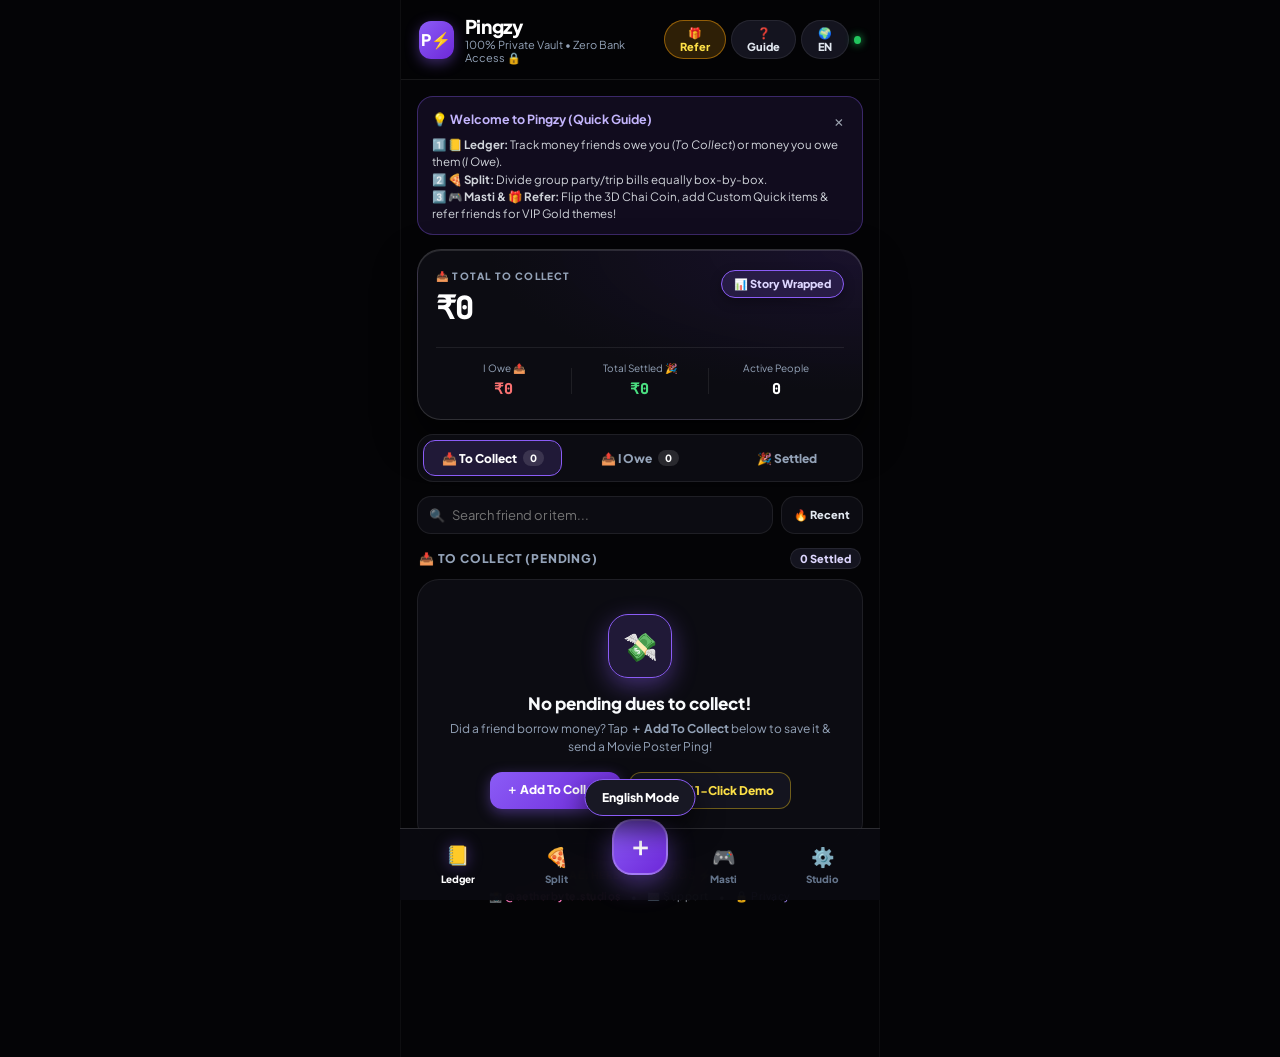
<file: index.html>
<!DOCTYPE html>
<html lang="en">
<head>
    <meta charset="UTF-8">
    <meta http-equiv="Content-Type" content="text/html; charset=utf-8">
    <meta name="viewport" content="width=device-width, initial-scale=1.0, maximum-scale=1.0, user-scalable=no">
    <meta name="theme-color" content="#050507" id="metaThemeColor">
    <title>Pingzy &#9889; &mdash; Smart Split, Ledger &amp; Meme Pings</title>
    <link rel="preconnect" href="https://fonts.googleapis.com">
    <link rel="preconnect" href="https://fonts.gstatic.com" crossorigin>
    <link href="https://fonts.googleapis.com/css2?family=JetBrains+Mono:wght@700;800&family=Plus+Jakarta+Sans:wght@500;600;700;800;900&display=swap" rel="stylesheet">
    <link rel="manifest" href="manifest.json">
    <link rel="stylesheet" href="style.css?v=21">
    <style>
        /* Fit all 5 Ping Tone buttons cleanly without clipping */
        #mainVibeGrid {
            display: grid !important;
            grid-template-columns: repeat(5, minmax(0, 1fr)) !important;
            gap: 6px !important;
            margin-bottom: 16px !important;
        }
        #mainVibeGrid .vibe {
            padding: 8px 2px !important;
            font-size: 11px !important;
            overflow: visible !important;
            white-space: nowrap !important;
        }
        #mainVibeGrid .vibe span {
            display: block !important;
            font-size: 10px !important;
            margin-top: 3px !important;
        }
        #addModal .modal.bottom-sheet,
        #splitCalcModal .modal.bottom-sheet,
        #reminderModal .modal.bottom-sheet {
            padding-bottom: 28px !important;
            max-height: 92vh !important;
            overflow-y: auto !important;
        }

        /* VIP Royal Gold App Color Theme Override */
        body.vip-gold-theme {
            --primary: #f59e0b !important;
            --primary-light: #fde047 !important;
        }
        body.vip-gold-theme .hero-vault-card {
            background: linear-gradient(135deg, #271a02 0%, #0c0902 60%, #1f1401 100%) !important;
            border: 1.5px solid rgba(250, 204, 21, 0.55) !important;
            box-shadow: 0 12px 35px rgba(245, 158, 11, 0.22) !important;
        }
        body.vip-gold-theme .fab-add-btn,
        body.vip-gold-theme .generate-button {
            background: linear-gradient(135deg, #f59e0b, #b45309) !important;
            color: #050507 !important;
            font-weight: 900 !important;
        }
        body.vip-gold-theme .app-logo-badge {
            background: linear-gradient(135deg, #facc15, #d97706) !important;
            color: #050507 !important;
        }

        /* Masti Zone Cards & Grid */
        .masti-hero-banner {
            background: linear-gradient(135deg, rgba(245, 158, 11, 0.18), rgba(139, 92, 246, 0.18));
            border: 1px solid rgba(245, 158, 11, 0.45);
            border-radius: 20px;
            padding: 16px;
            margin-bottom: 14px;
            text-align: center;
        }
        .masti-card {
            background: rgba(18, 18, 28, 0.95);
            border: 1px solid rgba(255, 255, 255, 0.09);
            border-radius: 20px;
            padding: 16px;
            margin-bottom: 14px;
            box-shadow: 0 8px 24px rgba(0, 0, 0, 0.5);
        }
        .masti-card-title {
            font-size: 15px;
            font-weight: 800;
            color: #fff;
            margin-bottom: 4px;
            display: flex;
            align-items: center;
            justify-content: space-between;
        }
        .masti-card-desc {
            font-size: 11.5px;
            color: #9ca3af;
            line-height: 1.45;
            margin-bottom: 12px;
        }

        /* Tapri Grid & Custom Item Creator */
        .tapri-menu-grid {
            display: grid;
            grid-template-columns: repeat(2, 1fr);
            gap: 8px;
        }
        .tapri-item-btn {
            background: rgba(245, 158, 11, 0.1);
            border: 1px solid rgba(245, 158, 11, 0.35);
            color: #fde68a;
            padding: 10px 10px;
            border-radius: 14px;
            font-size: 12px;
            font-weight: 800;
            cursor: pointer;
            display: flex;
            align-items: center;
            justify-content: space-between;
            transition: 0.15s;
            position: relative;
        }
        .tapri-item-btn:active {
            transform: scale(0.96);
            background: #f59e0b;
            color: #050507;
        }
        .custom-tapri-del {
            background: rgba(239, 68, 68, 0.25);
            color: #fca5a5;
            border: none;
            border-radius: 6px;
            padding: 2px 6px;
            font-size: 11px;
            font-weight: 900;
            margin-left: 6px;
            cursor: pointer;
        }
        .custom-tapri-creator {
            margin-top: 12px;
            padding-top: 12px;
            border-top: 1px dashed rgba(255, 255, 255, 0.12);
        }
        .custom-tapri-row {
            display: flex;
            gap: 6px;
            margin-top: 6px;
        }

        /* 3D Coin Flip Box (Always lands at 0deg mod 360 so text is NEVER mirrored!) */
        .coin-stage {
            perspective: 900px;
            margin: 12px auto;
            width: 118px;
            height: 118px;
        }
        .coin-circle {
            width: 118px;
            height: 118px;
            border-radius: 50%;
            background: radial-gradient(circle at 30% 30%, #fef08a, #f59e0b, #b45309);
            border: 4px solid #fde047;
            box-shadow: 0 10px 28px rgba(245, 158, 11, 0.45);
            display: flex;
            flex-direction: column;
            align-items: center;
            justify-content: center;
            font-family: 'JetBrains Mono', monospace;
            font-size: 15px;
            font-weight: 900;
            color: #451a03;
            cursor: pointer;
            user-select: none;
            transition: transform 0.78s cubic-bezier(0.22, 1, 0.36, 1);
            backface-visibility: visible;
        }

        /* Refer & Win Progress Bar & Step Cards */
        .refer-progress-track {
            width: 100%;
            height: 10px;
            background: rgba(255, 255, 255, 0.08);
            border-radius: 99px;
            overflow: hidden;
            margin: 10px 0;
        }
        .refer-progress-fill {
            height: 100%;
            background: linear-gradient(90deg, #10b981, #f59e0b);
            width: 0%;
            transition: width 0.4s ease;
        }
        .reward-tier-row {
            display: flex;
            align-items: center;
            justify-content: space-between;
            background: rgba(255, 255, 255, 0.04);
            border: 1px solid rgba(255, 255, 255, 0.08);
            padding: 8px 12px;
            border-radius: 10px;
            margin-bottom: 6px;
            font-size: 11.5px;
        }
        .reward-tier-row.unlocked {
            border-color: rgba(16, 185, 129, 0.5);
            background: rgba(16, 185, 129, 0.1);
        }
        .refer-step-box {
            background: rgba(139, 92, 246, 0.08);
            border: 1px solid rgba(139, 92, 246, 0.3);
            border-radius: 14px;
            padding: 10px 12px;
            margin-bottom: 8px;
            text-align: left;
            font-size: 12px;
            line-height: 1.45;
            color: #e5e7eb;
        }

        /* Voice Vasooli Siren Button */
        .voice-roast-btn {
            width: 100%;
            background: linear-gradient(135deg, rgba(239, 68, 68, 0.25), rgba(245, 158, 11, 0.22));
            border: 1.5px solid #f87171;
            color: #fef08a;
            padding: 10px 14px;
            border-radius: 12px;
            font-size: 12.5px;
            font-weight: 800;
            cursor: pointer;
            margin-bottom: 10px;
            display: flex;
            align-items: center;
            justify-content: center;
            gap: 8px;
            box-shadow: 0 4px 16px rgba(239, 68, 68, 0.25);
        }

        /* Interactive Movie Poster Studio Styling */
        #stickerPreviewImg {
            width: 100%;
            border-radius: 14px;
            cursor: pointer;
            transition: transform 0.22s cubic-bezier(0.34, 1.56, 0.64, 1), box-shadow 0.22s ease;
            box-shadow: 0 10px 30px rgba(0, 0, 0, 0.8);
            border: 1.5px solid rgba(245, 158, 11, 0.55);
        }
        #stickerPreviewImg.pop-anim {
            transform: scale(0.95) rotate(-1.5deg);
        }
        .interactive-sticker-controls, .prop-controls-bar, .dialogue-pack-bar {
            display: flex;
            gap: 6px;
            overflow-x: auto;
            padding: 5px 2px 7px 2px;
            scrollbar-width: none;
        }
        .interactive-sticker-controls::-webkit-scrollbar,
        .prop-controls-bar::-webkit-scrollbar,
        .dialogue-pack-bar::-webkit-scrollbar {
            display: none;
        }
        .isticker-btn {
            white-space: nowrap;
            background: rgba(139, 92, 246, 0.14);
            border: 1px solid rgba(139, 92, 246, 0.4);
            color: #ddd6fe;
            padding: 7px 12px;
            border-radius: 99px;
            font-size: 11px;
            font-weight: 700;
            cursor: pointer;
        }
        .isticker-btn.active {
            background: linear-gradient(135deg, #8b5cf6, #6d28d9);
            color: #fff;
            border-color: #c4b5fd;
        }
        .isticker-btn.vip-locked {
            background: rgba(245, 158, 11, 0.15);
            border: 1px dashed #fbbf24;
            color: #fde047;
        }
        .prop-btn {
            white-space: nowrap;
            background: rgba(245, 158, 11, 0.12);
            border: 1px solid rgba(245, 158, 11, 0.4);
            color: #fde68a;
            padding: 6px 11px;
            border-radius: 10px;
            font-size: 11px;
            font-weight: 700;
            cursor: pointer;
        }
        .prop-btn.active {
            background: linear-gradient(135deg, #f59e0b, #d97706);
            color: #050507;
            border-color: #fef08a;
            font-weight: 800;
        }
        .photo-upload-bar {
            display: flex;
            gap: 6px;
            margin: 8px 0;
        }
        .photo-upload-btn {
            flex: 1;
            background: linear-gradient(135deg, rgba(16, 185, 129, 0.22), rgba(5, 150, 105, 0.15));
            border: 1px dashed #10b981;
            color: #a7f3d0;
            padding: 9px 10px;
            border-radius: 12px;
            font-size: 11.5px;
            font-weight: 800;
            cursor: pointer;
            display: flex;
            align-items: center;
            justify-content: center;
            gap: 5px;
            text-align: center;
        }
        .photo-filter-btn {
            background: rgba(139, 92, 246, 0.18);
            border: 1px solid rgba(139, 92, 246, 0.5);
            color: #ddd6fe;
            padding: 9px 10px;
            border-radius: 12px;
            font-size: 11px;
            font-weight: 800;
            cursor: pointer;
            white-space: nowrap;
        }
        .photo-remove-btn {
            background: rgba(239, 68, 68, 0.18);
            border: 1px solid rgba(239, 68, 68, 0.5);
            color: #fca5a5;
            padding: 9px 10px;
            border-radius: 12px;
            font-size: 11px;
            font-weight: 800;
            cursor: pointer;
            display: none;
        }
        .stamp-cycler-bar {
            display: flex;
            gap: 6px;
            margin-bottom: 8px;
        }
        .stamp-action-pill {
            flex: 1;
            background: rgba(245, 158, 11, 0.14);
            border: 1px solid rgba(245, 158, 11, 0.45);
            color: #fde68a;
            padding: 7px 10px;
            border-radius: 10px;
            font-size: 11px;
            font-weight: 700;
            cursor: pointer;
            text-align: center;
        }
        .pack-chip {
            white-space: nowrap;
            background: rgba(16, 185, 129, 0.12);
            border: 1px solid rgba(16, 185, 129, 0.38);
            color: #a7f3d0;
            padding: 5px 11px;
            border-radius: 99px;
            font-size: 11px;
            font-weight: 700;
            cursor: pointer;
        }

        /* Individual Friend Boxes in Split Modal */
        .friend-box-list {
            display: flex;
            flex-direction: column;
            gap: 8px;
            margin-top: 6px;
            margin-bottom: 10px;
        }
        .friend-box-row {
            display: flex;
            align-items: center;
            gap: 8px;
        }
        .friend-num-badge {
            background: rgba(139, 92, 246, 0.2);
            border: 1px solid rgba(139, 92, 246, 0.45);
            color: #c4b5fd;
            font-family: 'JetBrains Mono', monospace;
            font-size: 11px;
            font-weight: 800;
            width: 28px;
            height: 38px;
            border-radius: 10px;
            display: flex;
            align-items: center;
            justify-content: center;
            flex-shrink: 0;
        }
        .friend-box-input {
            flex: 1;
            margin: 0 !important;
            padding: 9px 12px !important;
            font-size: 13px !important;
            border-radius: 10px !important;
        }
        .friend-del-btn {
            background: rgba(239, 68, 68, 0.15);
            border: 1px solid rgba(239, 68, 68, 0.4);
            color: #fca5a5;
            width: 38px;
            height: 38px;
            border-radius: 10px;
            font-size: 15px;
            cursor: pointer;
            display: flex;
            align-items: center;
            justify-content: center;
            flex-shrink: 0;
        }
        .add-friend-box-btn {
            width: 100%;
            background: rgba(16, 185, 129, 0.14);
            border: 1px dashed rgba(16, 185, 129, 0.55);
            color: #6ee7b7;
            padding: 9px 12px;
            border-radius: 12px;
            font-size: 12px;
            font-weight: 800;
            cursor: pointer;
            margin-bottom: 12px;
        }

        /* Custom Modals */
        .contact-book-modal {
            display: none;
            position: fixed;
            inset: 0;
            background: rgba(0, 0, 0, 0.86);
            z-index: 100000;
            align-items: center;
            justify-content: center;
            padding: 16px;
            backdrop-filter: blur(6px);
        }
        .contact-book-card {
            background: #12121c;
            border: 1px solid rgba(139, 92, 246, 0.45);
            border-radius: 22px;
            width: 100%;
            max-width: 380px;
            padding: 18px;
            color: #fff;
            box-shadow: 0 14px 45px rgba(0,0,0,0.9);
            max-height: 90vh;
            overflow-y: auto;
        }
        .saved-contact-item {
            display: flex;
            justify-content: space-between;
            align-items: center;
            background: rgba(255,255,255,0.05);
            border: 1px solid rgba(255,255,255,0.08);
            padding: 10px 12px;
            border-radius: 12px;
            margin-bottom: 8px;
            cursor: pointer;
        }
        @keyframes sirenPulse {
            0%, 100% { border-color: #ef4444; box-shadow: 0 0 30px rgba(239, 68, 68, 0.6); }
            50% { border-color: #3b82f6; box-shadow: 0 0 30px rgba(59, 130, 246, 0.6); }
        }
        .siren-portal-card {
            animation: sirenPulse 1.2s infinite;
            border-width: 2.5px !important;
        }
    </style>
</head>
<body>

    <!-- CONFETTI CANVAS OVERLAY -->
    <canvas id="confettiCanvas" class="confetti-canvas"></canvas>

    <!-- STUDIO SPLASH SCREEN WITH AETHERBYTE LOGO -->
    <div id="splashScreen" class="splash-screen">
        <div class="splash-content" style="text-align: center;">
            <img src="./aetherbyte-logo.png" alt="AetherByte Studios" 
                 onerror="this.style.display='none'; document.getElementById('fallbackSplashLogo').style.display='flex';" 
                 style="width: 88px; height: 88px; border-radius: 22px; margin: 0 auto 14px auto; display: block; box-shadow: 0 8px 30px rgba(245, 158, 11, 0.4); border: 2px solid rgba(245, 158, 11, 0.6);">
            <div id="fallbackSplashLogo" class="splash-logo" style="display: none; margin: 0 auto 12px auto;">P&#9889;</div>
            <h1 class="splash-brand" style="font-size: 32px; margin-bottom: 4px;">Pingzy &#9889;</h1>
            <p class="splash-tagline" style="color: #fbbf24; font-weight: 800; letter-spacing: 1.5px; font-size: 11.5px;">
                BY AETHERBYTE STUDIOS
            </p>
            <div class="splash-loader" style="margin-top: 18px;"></div>
        </div>
    </div>

    <!-- APP SHELL -->
    <div class="app-shell">

        <!-- MINIMAL NATIVE APP HEADER (+ DEDICATED REFER BUTTON!) -->
        <header class="app-header">
            <div class="brand-row">
                <div class="app-logo-badge">P&#9889;</div>
                <div>
                    <div class="brand">Pingzy <span id="vipCrownBadge" style="display:none; font-size:13px;" title="VIP Vasooli King">👑</span></div>
                    <div class="tagline" id="appTagline">100% Private Vault &bull; Zero Bank Access &#128274;</div>
                </div>
            </div>
            <div class="header-right" style="display:flex; align-items:center; gap:5px;">
                <button type="button" class="mini-pill" onclick="openReferGuideModal()" style="background:rgba(245,158,11,0.18); border-color:rgba(245,158,11,0.5); color:#fde047;" title="Refer a Friend & Unlock VIP">&#127873; Refer</button>
                <button type="button" id="toggleGuideBtn" class="mini-pill" onclick="toggleQuickGuide()" title="How Pingzy Works">&#10067; Guide</button>
                <button type="button" id="quickLangBtn" class="mini-pill">&#127760; EN</button>
                <div class="status-dot" id="jsStatusDot" title="Offline Ready"></div>
            </div>
        </header>

        <!-- MAIN SCROLLABLE VIEWPORT -->
        <main class="app-viewport">

            <!-- ===============================================================
                 VIEW 1: CLEAN LEDGER / KHATA
            ================================================================ -->
            <div id="ledgerView" class="app-view active">

                <!-- BILINGUAL 3-STEP QUICK GUIDE -->
                <div id="pingzyQuickGuide" style="background: rgba(139, 92, 246, 0.1); border: 1px solid rgba(139, 92, 246, 0.35); border-radius: 16px; padding: 12px 14px; margin-bottom: 14px; font-size: 12px; line-height: 1.5; color: #e5e7eb;"></div>

                <!-- CRED-STYLE OLED HERO WALLET CARD -->
                <section class="hero-vault-card" id="heroVaultSection">
                    <div class="vault-top">
                        <div>
                            <span class="vault-label" id="vaultMainLabel">TOTAL TO COLLECT</span>
                            <div class="vault-big-amount" id="totalOwed">&#8377;0</div>
                        </div>
                        <button type="button" id="storyWrappedBtn" class="vault-chip" title="Preview & Share Khata Summary Card">
                            &#128202; Story Card
                        </button>
                    </div>
                    <div class="vault-stats-row">
                        <div class="vault-stat">
                            <span id="subStatLabel1">I Owe &#128228;</span>
                            <strong id="totalIOwe" style="color:#f87171;">&#8377;0</strong>
                        </div>
                        <div class="vault-divider"></div>
                        <div class="vault-stat">
                            <span>Total Settled &#127881;</span>
                            <strong id="totalRecovered" class="recovered-text">&#8377;0</strong>
                        </div>
                        <div class="vault-divider"></div>
                        <div class="vault-stat">
                            <span>Active People</span>
                            <strong id="totalPeople">0</strong>
                        </div>
                    </div>
                </section>

                <!-- 3 CLEAN SUB-TABS INSIDE KHATA: TO COLLECT | I OWE | SETTLED -->
                <div class="sub-tabs-row" id="ledgerSubTabs" style="grid-template-columns: repeat(3, 1fr);">
                    <button type="button" class="sub-tab active" data-subtab="pending" id="subTabCollectBtn">
                        &#128229; To Collect <span id="pendingCount" class="mini-count">0</span>
                    </button>
                    <button type="button" class="sub-tab" data-subtab="iowe" id="subTabIOweBtn">
                        &#128228; I Owe <span id="iOweCount" class="mini-count">0</span>
                    </button>
                    <button type="button" class="sub-tab" id="subTabSettledBtn">
                        &#127881; Settled
                    </button>
                </div>

                <!-- SEARCH & FILTER BAR -->
                <div class="search-sort-bar">
                    <div class="search-box">
                        <span class="search-icon">&#128269;</span>
                        <input id="searchInput" type="text" placeholder="Search friend or item...">
                    </div>
                    <button type="button" id="sortToggleBtn" class="sort-chip" title="Toggle Sort Order">
                        &#128293; Recent
                    </button>
                </div>

                <!-- SECTION HEADER -->
                <div class="list-section-head">
                    <span id="currentViewTitle">To Collect (Pending)</span>
                    <span id="paidCount" class="count-pill">0 Settled</span>
                </div>

                <!-- CARDS LIST -->
                <div id="debtsList" class="cards-container">
                    <div class="empty-state" id="emptyState">
                        <div class="empty-glow-circle" id="emptyIcon">&#9889;</div>
                        <h3 id="emptyTitle">No pending dues to collect!</h3>
                        <p id="emptyDesc">
                            Tap <b>&#65291;</b> below to add a split, or load a sample<br>
                            card to test Movie Posters &amp; Excuse Buster!
                        </p>
                        <div class="empty-actions">
                            <button id="firstReminderBtn" type="button" class="small-button">
                                &#65291; Add To Collect
                            </button>
                            <button id="loadDemoBtn" type="button" class="demo-button">
                                &#10024; Load 1-Click Demo
                            </button>
                        </div>
                    </div>
                </div>

                <!-- MAIN SCREEN STUDIO FOOTER -->
                <div style="text-align:center; padding: 24px 10px 42px 10px; font-family: 'JetBrains Mono', monospace; font-size: 10.5px; color: #9ca3af; letter-spacing: 0.5px;">
                    <span style="color: #f59e0b; font-weight: 800;">&#10022; AETHERBYTE STUDIOS &#9889; &#10022;</span><br>
                    <div style="margin-top:7px; display:flex; justify-content:center; align-items:center; gap:10px; flex-wrap:wrap;">
                        <a href="https://instagram.com/aetherbyte.studios" target="_blank" rel="noopener" style="color: #f472b6; text-decoration: none; font-weight:700;">&#128248; @aetherbyte.studios</a>
                        <span>&bull;</span>
                        <a href="mailto:official.aetherbyte@gmail.com" style="color: #9ca3af; text-decoration: none;">&#9993;&#65039; Support</a>
                        <span>&bull;</span>
                        <a href="./privacy.html" style="color: #a78bfa; text-decoration: none;">&#128274; Privacy</a>
                    </div>
                </div>

            </div>

            <!-- ===============================================================
                 VIEW 2: DOST MASTI ZONE (FUN, COIN TOSS, CUSTOM TAPRI & REFER)
            ================================================================ -->
            <div id="mastiView" class="app-view">
                <div class="masti-hero-banner">
                    <div style="font-size:11px; font-family:'JetBrains Mono',monospace; color:#fbbf24; font-weight:800;">&#127918; AETHERBYTE FUN ZONE</div>
                    <h2 style="font-size:20px; font-weight:900; color:#fff; margin:4px 0;">Friends Fun &amp; Tapri Zone &#128293;</h2>
                    <p style="font-size:11.5px; color:#d1d5db; margin:0;">
                        Flip the 3D Chai Coin, create Custom Quick items, and unlock 24K Gold VIP Themes!
                    </p>
                </div>

                <!-- 1. FIXED MULTI-SPIN CHAI COIN TOSS (Never Mirrored / Ulta!) -->
                <div class="masti-card" style="text-align:center; border-color:rgba(245,158,11,0.4);">
                    <div class="masti-card-title" style="justify-content:center; gap:6px; color:#fde047;">
                        &#129689; 3D Chai &amp; Party Coin Toss
                    </div>
                    <p class="masti-card-desc">
                        Deciding who pays for Chai or Momos today? Tap the coin &mdash; spins 5 full turns every time with 16+ fun outcomes!
                    </p>
                    <div class="coin-stage">
                        <div id="coin3DBox" class="coin-circle" onclick="flipChaiCoin()">
                            <span style="font-size:22px;">&#129689;</span>
                            <span style="font-size:13px; margin-top:2px;">TAP TOSS</span>
                        </div>
                    </div>
                    <div id="coinFlipCountBadge" style="font-family:'JetBrains Mono',monospace; font-size:10.5px; color:#fbbf24; margin-bottom:4px;">
                        Toss #0 &bull; Ready to Flip
                    </div>
                    <div id="coinResultText" style="background:rgba(255,255,255,0.04); border:1px solid rgba(255,255,255,0.1); border-radius:12px; padding:10px 12px; font-size:13px; font-weight:800; color:#6ee7b7; min-height:44px; display:flex; align-items:center; justify-content:center; margin-bottom:12px;">
                        Touch the coin or tap the button below! &#9889;
                    </div>
                    <button type="button" onclick="flipChaiCoin()" class="generate-button" style="width:100%; padding:11px;">
                        &#127922; Flip Coin Now (Uchhalo Sikka!)
                    </button>
                </div>

                <!-- 2. DEDICATED REFER A FRIEND & VIP UNLOCK CARD -->
                <div class="masti-card" style="border-color:rgba(16,185,129,0.45);">
                    <div class="masti-card-title">
                        <span style="color:#6ee7b7;">&#127873; Refer Friends &amp; Unlock VIP</span>
                        <button type="button" onclick="openReferGuideModal()" style="background:rgba(245,158,11,0.2); border:1px solid #f59e0b; color:#fde047; border-radius:99px; padding:3px 9px; font-size:10.5px; font-weight:800; cursor:pointer;">
                            &#10067; How It Works
                        </button>
                    </div>
                    <p class="masti-card-desc">
                        Share Pingzy with 3 friends on WhatsApp (or when 1 friend sends back your VIP Gift Link) to unlock exclusive items:
                    </p>
                    <div class="refer-progress-track">
                        <div id="referProgressFill" class="refer-progress-fill"></div>
                    </div>
                    <div id="rewardTier1" class="reward-tier-row">
                        <span>1&#65039;&#8419; <b>1 Share:</b> "Vasooli King 👑" Header Crown</span>
                        <span class="tier-status" style="color:#9ca3af; font-weight:700;">&#128274; Locked</span>
                    </div>
                    <div id="rewardTier2" class="reward-tier-row">
                        <span>2&#65039;&#8419; <b>2 Shares:</b> KGF Royal Gold VIP Movie Poster &#127916;</span>
                        <span class="tier-status" style="color:#9ca3af; font-weight:700;">&#128274; Locked</span>
                    </div>
                    <div id="rewardTier3" class="reward-tier-row">
                        <span>3&#65039;&#8419; <b>3 Shares:</b> 24K Royal Gold App Color Theme &#127912;</span>
                        <span class="tier-status" style="color:#9ca3af; font-weight:700;">&#128274; Locked</span>
                    </div>
                    <div style="display:flex; gap:8px; margin-top:10px;">
                        <button type="button" onclick="referFriendOnWhatsApp()" class="generate-button" style="flex:1.4; padding:11px; background:linear-gradient(135deg, #10b981, #059669); font-weight:900;">
                            &#128172; Share on WhatsApp (+1 Pt)
                        </button>
                        <button type="button" onclick="openReferGuideModal()" class="studio-action-btn" style="flex:1; padding:11px;">
                            &#128214; Full Guide
                        </button>
                    </div>
                </div>

                <!-- 3. 1-TAP TAPRI QUICK MENU + UNLIMITED CUSTOM BUTTON CREATOR -->
                <div class="masti-card">
                    <div class="masti-card-title">
                        <span style="color:#c4b5fd;">&#9749; 1-Tap Quick Add + Custom Menu</span>
                        <span style="font-size:10.5px; color:#a78bfa;">Instant Fill</span>
                    </div>
                    <p class="masti-card-desc">
                        <b>How this works:</b> Tap any daily item below (Chai, Maggi, Samosa) to auto-fill its price &amp; name into a new entry! You can also create your own custom buttons below:
                    </p>

                    <div id="tapriDynamicGrid" class="tapri-menu-grid"></div>

                    <div class="custom-tapri-creator">
                        <div style="font-size:11px; color:#fde047; font-weight:800;">&#10133; Create Your Own Custom Quick Button:</div>
                        <div class="custom-tapri-row">
                            <input id="customTapriName" type="text" placeholder="Item (e.g. Egg Roll 🌯, Biryani)" style="flex:1.4; margin:0; padding:8px 10px; font-size:12px; border-radius:10px;">
                            <input id="customTapriAmt" type="number" min="1" placeholder="₹ Price" style="flex:0.8; margin:0; padding:8px 10px; font-size:12px; border-radius:10px;">
                            <button type="button" onclick="addCustomTapriItem()" class="upi-save-btn" style="padding:8px 12px; font-size:12px; border-radius:10px; white-space:nowrap;">
                                + Add
                            </button>
                        </div>
                    </div>
                </div>

                <!-- 4. VIJAY MALLYA DEFAULTER LEADERBOARD -->
                <div class="masti-card" style="border-color:rgba(239,68,68,0.4);">
                    <div class="masti-card-title">
                        <span style="color:#fca5a5;">&#127942; Group Defaulter Leaderboard</span>
                        <span style="font-size:11px; color:#f87171;">Hall of Shame</span>
                    </div>
                    <p class="masti-card-desc">
                        See who owes you the most money right now and share the <b>"Hall of Shame"</b> poster in your WhatsApp group!
                    </p>
                    <div id="inlineShamePreview" style="margin-bottom:10px;"></div>
                    <button type="button" onclick="openHallOfShameModal()" class="generate-button" style="width:100%; padding:11px; background:linear-gradient(135deg, #ef4444, #b91c1c);">
                        &#128680; View Leaderboard &amp; Share Poster
                    </button>
                </div>
            </div>

            <!-- ===============================================================
                 VIEW 3: STUDIO HUB (SETTINGS, THEMES + LOCKED VIP GOLD THEME)
            ================================================================ -->
            <div id="studioView" class="app-view">
                <div class="studio-section">
                    <h3 class="studio-heading">&#127912; AETHERBYTE Studio Themes</h3>
                    <p class="studio-sub">Choose your signature pitch-black dark mode aesthetic</p>
                    <div class="theme-selector-grid">
                        <button type="button" class="theme-card active" data-theme="purple">
                            <span class="swatch swatch-purple"></span>
                            <strong>Cyber Purple</strong>
                        </button>
                        <button type="button" class="theme-card" data-theme="emerald">
                            <span class="swatch swatch-emerald"></span>
                            <strong>Emerald Cash</strong>
                        </button>
                        <button type="button" class="theme-card" data-theme="red">
                            <span class="swatch swatch-red"></span>
                            <strong>Crimson Surge</strong>
                        </button>
                        <button type="button" class="theme-card" data-theme="ocean">
                            <span class="swatch swatch-ocean"></span>
                            <strong>Midnight Ocean</strong>
                        </button>
                        <!-- 5th EXCLUSIVE VIP ROYAL GOLD THEME -->
                        <button type="button" class="theme-card" id="vipGoldThemeCard" onclick="selectVipGoldAppTheme()" style="grid-column: span 2; border: 1px dashed rgba(250, 204, 21, 0.6); background: rgba(245, 158, 11, 0.08);">
                            <span class="swatch" style="background: linear-gradient(135deg, #fef08a, #f59e0b, #b45309);"></span>
                            <strong id="vipGoldThemeLabel" style="color: #fde047;">&#128274; 24K Royal Gold VIP (Refer 3 Friends to Unlock)</strong>
                        </button>
                    </div>
                </div>

                <div class="studio-section">
                    <h3 class="studio-heading">&#9889; 1-Tap UPI Link &amp; Live QR</h3>
                    <p class="studio-sub">Add your UPI ID to generate instant Scan-to-Pay QR codes and Magic Vasooli payment links (Stored 100% on your phone)</p>
                    <div class="upi-input-row">
                        <input id="userUpiInput" type="text" placeholder="e.g. yourname@okaxis">
                        <button type="button" id="saveUpiBtn" class="upi-save-btn">Save</button>
                    </div>
                </div>

                <div class="studio-section">
                    <h3 class="studio-heading">&#128190; Data Safety &amp; Backup</h3>
                    <p class="studio-sub">Export your ledger to a secure JSON file or restore anytime</p>
                    <div class="backup-grid">
                        <button type="button" id="exportDataBtn" class="studio-action-btn">
                            &#11015;&#65039; Backup Ledger (.JSON)
                        </button>
                        <label for="importFileBox" class="studio-action-btn">
                            &#128194; Restore Backup
                        </label>
                        <input type="file" id="importFileBox" accept=".json" style="display: none;">
                    </div>
                </div>

                <div class="studio-section">
                    <h3 class="studio-heading">&#9881;&#65039; App Preferences &amp; 45-60 Min Smart Alerts</h3>
                    <div class="pref-row">
                        <span>Language Mode (English / Hinglish)</span>
                        <button type="button" id="langToggleBtn" class="pref-toggle-btn">&#127760; English</button>
                    </div>
                    <div class="pref-row" style="margin-top: 10px;">
                        <div>
                            <div style="font-weight:700;">Smart Due Alerts (Every 45&ndash;60 Min)</div>
                            <div id="notifStatusSub" style="font-size:10.5px; color:#9ca3af;">Reminds you about pending friends every ~50 mins</div>
                        </div>
                        <div style="display:flex; gap:6px; align-items:center;">
                            <button type="button" id="testNotifNowBtn" class="pref-toggle-btn" style="background:rgba(245,158,11,0.15); border-color:rgba(245,158,11,0.45); color:#fde68a; padding:6px 10px; font-size:11px;" title="Send Test Notification Right Now">
                                &#9889; Test
                            </button>
                            <button type="button" id="notifBtn" class="pref-toggle-btn">&#128277; OFF</button>
                        </div>
                    </div>
                </div>

                <!-- OFFICIAL STUDIO, INSTAGRAM & HARSH RAJ CREDITS CARD -->
                <div class="studio-section" style="border: 1px solid rgba(245, 158, 11, 0.35); background: rgba(245, 158, 11, 0.05);">
                    <h3 class="studio-heading" style="color: #fbbf24;">&#9889; About AetherByte Studios</h3>
                    <p class="studio-sub" style="margin-bottom: 10px;">
                        <b>Pingzy v1.0</b> &mdash; Smart Ledger, Group Bill Splitter &amp; Interactive Movie Poster Reminder.<br>
                        <span style="color: #fde68a; font-weight: 700;">&#10022; Engineered by Harsh Raj &#10022;</span>
                    </p>
                    <div style="font-size: 12px; color: #d1d5db; line-height: 1.85;">
                        &#128248; Instagram: <a href="https://instagram.com/aetherbyte.studios" target="_blank" rel="noopener" style="color: #f472b6; text-decoration: none; font-weight: 700;">@aetherbyte.studios</a><br>
                        &#128231; Official Email: <a href="mailto:official.aetherbyte@gmail.com" style="color: #a78bfa; text-decoration: none; font-weight: 700;">official.aetherbyte@gmail.com</a><br>
                        &#128274; Legal &amp; Data Safety: <a href="./privacy.html" style="color: #a78bfa; text-decoration: none; font-weight: 700;">Read Privacy Policy</a>
                    </div>
                </div>

                <p class="compliance-note" style="padding-bottom: 30px;">
                    Pingzy is a personal split tracker &amp; reminder utility. It does not provide loans or process payments.<br>
                    <span style="color:#f59e0b; font-weight:700;">&copy; 2026 AetherByte Studios</span>
                </p>
            </div>

        </main>

        <!-- NATIVE BOTTOM NAVIGATION DOCK: LEDGER | SPLIT | + | MASTI | STUDIO -->
        <nav class="bottom-nav-dock">
            <button type="button" class="nav-item active" id="navPendingBtn">
                <span class="nav-icon">&#128210;</span>
                <span class="nav-label">Ledger</span>
            </button>

            <button type="button" class="nav-item" id="openSplitCalcBtn">
                <span class="nav-icon">&#127829;</span>
                <span class="nav-label" id="navSplitLabel">Split</span>
            </button>

            <div class="fab-wrapper">
                <button type="button" id="addMoneyBtn" class="fab-add-btn" title="Add Entry">
                    &#65291;
                </button>
            </div>

            <button type="button" class="nav-item" id="navMastiBtn">
                <span class="nav-icon">&#127918;</span>
                <span class="nav-label">Masti</span>
            </button>

            <button type="button" id="navPaidBtn" style="display:none;"></button>

            <button type="button" class="nav-item" id="navStudioBtn">
                <span class="nav-icon">&#9881;&#65039;</span>
                <span class="nav-label">Studio</span>
            </button>
        </nav>

    </div>

    <!-- =====================================================================
         NEW DEDICATED MODAL: REFER A FRIEND & HOW IT WORKS GUIDE
    ====================================================================== -->
    <div id="referGuideModal" class="contact-book-modal">
        <div class="contact-book-card">
            <div style="display:flex; justify-content:space-between; align-items:center; margin-bottom:8px;">
                <h3 style="margin:0; font-size:17px; color:#fde047;">&#127873; Refer &amp; Unlock VIP Guide</h3>
                <button type="button" onclick="closeReferGuideModal()" style="background:none; border:none; color:#9ca3af; font-size:22px; cursor:pointer;">&times;</button>
            </div>
            <p style="font-size:11.5px; color:#9ca3af; margin:0 0 10px 0; line-height:1.45;">
                Because Pingzy is a <b>100% Private Vault</b> (no tracking servers), here is how our <b>2-Way Referral System</b> works:
            </p>

            <div class="refer-step-box">
                <strong style="color:#6ee7b7;">1&#65039;&#8419; Step 1: Send Invite on WhatsApp (+1 Point)</strong><br>
                Tap the green button below to share your Pingzy invite link with a friend or group. You immediately get <b>+1 Point</b>!
            </div>

            <div class="refer-step-box">
                <strong style="color:#fde047;">2&#65039;&#8419; Step 2: Friend Opens &amp; Sends Return Gift</strong><br>
                When your friend opens your link, a special popup appears on their screen with a button: <b>"🎁 Send Free VIP Unlock Gift Back to Friend"</b>.
            </div>

            <div class="refer-step-box">
                <strong style="color:#c4b5fd;">3&#65039;&#8419; Step 3: Instant VIP Unlock! &#128081;</strong><br>
                Either share with 3 friends (<b>3/3 Points</b>) OR click the Return Gift Link your friend sends back on WhatsApp to unlock the <b>KGF Royal Gold Poster</b> &amp; <b>24K Gold App Theme</b>!
            </div>

            <div style="background:rgba(16,185,129,0.1); border:1px solid rgba(16,185,129,0.35); border-radius:12px; padding:10px; text-align:center; margin:10px 0;">
                <div style="font-size:11px; color:#a7f3d0; font-weight:800;">YOUR CURRENT REFER STATUS:</div>
                <div id="modalReferStatusText" style="font-family:'JetBrains Mono',monospace; font-size:16px; font-weight:900; color:#4ade80; margin-top:2px;">
                    0 / 3 Points
                </div>
            </div>

            <button type="button" onclick="referFriendOnWhatsApp()" class="generate-button" style="width:100%; padding:12px; background:linear-gradient(135deg, #10b981, #059669); font-weight:900; margin-bottom:8px;">
                &#128172; Share Invite on WhatsApp Now (+1 Pt)
            </button>
            <button type="button" onclick="closeReferGuideModal()" style="width:100%; background:none; border:1px solid rgba(255,255,255,0.15); color:#9ca3af; padding:8px; border-radius:10px; font-size:12px; cursor:pointer;">
                Close Guide
            </button>
        </div>
    </div>

    <!-- STORY CARD (SUM-UP) PREVIEW MODAL -->
    <div id="storyPreviewModal" class="contact-book-modal">
        <div class="contact-book-card" style="text-align:center;">
            <div style="display:flex; justify-content:space-between; align-items:center; margin-bottom:8px;">
                <h3 style="margin:0; font-size:16px; color:#fde047;">&#128202; Ledger Summary Story Card</h3>
                <button type="button" onclick="closeStoryPreviewModal()" style="background:none; border:none; color:#9ca3af; font-size:22px; cursor:pointer;">&times;</button>
            </div>
            <p style="font-size:11.5px; color:#9ca3af; margin:0 0 10px 0;">
                Preview your 9:16 Summary Card before sharing or downloading:
            </p>
            <img id="storyPreviewImg" alt="Story Summary Preview" style="width:100%; max-height:330px; object-fit:contain; border-radius:14px; border:1px solid rgba(245,158,11,0.4); margin-bottom:12px; background:#050507;" />
            <div style="display:flex; gap:8px;">
                <button type="button" onclick="shareStorySummaryCard()" class="generate-button" style="flex:1.2; padding:11px; background:linear-gradient(135deg, #10b981, #059669); font-weight:800;">
                    &#128248; Share Story
                </button>
                <button type="button" onclick="downloadStorySummaryCard()" class="studio-action-btn" style="flex:1; padding:11px;">
                    &#11015;&#65039; Download PNG
                </button>
            </div>
            <button type="button" onclick="closeStoryPreviewModal()" style="width:100%; margin-top:8px; background:none; border:1px solid rgba(255,255,255,0.15); color:#9ca3af; padding:8px; border-radius:10px; font-size:12px; cursor:pointer;">
                Close Preview
            </button>
        </div>
    </div>

    <!-- 1. ADD ENTRY BOTTOM SHEET MODAL -->
    <div class="modal-overlay" id="addModal">
        <div class="modal bottom-sheet">
            <div class="sheet-handle"></div>
            <div class="modal-header">
                <div>
                    <h2 id="addModalTitle">New Ledger Entry</h2>
                    <p id="addModalSub">Auto cross-cuts if the friend already exists &#9889;</p>
                </div>
                <button id="closeAddBtn" class="close-button">&times;</button>
            </div>

            <div class="type-switch-bar">
                <button type="button" class="type-switch-btn active" id="typeCollectBtn">&#128229; To Collect (Lena Hai)</button>
                <button type="button" class="type-switch-btn" id="typeIOweBtn">&#128228; I Owe (Dena Hai)</button>
            </div>

            <div class="label-row">
                <label style="margin:0;">Contact Name</label>
                <button type="button" id="pickContactBtn" class="contact-picker-btn">
                    &#128210; Contacts
                </button>
            </div>
            <input id="personName" type="text" autocomplete="name" placeholder="e.g. Rohan">
            <div id="personError" class="field-error">Please enter a name</div>

            <div id="recentFriendsBar" class="quick-chips-row" style="margin-top:6px;"></div>

            <label>Phone Number <span class="optional">(for direct SMS / WhatsApp)</span></label>
            <input id="personPhone" type="tel" inputmode="numeric" maxlength="10" autocomplete="tel" placeholder="10-digit mobile number">

            <label id="amountFieldLabel">Amount (&#8377;)</label>
            <input id="amount" type="number" min="1" placeholder="500">
            <div id="amountError" class="field-error">Enter a valid amount (&#8377;1+)</div>

            <div class="quick-chips-row" style="margin-top:6px;">
                <button type="button" class="amt-chip" data-addamt="50">+&#8377;50</button>
                <button type="button" class="amt-chip" data-addamt="100">+&#8377;100</button>
                <button type="button" class="amt-chip" data-addamt="200">+&#8377;200</button>
                <button type="button" class="amt-chip" data-addamt="500">+&#8377;500</button>
            </div>

            <label>Note / Item <span class="optional">(optional)</span></label>
            <input id="reason" type="text" placeholder="Momos, Dinner split, Goa trip...">

            <div class="date-time-row">
                <div class="date-col">
                    <label>Reminder date <span class="optional">(optional)</span></label>
                    <input id="dueDate" type="date" min="2020-01-01" max="2099-12-31">
                    <div id="dateError" class="field-error">Year must be 4 digits (2020&ndash;2099)</div>
                </div>
                <div class="time-col">
                    <label>Time <span class="optional">(optional)</span></label>
                    <input id="dueTime" type="time">
                </div>
            </div>

            <label>Ping Tone <span class="optional">(Polite is safe default)</span></label>
            <div class="vibe-grid" id="mainVibeGrid">
                <button type="button" class="vibe active" data-vibe="soft">&#128578;<span>Polite</span></button>
                <button type="button" class="vibe" data-vibe="funny">&#128514;<span>Funny</span></button>
                <button type="button" class="vibe" data-vibe="filmy">&#127916;<span>Filmy</span></button>
                <button type="button" class="vibe" data-vibe="savage">&#128520;<span>Strict</span></button>
                <button type="button" class="vibe" data-vibe="professional">&#128188;<span>Formal</span></button>
            </div>

            <button id="createReminderBtn" class="generate-button">
                Save &amp; Prepare Ping &#9889;
            </button>
        </div>
    </div>

    <!-- IN-APP SMART CONTACTS DRAWER -->
    <div id="smartContactModal" class="contact-book-modal">
        <div class="contact-book-card">
            <div style="display:flex; justify-content:space-between; align-items:center; margin-bottom:10px;">
                <h3 style="margin:0; font-size:16px; color:#c4b5fd;">&#128210; Quick Contacts Book</h3>
                <button type="button" onclick="closeSmartContactModal()" style="background:none; border:none; color:#9ca3af; font-size:20px; cursor:pointer;">&times;</button>
            </div>
            <p style="font-size:11.5px; color:#9ca3af; margin:0 0 12px 0; line-height:1.4;">
                Tap a saved friend below, or save once to pick in 1-Tap anytime:
            </p>
            <div id="savedContactsList" style="max-height:180px; overflow-y:auto; margin-bottom:12px;"></div>
            <div style="border-top:1px solid rgba(255,255,255,0.1); padding-top:10px;">
                <div style="font-size:11px; color:#a78bfa; margin-bottom:6px; font-weight:700;">&#65291; Add Friend to Quick Book:</div>
                <input id="quickContactName" type="text" placeholder="Friend Name (e.g. Aman)" style="width:100%; margin-bottom:6px; padding:8px 10px; border-radius:10px; border:1px solid rgba(255,255,255,0.15); background:#09090f; color:#fff; font-size:13px;">
                <input id="quickContactPhone" type="tel" maxlength="10" inputmode="numeric" placeholder="10-digit WhatsApp Number" style="width:100%; margin-bottom:10px; padding:8px 10px; border-radius:10px; border:1px solid rgba(255,255,255,0.15); background:#09090f; color:#fff; font-size:13px;">
                <button type="button" onclick="saveAndSelectQuickContact()" class="generate-button" style="width:100%; padding:10px; font-size:13px;">
                    &#9989; Save &amp; Use Contact
                </button>
            </div>
        </div>
    </div>

    <!-- GROUP HALL OF SHAME MODAL -->
    <div id="hallOfShameModal" class="contact-book-modal">
        <div class="contact-book-card">
            <div style="display:flex; justify-content:space-between; align-items:center; margin-bottom:6px;">
                <h3 style="margin:0; font-size:16px; color:#fbbf24;">&#127942; Udhaar Hall of Shame</h3>
                <button type="button" onclick="closeHallOfShameModal()" style="background:none; border:none; color:#9ca3af; font-size:20px; cursor:pointer;">&times;</button>
            </div>
            <p style="font-size:11.5px; color:#9ca3af; margin:0 0 12px 0;">
                Live ranking of friends who owe you money right now:
            </p>
            <div id="hallOfShameList" style="max-height:220px; overflow-y:auto; margin-bottom:12px;"></div>
            <button type="button" onclick="shareHallOfShamePoster()" class="generate-button" style="width:100%; padding:11px; background:linear-gradient(135deg, #f59e0b, #d97706); color:#050507; font-weight:900;">
                &#128248; Share Leaderboard Poster + App Link
            </button>
        </div>
    </div>

    <!-- MAGIC VASOOLI LINK & FRIEND REFER RECEIVER PORTAL -->
    <div id="magicVasooliModal" class="contact-book-modal">
        <div class="contact-book-card siren-portal-card" style="text-align:center;">
            <div style="background:#dc2626; color:#fff; font-family:'JetBrains Mono',monospace; font-size:11px; font-weight:900; padding:5px 10px; border-radius:99px; display:inline-block; margin-bottom:8px;">
                &#128680; OFFICIAL PINGZY INVITE &amp; NOTICE &#128680;
            </div>
            <h2 id="mvFriendName" style="margin:4px 0; font-size:24px; color:#fff;">HEY FRIEND!</h2>
            <p id="mvSubTitleText" style="font-size:12px; color:#fca5a5; margin:0 0 10px 0;">Your friend shared this live Pingzy notice with you:</p>
            <div id="mvAmountBox" style="background:rgba(16,185,129,0.15); border:2px solid #10b981; border-radius:16px; padding:12px; font-family:'JetBrains Mono',monospace; font-size:32px; font-weight:900; color:#4ade80; margin-bottom:12px;">
                &#8377;500
            </div>
            <p id="mvQuoteText" style="font-size:12px; color:#fde68a; line-height:1.45; margin-bottom:14px;">
                Tap below to send a <b>Free VIP Unlock Gift</b> back to your friend on WhatsApp so their 24K Gold Theme unlocks!
            </p>
            <a id="mvPayNowBtn" href="#" class="generate-button" style="display:block; text-decoration:none; width:100%; padding:12px; background:linear-gradient(135deg, #10b981, #059669); color:#fff; font-weight:900; margin-bottom:8px;">
                &#128184; 1-Tap Pay via Any UPI App
            </a>
            <button type="button" onclick="sendVipUnlockBackToFriend()" style="width:100%; background:linear-gradient(135deg, #f59e0b, #d97706); border:none; color:#050507; padding:11px; border-radius:12px; font-size:12.5px; font-weight:900; cursor:pointer; margin-bottom:8px;">
                &#127873; Step 2: Send Free VIP Unlock Gift Back to Friend
            </button>
            <button type="button" onclick="closeMagicVasooliModal()" style="width:100%; background:rgba(255,255,255,0.08); border:1px solid rgba(255,255,255,0.2); color:#d1d5db; padding:9px; border-radius:12px; font-size:11.5px; font-weight:700; cursor:pointer;">
                &#9889; Use Free Pingzy App on My Phone
            </button>
        </div>
    </div>

    <!-- 2. GROUP BILL SPLIT + BILL ROULETTE SHEET -->
    <div class="modal-overlay" id="splitCalcModal">
        <div class="modal bottom-sheet">
            <div class="sheet-handle"></div>
            <div class="modal-header">
                <div>
                    <h2>&#127829; Group Bill Split &amp; Roulette</h2>
                    <p>Divide party/trip bills equally or spin to see who pays!</p>
                </div>
                <button id="closeSplitCalcBtn" class="close-button">&times;</button>
            </div>

            <label>Total Bill Amount (&#8377;)</label>
            <input id="calcTotalAmt" type="number" min="1" placeholder="e.g. 1200">

            <label>Party / Hangout Name <span class="optional">(optional)</span></label>
            <input id="calcReason" type="text" placeholder="e.g. Pizza Party, Chai Tapri, Goa Trip">

            <!-- INDIVIDUAL FRIEND BOXES -->
            <div style="display:flex; justify-content:space-between; align-items:center; margin-top:8px;">
                <label style="margin:0;">Friends in Split <span class="optional">(1 box per person)</span></label>
                <span id="splitFriendCountBadge" style="font-size:11px; color:#a78bfa; font-weight:700;">3 People</span>
            </div>

            <input id="calcNames" type="text" style="display:none;" value="Me, Rohan, Aman">
            <div id="splitFriendsBoxList" class="friend-box-list"></div>

            <button type="button" class="add-friend-box-btn" onclick="addNewSplitFriendBox('')">
                &#10133; Add Another Friend Box
            </button>

            <label>Meme / Ping Tone</label>
            <div class="vibe-grid" style="grid-template-columns: repeat(3, 1fr);">
                <button type="button" class="vibe active" data-calcvibe="funny">&#128514;<span>Funny</span></button>
                <button type="button" class="vibe" data-calcvibe="soft">&#128578;<span>Polite</span></button>
                <button type="button" class="vibe" data-calcvibe="savage">&#128520;<span>Strict</span></button>
            </div>

            <div class="calc-dual-buttons">
                <button id="calculateSplitBtn" class="calc-action-btn" style="flex:1.3;">
                    &#9889; Split Equally
                </button>
                <button id="spinRouletteBtn" type="button" class="roulette-btn" style="flex:1;">
                    &#127922; Spin Roulette
                </button>
            </div>

            <div id="rouletteResultBox" class="roulette-result-box" style="display:none;">
                <div class="roulette-title">&#127919; BILL ROULETTE WINNER</div>
                <div id="rouletteWinnerName" class="roulette-winner">AMAN</div>
                <p id="rouletteSubText">is sponsoring the entire bill today! &#127881;</p>
            </div>

            <div id="splitResultsContainer" style="margin-top: 14px; display: none;">
                <div class="split-summary-banner" id="splitSummaryBanner"></div>
                <div id="splitResultsList" class="split-results-list"></div>
                <div style="display:flex; gap:8px; margin-top:12px;">
                    <button type="button" id="copyGroupSummaryBtn" class="studio-action-btn" style="flex:1;">
                        &#128203; Copy Table + Link
                    </button>
                    <button type="button" id="addAllSplitsBtn" class="generate-button" style="flex:1.2; padding:11px;">
                        &#10133; Save All to Ledger
                    </button>
                </div>
            </div>
        </div>
    </div>

    <!-- 3. REMINDER, VOICE ROAST, EXCUSE BUSTER & CUSTOM MOVIE POSTER STUDIO -->
    <div class="modal-overlay" id="reminderModal">
        <div class="modal bottom-sheet reminder-modal">
            <div class="sheet-handle"></div>
            <div class="reminder-top">&#9889; Pingzy Viral Movie Dispatcher</div>
            <div class="recipient" id="reminderRecipient">Someone</div>
            <div class="recipient-phone" id="reminderPhoneDisplay"></div>
            <div class="amount-display" id="reminderAmount">&#8377;0</div>

            <!-- LOUD SIREN + BOLTI HUI VOICE VASOOLI BUTTON -->
            <button type="button" class="voice-roast-btn" onclick="playLoudVoiceVasooli()">
                &#128266; Play Loud Siren &amp; Voice Vasooli &#128680;
            </button>

            <div id="reminderHistoryInfo" class="history-pill">
                &#10024; Ready to send first ping
            </div>

            <div id="escalationBox" class="escalation-box" style="display:none;">
                <span id="escalationText">&#128293; 3+ pings sent! Switch to Strict tone?</span>
                <button type="button" id="escalateSavageBtn" class="escalate-btn">
                    &#128520; Switch Tone
                </button>
            </div>

            <!-- SPECIAL VIRAL MODES BAR -->
            <div class="special-modes-bar">
                <button type="button" class="mode-pill" id="botModeBtn">&#129302; AI Vasooli Bot</button>
                <button type="button" class="mode-pill" id="barterModeBtn">&#127829; Momos/Treat Deal</button>
                <button type="button" class="mode-pill" id="filmyModeBtn">&#127916; Bollywood Cult</button>
                <button type="button" class="mode-pill" id="dostiTaxBtn">&#128200; +Samosa Fine</button>
            </div>

            <!-- POPULAR DIALOGUE PACKS -->
            <div style="font-size:11px; color:#a78bfa; margin: 6px 0 4px 0; font-weight:700;">
                &#127917; Pick Dialogue Pack (Tap any pack for instant relatable lines!):
            </div>
            <div class="dialogue-pack-bar">
                <button type="button" class="pack-chip" onclick="generateExpandedMessage('cult_bollywood')">&#128374;&#65039; Don / Deewaar / Hera Pheri</button>
                <button type="button" class="pack-chip" onclick="generateExpandedMessage('web_series')">&#128123; Stree / Panchayat / Mirzapur</button>
                <button type="button" class="pack-chip" onclick="generateExpandedMessage('cricket_gaming')">&#127951; Cricket &amp; Squad Style</button>
                <button type="button" class="pack-chip" onclick="generateExpandedMessage('hostel_life')">&#127836; Hostel / College Kadki</button>
                <button type="button" class="pack-chip" onclick="generateExpandedMessage('savage')">&#128520; Brutal Roast</button>
            </div>

            <div class="message-box">
                <div class="message-label" id="messageBoxLabel" style="display:flex; justify-content:space-between; align-items:center;">
                    <span>&#128172; Message + App Download Link Ready</span>
                    <span style="color:#f59e0b; font-size:10px;">&#9889; 120+ Lines</span>
                </div>
                <p id="generatedMessage"></p>
            </div>

            <!-- EXCUSE BUSTER -->
            <div class="excuse-buster-box">
                <div class="excuse-title">&#128737;&#65039; Excuse Buster (Tap what excuse they gave!):</div>
                <div class="excuse-chips-row">
                    <button type="button" class="excuse-chip" data-excuse="server">&#128246; Server Down</button>
                    <button type="button" class="excuse-chip" data-excuse="salary">&#128181; Salary Aane De</button>
                    <button type="button" class="excuse-chip" data-excuse="tomorrow">&#128197; Kal Pakka</button>
                    <button type="button" class="excuse-chip" data-excuse="forgot">&#129300; Bhool Gaya</button>
                </div>
            </div>

            <!-- INSTANT SCAN-TO-PAY UPI QR BOX -->
            <div id="qrCodeContainer" class="qr-box" style="display:none;">
                <div class="qr-label">&#128242; Scan to Pay via Any UPI App</div>
                <img id="upiQrImg" alt="UPI QR Code" />
                <div id="qrUpiText" class="qr-upi-id"></div>
            </div>

            <!-- INTERACTIVE CINEMA ARTWORK POSTER & PROP STUDIO -->
            <div class="sticker-preview-box">
                <div class="sticker-preview-label" style="display:flex; justify-content:space-between; align-items:center;">
                    <span>&#127916; Interactive Cinema Poster Studio</span>
                    <span style="color:#fbbf24; font-size:10px;">&#128070; Tap Poster to Remix</span>
                </div>

                <img id="stickerPreviewImg" alt="Interactive Movie Meme Poster" title="Tap to remix stamp & punchline!" />

                <!-- 1. UPLOAD FRIEND PHOTO + FILTER CYCLER BAR -->
                <div class="photo-upload-bar">
                    <label for="posterFriendPhotoInput" class="photo-upload-btn" id="posterPhotoLabel">
                        &#128248; Add Friend's Photo
                    </label>
                    <input type="file" id="posterFriendPhotoInput" accept="image/*" style="display:none;">
                    <button type="button" class="photo-filter-btn" id="photoFilterBtn" onclick="cyclePhotoFilter()">
                        &#127912; Filter: Normal
                    </button>
                    <button type="button" id="removeFriendPhotoBtn" class="photo-remove-btn" onclick="removeFriendPosterPhoto()">
                        &#128465;&#65039;
                    </button>
                </div>

                <!-- 2. 1-TAP INTERACTIVE PROPS OVERLAY BAR -->
                <div style="font-size:10.5px; color:#fde68a; margin-top:2px; font-weight:700;">&#127917; Add Fun Prop on Friend's Photo:</div>
                <div class="prop-controls-bar" id="propControlsBar">
                    <button type="button" class="prop-btn active" data-prop="none">&#10024; Clean</button>
                    <button type="button" class="prop-btn" data-prop="jail">&#9939;&#65039; Jail Bars (#420)</button>
                    <button type="button" class="prop-btn" data-prop="target">&#127919; Red Target Arrow</button>
                    <button type="button" class="prop-btn" data-prop="crown">&#128081; Udhaar Samrat Crown</button>
                    <button type="button" class="prop-btn" data-prop="thug">&#128374;&#65039; Thug Life Shades</button>
                </div>

                <!-- 3. 11 UNIQUE MOVIE ARTWORK TEMPLATES (+ LOCKED KGF ROYAL GOLD VIP!) -->
                <div style="font-size:10.5px; color:#c4b5fd; margin-top:2px; font-weight:700;">&#127916; Pick Authentic Movie Artwork Theme:</div>
                <div class="interactive-sticker-controls" id="interactiveThemeBar">
                    <button type="button" class="isticker-btn vip-locked" data-stheme="royalvip" id="vipPosterThemeBtn">&#128274; KGF ROYAL GOLD (VIP)</button>
                    <button type="button" class="isticker-btn active" data-stheme="stree">&#128123; STREE (Haveli Wall)</button>
                    <button type="button" class="isticker-btn" data-stheme="herapheri">&#128184; LAXMI CHIT FUND CHEQUE</button>
                    <button type="button" class="isticker-btn" data-stheme="sholay">&#128014; SHOLAY (Bullet Holes)</button>
                    <button type="button" class="isticker-btn" data-stheme="deewaar">&#129521; DEEWAAR (Billa #786)</button>
                    <button type="button" class="isticker-btn" data-stheme="don">&#128374;&#65039; DON (Interpol File)</button>
                    <button type="button" class="isticker-btn" data-stheme="mirzapur">&#128293; MIRZAPUR (Bhaukal)</button>
                    <button type="button" class="isticker-btn" data-stheme="news">&#128250; BREAKING NEWS TV</button>
                    <button type="button" class="isticker-btn" data-stheme="wanted">&#128680; CRIME SCENE TAPE</button>
                    <button type="button" class="isticker-btn" data-stheme="cibil">&#128201; CIBIL METER (-420)</button>
                    <button type="button" class="isticker-btn" data-stheme="challan">&#9878;&#65039; COURT CHALLAN</button>
                </div>

                <!-- 4. INTERACTIVE STAMP & DIALOGUE CYCLERS -->
                <div class="stamp-cycler-bar">
                    <button type="button" class="stamp-action-pill" onclick="cycleStickerStamp()">
                        &#127991;&#65039; Change Stamp
                    </button>
                    <button type="button" class="stamp-action-pill" onclick="cycleMegaStickerHeadline()" style="background:rgba(16,185,129,0.14); border-color:rgba(16,185,129,0.45); color:#a7f3d0;">
                        &#127922; Change Poster Line
                    </button>
                </div>

                <div class="sticker-style-bar" style="display:none;">
                    <button type="button" class="style-chip active" data-style="classic">Classic</button>
                    <button type="button" class="style-chip" data-style="tilted">Pop</button>
                    <button type="button" class="style-chip" data-style="wanted">Urgent</button>
                </div>

                <input
                    id="customStickerInput"
                    class="custom-sticker-input"
                    type="text"
                    maxlength="36"
                    placeholder="Or type your own custom dialogue on poster..."
                >
            </div>

            <div class="reminder-actions">
                <div class="primary-send-row">
                    <button id="shareStickerWaBtn" type="button" class="whatsapp-button" style="background: linear-gradient(135deg, #10b981, #059669); font-weight:800;">&#128248; Share Poster + Link</button>
                    <button id="whatsappBtn" class="sms-button" style="background: rgba(16, 185, 129, 0.16); border:1px solid #10b981; color:#6ee7b7;">&#128172; WhatsApp Text</button>
                </div>
                <div class="secondary-send-row">
                    <button id="showQrBtn" type="button" class="new-reply-button">&#128242; QR</button>
                    <button id="newReplyBtn" type="button" class="copy-button">&#128260; Remix</button>
                    <button id="copyBtn" type="button" class="copy-button">&#128203; Copy</button>
                    <button id="stickerBtn" type="button" class="sticker-button">&#11015;&#65039; Save PNG</button>
                    <button id="smsBtn" type="button" class="copy-button">&#128233; SMS</button>
                </div>
                <button id="closeReminderBtn" class="done-button">Close Sheet</button>
            </div>
        </div>
    </div>

    <!-- 4. ADD MORE (+₹) MINI-PASSBOOK MODAL -->
    <div class="modal-overlay" id="addMoreModal">
        <div class="modal confirm-modal">
            <div class="confirm-icon">&#129534;</div>
            <h3 id="addMoreTitle">Add to Friend's Ledger</h3>
            <p id="addMoreSub">Add another item to this split passbook</p>
            <input id="addMoreAmtInput" type="number" min="1" placeholder="Extra Amount (₹)" class="partial-input" style="margin-bottom:8px;">
            <input id="addMoreNoteInput" type="text" placeholder="Item (e.g. Cold Coffee, Auto)" style="margin-bottom:14px;">
            <div class="confirm-actions">
                <button type="button" id="cancelAddMoreBtn" class="cancel-delete-btn">Cancel</button>
                <button type="button" id="confirmAddMoreBtn" class="generate-button" style="flex:1; padding:11px;">&#10133; Add to Bill</button>
            </div>
        </div>
    </div>

    <!-- 5. PARTIAL PAYMENT MODAL -->
    <div class="modal-overlay" id="partialPayModal">
        <div class="modal confirm-modal">
            <div class="confirm-icon">&#128184;</div>
            <h3 id="partialPayTitle">Record Partial Payment</h3>
            <p id="partialPaySub">How much did they settle right now?</p>
            <input id="partialAmountInput" type="number" min="1" placeholder="Enter amount received (₹)" class="partial-input">
            <div class="confirm-actions">
                <button type="button" id="cancelPartialBtn" class="cancel-delete-btn">Cancel</button>
                <button type="button" id="confirmPartialBtn" class="generate-button" style="flex: 1; padding: 11px;">&#9989; Update Split</button>
            </div>
        </div>
    </div>

    <!-- 6. DELETE CONFIRMATION MODAL -->
    <div class="modal-overlay" id="deleteConfirmModal">
        <div class="modal confirm-modal">
            <div class="confirm-icon">&#9888;&#65039;</div>
            <h3 id="deleteModalTitle">Delete this entry?</h3>
            <p id="deleteConfirmText">Are you sure you want to remove this record?</p>
            <div class="confirm-actions">
                <button type="button" id="cancelDeleteBtn" class="cancel-delete-btn">Cancel</button>
                <button type="button" id="confirmDeleteBtn" class="confirm-delete-btn">&#128465;&#65039; Yes, Delete</button>
            </div>
        </div>
    </div>

    <!-- TOAST NOTIFICATION -->
    <div id="toast" class="toast">
        <span id="toastText">Done! &#9989;</span>
        <button id="toastUndoBtn" class="toast-undo-btn" style="display:none;">UNDO</button>
    </div>

    <!-- CORE SCRIPT -->
    <script src="script.js?v=21" charset="utf-8"></script>

    <!-- =========================================================================
         AETHERBYTE MASTER ENGINE V9.0:
         1. Fixed Coin Flip 360-Multiple Rotation (Text NEVER appears mirrored!)
         2. Dedicated "🎁 Refer & Win" Step-by-Step Guide Modal
         3. Universal App Download Link on Every Share & Copy Action
         4. Clean English Default UI + Instant Bilingual Switch (EN <-> HI)
    ========================================================================== -->
    <script>
      if ('serviceWorker' in navigator) {
        navigator.serviceWorker.register('./sw.js?v=14');
      }

      function getAppDownloadUrl() {
        return window.location.origin + window.location.pathname;
      }

      // -------------------------------------------------------------------------
      // 1. DEFAULT + UNLIMITED CUSTOM TAPRI QUICK ITEMS
      // -------------------------------------------------------------------------
      const DEFAULT_TAPRI_ITEMS = [
        { name: '☕ Tapri Chai', amt: 15, reason: 'Tapri Chai ☕' },
        { name: '🍜 Maggi', amt: 30, reason: 'Hostel Maggi 🍜' },
        { name: '🥟 Hot Momos', amt: 50, reason: 'Hot Momos 🥟' },
        { name: '🥟 Samosa', amt: 25, reason: 'Samosa Chai 🥟' },
        { name: '🛺 Auto Fare', amt: 20, reason: 'Auto Split 🛺' },
        { name: '🧋 Cold Coffee', amt: 80, reason: 'Cold Coffee 🧋' }
      ];

      function getCustomTapriItems() {
        try {
          return JSON.parse(localStorage.getItem('pingzy_custom_tapri_items') || '[]');
        } catch (e) {
          return [];
        }
      }

      function renderTapriGrid() {
        const grid = document.getElementById('tapriDynamicGrid');
        if (!grid) return;

        const customs = getCustomTapriItems();

        const defaultHtml = DEFAULT_TAPRI_ITEMS.map((item) => `
          <button type="button" class="tapri-item-btn" onclick="quickTapriAdd(${item.amt}, '${item.reason.replace(/'/g, "\\'")}')">
            <span>${item.name}</span>
            <strong>+&#8377;${item.amt}</strong>
          </button>
        `).join('');

        const customHtml = customs.map((item, idx) => `
          <div class="tapri-item-btn" style="border-color:rgba(16,185,129,0.45); background:rgba(16,185,129,0.1);" onclick="quickTapriAdd(${item.amt}, '${item.name.replace(/'/g, "\\'")}')">
            <span style="overflow:hidden; text-overflow:ellipsis; white-space:nowrap;">&#9889; ${item.name}</span>
            <div style="display:flex; align-items:center;">
              <strong style="color:#6ee7b7;">+&#8377;${item.amt}</strong>
              <button type="button" class="custom-tapri-del" onclick="event.stopPropagation(); deleteCustomTapriItem(${idx});" title="Delete Custom Button">&times;</button>
            </div>
          </div>
        `).join('');

        grid.innerHTML = defaultHtml + customHtml;
      }

      window.addCustomTapriItem = function() {
        const nameIn = document.getElementById('customTapriName');
        const amtIn = document.getElementById('customTapriAmt');
        const name = nameIn ? nameIn.value.trim() : '';
        const amt = amtIn ? Number(amtIn.value) : 0;

        if (!name || amt <= 0) {
          alert('Please enter both an item name (e.g. Egg Roll) and a ₹ price!');
          return;
        }
        const list = getCustomTapriItems();
        list.push({ name, amt });
        localStorage.setItem('pingzy_custom_tapri_items', JSON.stringify(list));

        if (nameIn) nameIn.value = '';
        if (amtIn) amtIn.value = '';
        renderTapriGrid();
      };

      window.deleteCustomTapriItem = function(idx) {
        const list = getCustomTapriItems();
        list.splice(idx, 1);
        localStorage.setItem('pingzy_custom_tapri_items', JSON.stringify(list));
        renderTapriGrid();
      };

      window.quickTapriAdd = function(amt, reasonText) {
        const addBtn = document.getElementById('addMoneyBtn');
        if (addBtn) addBtn.click();
        setTimeout(() => {
          const amtInput = document.getElementById('amount');
          const reasonInput = document.getElementById('reason');
          const nameInput = document.getElementById('personName');
          if (amtInput) {
            amtInput.value = amt;
            amtInput.dispatchEvent(new Event('input', { bubbles: true }));
          }
          if (reasonInput) {
            reasonInput.value = reasonText;
            reasonInput.dispatchEvent(new Event('input', { bubbles: true }));
          }
          if (nameInput) nameInput.focus();
        }, 60);
      };

      // -------------------------------------------------------------------------
      // 2. STORY CARD (SUM-UP) PREVIEW MODAL (With Download Link on Share!)
      // -------------------------------------------------------------------------
      function generateStorySummaryCanvas() {
        const totalCollect = (document.getElementById('totalOwed') && document.getElementById('totalOwed').innerText) || '₹0';
        const totalIOwe = (document.getElementById('totalIOwe') && document.getElementById('totalIOwe').innerText) || '₹0';
        const totalSettled = (document.getElementById('totalRecovered') && document.getElementById('totalRecovered').innerText) || '₹0';
        const totalPeople = (document.getElementById('totalPeople') && document.getElementById('totalPeople').innerText) || '0';
        const ranks = getAggregatedDefaulters();
        const topDefaulter = ranks.length > 0 ? `${ranks[0].name} (₹${ranks[0].total})` : 'None (All Clean ✨)';

        const canvas = document.createElement('canvas');
        canvas.width = 720;
        canvas.height = 1080;
        const ctx = canvas.getContext('2d');

        const grad = ctx.createLinearGradient(0, 0, 720, 1080);
        grad.addColorStop(0, '#120924');
        grad.addColorStop(0.5, '#07070c');
        grad.addColorStop(1, '#1f1204');
        ctx.fillStyle = grad;
        ctx.fillRect(0, 0, 720, 1080);

        ctx.strokeStyle = '#f59e0b';
        ctx.lineWidth = 6;
        ctx.strokeRect(28, 28, 664, 1024);

        ctx.fillStyle = '#f59e0b';
        ctx.font = '900 24px "JetBrains Mono", monospace';
        ctx.textAlign = 'center';
        ctx.fillText('⚡ PINGZY LEDGER WRAPPED REPORT ⚡', 360, 95);

        ctx.fillStyle = '#ffffff';
        ctx.font = '900 48px "Plus Jakarta Sans", sans-serif';
        ctx.fillText('MY DOSTI LEDGER', 360, 155);

        ctx.fillStyle = 'rgba(16, 185, 129, 0.14)';
        drawRoundRect(ctx, 65, 200, 590, 210, 24);
        ctx.fill();
        ctx.strokeStyle = '#10b981';
        ctx.lineWidth = 3;
        ctx.stroke();

        ctx.fillStyle = '#6ee7b7';
        ctx.font = '800 22px "JetBrains Mono", monospace';
        ctx.fillText('📥 TOTAL TO COLLECT', 360, 255);

        ctx.fillStyle = '#ffffff';
        ctx.font = '900 84px "JetBrains Mono", monospace';
        ctx.fillText(totalCollect, 360, 355);

        ctx.fillStyle = 'rgba(239, 68, 68, 0.14)';
        drawRoundRect(ctx, 65, 440, 280, 160, 20);
        ctx.fill();
        ctx.strokeStyle = '#f87171';
        ctx.stroke();
        ctx.fillStyle = '#fca5a5';
        ctx.font = '800 18px "JetBrains Mono", monospace';
        ctx.fillText('📤 I OWE', 205, 485);
        ctx.fillStyle = '#ffffff';
        ctx.font = '900 44px "JetBrains Mono", monospace';
        ctx.fillText(totalIOwe, 205, 555);

        ctx.fillStyle = 'rgba(139, 92, 246, 0.16)';
        drawRoundRect(ctx, 375, 440, 280, 160, 20);
        ctx.fill();
        ctx.strokeStyle = '#a78bfa';
        ctx.stroke();
        ctx.fillStyle = '#c4b5fd';
        ctx.font = '800 18px "JetBrains Mono", monospace';
        ctx.fillText('🎉 SETTLED', 515, 485);
        ctx.fillStyle = '#ffffff';
        ctx.font = '900 44px "JetBrains Mono", monospace';
        ctx.fillText(totalSettled, 515, 555);

        ctx.fillStyle = 'rgba(245, 158, 11, 0.14)';
        drawRoundRect(ctx, 65, 635, 590, 175, 22);
        ctx.fill();
        ctx.strokeStyle = '#fbbf24';
        ctx.stroke();

        ctx.fillStyle = '#fde047';
        ctx.font = '900 21px "JetBrains Mono", monospace';
        ctx.fillText('👻 TOP DEFAULTER #1', 360, 685);

        ctx.fillStyle = '#ffffff';
        ctx.font = '900 40px "Plus Jakarta Sans", sans-serif';
        ctx.fillText(topDefaulter.toUpperCase(), 360, 755);

        ctx.fillStyle = '#9ca3af';
        ctx.font = '800 22px "Plus Jakarta Sans", sans-serif';
        ctx.fillText(`👥 Active Friends in Ledger: ${totalPeople}`, 360, 875);

        ctx.fillStyle = '#f59e0b';
        ctx.font = '900 22px "JetBrains Mono", monospace';
        ctx.fillText('✦ AETHERBYTE STUDIOS ⚡ • @aetherbyte.studios ✦', 360, 985);

        window._latestStorySummaryCanvas = canvas;
        return canvas;
      }

      window.openStoryPreviewModal = function() {
        const modal = document.getElementById('storyPreviewModal');
        const img = document.getElementById('storyPreviewImg');
        if (!modal || !img) return;
        const canvas = generateStorySummaryCanvas();
        img.src = canvas.toDataURL('image/png');
        modal.style.display = 'flex';
      };

      window.closeStoryPreviewModal = function() {
        const modal = document.getElementById('storyPreviewModal');
        if (modal) modal.style.display = 'none';
      };

      window.downloadStorySummaryCard = function() {
        const canvas = window._latestStorySummaryCanvas || generateStorySummaryCanvas();
        const link = document.createElement('a');
        link.download = `Pingzy-Story-${Date.now()}.png`;
        link.href = canvas.toDataURL('image/png');
        link.click();
      };

      window.shareStorySummaryCard = function() {
        const canvas = window._latestStorySummaryCanvas || generateStorySummaryCanvas();
        if (navigator.canShare) {
          canvas.toBlob(async (blob) => {
            if (!blob) return;
            const file = new File([blob], 'pingzy-story-wrapped.png', { type: 'image/png' });
            if (navigator.canShare({ files: [file] })) {
              try {
                await navigator.share({
                  files: [file],
                  title: 'My Pingzy Ledger Wrapped',
                  text: `📊 Check out my Pingzy Ledger Summary! 😂⚡\n📲 Download Free Pingzy App: ${getAppDownloadUrl()}`
                });
                return;
              } catch (e) {}
            }
            downloadStorySummaryCard();
          });
        } else {
          downloadStorySummaryCard();
        }
      };

      // -------------------------------------------------------------------------
      // 3. FIXED 3D CHAI COIN TOSS (Always lands at 360° multiple -> NEVER ULTA!)
      // -------------------------------------------------------------------------
      let coinSpinAngle = 0;
      let coinTossCount = 0;
      let lastCoinOutcomeIdx = -1;

      const TAPRI_COIN_OUTCOMES = [
        { side: 'HEADS', icon: '👑', text: '👑 <b>HEADS!</b> Your friend sponsors hot Chai + Samosa today!' },
        { side: 'TAILS', icon: '☕', text: '☕ <b>TAILS!</b> Safe! Today’s bill splits 50-50 equally!' },
        { side: 'HEADS', icon: '🥟', text: '🥟 <b>MOMOS TREAT!</b> The person opposite you buys 1 plate of hot Momos!' },
        { side: 'TAILS', icon: '🍜', text: '🍜 <b>MAGGI PENALTY!</b> Loser cooks 2 AM Hostel Maggi tonight!' },
        { side: 'HEADS', icon: '🎬', text: '🎬 <b>BABU BHAIYA RULE:</b> Both pitch in ₹10 each for Cutting Chai!' },
        { side: 'TAILS', icon: '😈', text: '😈 <b>SAVAGE RULE:</b> Whoever has the highest pending dues in Ledger pays today!' },
        { side: 'HEADS', icon: '🧋', text: '🧋 <b>ROYAL TREAT!</b> Friend on your left sponsors Cold Coffee today!' },
        { side: 'TAILS', icon: '🛵', text: '🛵 <b>TAPRI DARE:</b> Friend pays for Chai AND gives a ride to the tapri!' },
        { side: 'HEADS', icon: '🔥', text: '🔥 <b>KALEEN BHAIYA ORDER:</b> Respectfully, your friend pays the entire bill today!' },
        { side: 'TAILS', icon: '👻', text: '👻 <b>STREE TOSS:</b> O Stree Kal Aana — add today’s Chai to your friend’s Ledger!' },
        { side: 'HEADS', icon: '🍫', text: '🍫 <b>SWEET TREAT:</b> After Chai, friend buys ₹10 Choco-Bar or Kurkure!' },
        { side: 'TAILS', icon: '🎯', text: '🎯 <b>LUCKY ESCAPE!</b> Both safe — call a 3rd friend to sponsor the bill!' }
      ];

      window.flipChaiCoin = function() {
        const coin = document.getElementById('coin3DBox');
        const res = document.getElementById('coinResultText');
        const badge = document.getElementById('coinFlipCountBadge');
        if (!coin || !res) return;

        // ALWAYS add exact multiple of 360 (1800 deg = 5 full spins) so text is NEVER mirrored/ulta!
        coinSpinAngle += 1800;
        coinTossCount += 1;

        coin.style.transform = `rotateY(${coinSpinAngle}deg) scale(1.12)`;
        res.innerHTML = '🪙 Coin spinning in the air... ⚡';
        if (badge) badge.innerText = `Toss #${coinTossCount} • Spinning...`;

        try {
          const ctx = new (window.AudioContext || window.webkitAudioContext)();
          const osc = ctx.createOscillator();
          const gain = ctx.createGain();
          osc.type = 'sine';
          osc.frequency.setValueAtTime(1350, ctx.currentTime);
          osc.frequency.exponentialRampToValueAtTime(2600, ctx.currentTime + 0.16);
          gain.gain.setValueAtTime(0.22, ctx.currentTime);
          gain.gain.exponentialRampToValueAtTime(0.001, ctx.currentTime + 0.35);
          osc.connect(gain);
          gain.connect(ctx.destination);
          osc.start();
          osc.stop(ctx.currentTime + 0.35);
        } catch (e) {}

        setTimeout(() => {
          coin.style.transform = `rotateY(${coinSpinAngle}deg) scale(1)`;
          let idx = Math.floor(Math.random() * TAPRI_COIN_OUTCOMES.length);
          if (idx === lastCoinOutcomeIdx) idx = (idx + 1) % TAPRI_COIN_OUTCOMES.length;
          lastCoinOutcomeIdx = idx;

          const outcome = TAPRI_COIN_OUTCOMES[idx];
          coin.innerHTML = `<span style="font-size:22px;">${outcome.icon}</span><span style="font-size:14px; margin-top:2px; letter-spacing:0.5px;">${outcome.side}</span>`;
          res.innerHTML = outcome.text;
          if (badge) badge.innerText = `Toss #${coinTossCount} Result: ${outcome.side} ${outcome.icon}`;
        }, 760);
      };

      // -------------------------------------------------------------------------
      // 4. DEDICATED REFER A FRIEND GUIDE MODAL & VIP UNLOCK SYSTEM
      // -------------------------------------------------------------------------
      function getReferPoints() {
        return Number(localStorage.getItem('pingzy_refer_count') || 0);
      }

      window.openReferGuideModal = function() {
        updateReferRewardsUI();
        const m = document.getElementById('referGuideModal');
        if (m) m.style.display = 'flex';
      };

      window.closeReferGuideModal = function() {
        const m = document.getElementById('referGuideModal');
        if (m) m.style.display = 'none';
      };

      function updateReferRewardsUI() {
        const count = getReferPoints();
        const badge = document.getElementById('referCountBadge');
        const modalStatus = document.getElementById('modalReferStatusText');
        const fill = document.getElementById('referProgressFill');
        const crown = document.getElementById('vipCrownBadge');
        const vipPosterBtn = document.getElementById('vipPosterThemeBtn');
        const vipColorLabel = document.getElementById('vipGoldThemeLabel');

        if (badge) badge.innerText = `${Math.min(count, 3)} / 3 Points`;
        if (modalStatus) modalStatus.innerText = `${Math.min(count, 3)} / 3 Points (${count >= 3 ? 'ALL VIP UNLOCKED 👑' : 'Share to Unlock!'})`;
        if (fill) fill.style.width = `${Math.min((count / 3) * 100, 100)}%`;

        const t1 = document.getElementById('rewardTier1');
        const t2 = document.getElementById('rewardTier2');
        const t3 = document.getElementById('rewardTier3');

        if (count >= 1) {
          if (t1) {
            t1.classList.add('unlocked');
            t1.querySelector('.tier-status').innerHTML = '✅ Unlocked';
            t1.querySelector('.tier-status').style.color = '#4ade80';
          }
          if (crown) crown.style.display = 'inline';
        }
        if (count >= 2) {
          if (t2) {
            t2.classList.add('unlocked');
            t2.querySelector('.tier-status').innerHTML = '✅ Unlocked';
            t2.querySelector('.tier-status').style.color = '#4ade80';
          }
          if (vipPosterBtn) {
            vipPosterBtn.classList.remove('vip-locked');
            vipPosterBtn.innerHTML = '&#128081; KGF ROYAL GOLD (VIP)';
          }
        }
        if (count >= 3) {
          if (t3) {
            t3.classList.add('unlocked');
            t3.querySelector('.tier-status').innerHTML = '✅ Unlocked';
            t3.querySelector('.tier-status').style.color = '#4ade80';
          }
          if (vipColorLabel) {
            vipColorLabel.innerHTML = '&#128081; 24K Royal Gold VIP (Unlocked! Tap to Apply ✨)';
          }
        }

        if (localStorage.getItem('pingzy_active_vip_gold') === 'true' && count >= 3) {
          document.body.classList.add('vip-gold-theme');
        }
      }

      window.referFriendOnWhatsApp = function() {
        const count = getReferPoints() + 1;
        localStorage.setItem('pingzy_refer_count', String(count));
        updateReferRewardsUI();

        const appUrl = getAppDownloadUrl() + '?ref=friend';
        const referMsg = `🔥 *Hey! Check out this viral Pingzy App!* \n\nTrack friend splits, spin the Chai Coin Toss, and send custom *Stree / Hera Pheri / Sholay Meme Posters* with your friend's photo! 😂⚡\n\n🎁 *Step: Open this link & tap "Send Free VIP Unlock Gift Back" so my 24K Gold Theme unlocks:* 👇\n${appUrl}\n\n📲 *Free App by AetherByte Studios* ⚡`;
        window.open(`https://wa.me/?text=${encodeURIComponent(referMsg)}`, '_blank');
      };

      window.sendVipUnlockBackToFriend = function() {
        const unlockUrl = getAppDownloadUrl() + '?vip_unlock=1';
        const msg = `🎁 *Hey! I opened your Pingzy Invite!* \n\nTap this *24K Royal Gold VIP Unlock Link* to unlock all your VIP Themes & KGF Poster right now: 👇\n${unlockUrl}\n\n📲 *Download Free Pingzy App:* ${getAppDownloadUrl()}`;
        window.open(`https://wa.me/?text=${encodeURIComponent(msg)}`, '_blank');
      };

      window.selectVipGoldAppTheme = function() {
        if (getReferPoints() < 3) {
          openReferGuideModal();
          return;
        }
        document.body.classList.add('vip-gold-theme');
        localStorage.setItem('pingzy_active_vip_gold', 'true');
        document.querySelectorAll('.theme-card').forEach((c) => c.classList.remove('active'));
        const card = document.getElementById('vipGoldThemeCard');
        if (card) card.classList.add('active');
      };

      // -------------------------------------------------------------------------
      // 5. LOUD POLICE SIREN + BOLTI HUI VOICE VASOOLI
      // -------------------------------------------------------------------------
      window.playLoudVoiceVasooli = function() {
        const nameEl = document.getElementById('reminderRecipient');
        const amtEl = document.getElementById('reminderAmount');
        const name = (nameEl && nameEl.innerText.trim()) ? nameEl.innerText.trim() : 'Friend';
        const amt = (amtEl && amtEl.innerText.trim()) ? amtEl.innerText.trim() : '500 rupees';

        try {
          const AudioCtx = window.AudioContext || window.webkitAudioContext;
          const ctx = new AudioCtx();
          const osc = ctx.createOscillator();
          const gain = ctx.createGain();
          osc.type = 'sawtooth';
          const now = ctx.currentTime;
          osc.frequency.setValueAtTime(600, now);
          osc.frequency.linearRampToValueAtTime(1150, now + 0.35);
          osc.frequency.linearRampToValueAtTime(600, now + 0.7);
          osc.frequency.linearRampToValueAtTime(1150, now + 1.05);
          gain.gain.setValueAtTime(0.18, now);
          gain.gain.exponentialRampToValueAtTime(0.001, now + 1.15);
          osc.connect(gain);
          gain.connect(ctx.destination);
          osc.start(now);
          osc.stop(now + 1.15);
        } catch (e) {}

        if ('speechSynthesis' in window) {
          setTimeout(() => {
            window.speechSynthesis.cancel();
            const speechLines = [
              `Savdhaan! ${name} ke paas ${amt} udhaar baki hain! Server down ka bahana band karein aur turant GPay karein!`,
              `Breaking News! ${name} has a pending balance of ${amt}! Please scan the UPI QR code immediately!`,
              `O Stree Kal Aana, par ${name} bhai tu ${amt} aaj hi GPay par laana!`
            ];
            const utter = new SpeechSynthesisUtterance(speechLines[Math.floor(Math.random() * speechLines.length)]);
            utter.lang = 'hi-IN';
            utter.rate = 0.98;
            utter.pitch = 1.05;
            window.speechSynthesis.speak(utter);
          }, 900);
        } else {
          alert(`🔊 Alert! ${name} owes ${amt}!`);
        }
      };

      // -------------------------------------------------------------------------
      // 6. GROUP HALL OF SHAME (VIJAY MALLYA LEADERBOARD)
      // -------------------------------------------------------------------------
      function getAggregatedDefaulters() {
        const totalsMap = new Map();
        for (let i = 0; i < localStorage.length; i++) {
          const k = localStorage.key(i);
          try {
            const val = JSON.parse(localStorage.getItem(k));
            if (Array.isArray(val)) {
              val.forEach((item) => {
                const n = (item.person || item.name || '').trim();
                const a = Number(item.amount || item.amt || 0);
                const isPaid = item.paid === true || item.settled === true || item.status === 'paid';
                const isIOwe = item.type === 'iowe' || item.direction === 'iowe' || item.isIOwe === true;
                if (n && a > 0 && !isPaid && !isIOwe) {
                  totalsMap.set(n, (totalsMap.get(n) || 0) + a);
                }
              });
            }
          } catch (e) {}
        }
        return Array.from(totalsMap.entries())
          .map(([name, total]) => ({ name, total }))
          .sort((a, b) => b.total - a.total);
      }

      function renderInlineShamePreview() {
        const box = document.getElementById('inlineShamePreview');
        if (!box) return;
        const ranks = getAggregatedDefaulters();
        if (ranks.length === 0) {
          box.innerHTML = `<div style="background:rgba(255,255,255,0.03); border-radius:10px; padding:10px; text-align:center; font-size:11.5px; color:#9ca3af;">🎉 No defaulters right now! Add a pending split in Ledger.</div>`;
        } else {
          const top = ranks[0];
          box.innerHTML = `
            <div style="background:rgba(239,68,68,0.12); border:1px solid rgba(239,68,68,0.35); border-radius:12px; padding:10px 12px; display:flex; justify-content:space-between; align-items:center;">
              <div>
                <div style="font-size:10px; color:#fca5a5; font-weight:800;">👻 TOP DEFAULTER #1</div>
                <div style="font-size:14px; font-weight:900; color:#fff;">${top.name}</div>
              </div>
              <div style="font-family:'JetBrains Mono',monospace; font-size:16px; font-weight:900; color:#4ade80;">&#8377;${top.total}</div>
            </div>
          `;
        }
      }

      window.openHallOfShameModal = function() {
        const modal = document.getElementById('hallOfShameModal');
        const listEl = document.getElementById('hallOfShameList');
        if (!modal || !listEl) return;

        const ranks = getAggregatedDefaulters();
        const titles = [
          '👻 Chhota Vijay Mallya #1',
          '🐢 SBI Lunch Break Pro',
          '📶 Server Down Champion',
          '🤡 Kal Pakka Legend',
          '🥟 Chai-Momos Defaulter'
        ];

        if (ranks.length === 0) {
          listEl.innerHTML = `<div style="text-align:center; padding:18px; color:#9ca3af; font-size:12.5px;">🎉 Everyone is settled! No defaulters right now.</div>`;
        } else {
          listEl.innerHTML = ranks.map((r, idx) => `
            <div class="saved-contact-item" style="cursor:default;">
              <div>
                <div style="font-weight:800; font-size:14px; color:#fff;">#${idx + 1} ${r.name}</div>
                <div style="font-size:11px; color:#fbbf24; font-weight:700;">${titles[idx] || '🚨 Pending Dues'}</div>
              </div>
              <div style="font-family:'JetBrains Mono',monospace; font-size:15px; font-weight:900; color:#f87171;">
                &#8377;${r.total}
              </div>
            </div>
          `).join('');
        }
        modal.style.display = 'flex';
      };

      window.closeHallOfShameModal = function() {
        const modal = document.getElementById('hallOfShameModal');
        if (modal) modal.style.display = 'none';
      };

      window.shareHallOfShamePoster = function() {
        const ranks = getAggregatedDefaulters();
        const canvas = document.createElement('canvas');
        canvas.width = 800;
        canvas.height = 520;
        const ctx = canvas.getContext('2d');

        const grad = ctx.createLinearGradient(0, 0, 800, 520);
        grad.addColorStop(0, '#1e0505');
        grad.addColorStop(1, '#090912');
        ctx.fillStyle = grad;
        ctx.fillRect(0, 0, 800, 520);

        ctx.fillStyle = '#f59e0b';
        ctx.fillRect(0, 0, 800, 56);
        ctx.fillStyle = '#050507';
        ctx.font = '900 22px "JetBrains Mono", monospace';
        ctx.textAlign = 'center';
        ctx.fillText('🏆 OFFICIAL GROUP UDHAAR HALL OF SHAME 🏆', 400, 36);

        const displayRanks = ranks.length > 0 ? ranks.slice(0, 4) : [{ name: 'NO DEFAULTERS YET', total: 0 }];
        const badges = ['👻 VIJAY MALLYA #1', '🐢 SBI SERVER #2', '📶 SEEN ZONE #3', '🤡 KAL PAKKA #4'];

        displayRanks.forEach((r, i) => {
          const y = 85 + i * 86;
          ctx.fillStyle = 'rgba(255,255,255,0.06)';
          ctx.fillRect(45, y, 710, 72);
          ctx.strokeStyle = i === 0 ? '#facc15' : '#ef4444';
          ctx.lineWidth = 2.5;
          ctx.strokeRect(45, y, 710, 72);

          ctx.textAlign = 'left';
          ctx.fillStyle = '#ffffff';
          ctx.font = '900 26px "Plus Jakarta Sans", sans-serif';
          ctx.fillText(`#${i + 1} ${r.name.toUpperCase()}`, 68, y + 34);

          ctx.fillStyle = '#fbbf24';
          ctx.font = '800 14px "JetBrains Mono", monospace';
          ctx.fillText(badges[i] || 'UDHAAR HOLDER', 68, y + 58);

          ctx.textAlign = 'right';
          ctx.fillStyle = '#4ade80';
          ctx.font = '900 32px "JetBrains Mono", monospace';
          ctx.fillText(`₹${r.total}`, 730, y + 46);
        });

        ctx.textAlign = 'center';
        ctx.fillStyle = '#050507';
        ctx.fillRect(0, 465, 800, 55);
        ctx.fillStyle = '#facc15';
        ctx.font = '800 17px "JetBrains Mono", monospace';
        ctx.fillText('⚡ TRACKED ON PINGZY • @aetherbyte.studios ⚡', 400, 498);

        if (navigator.canShare) {
          canvas.toBlob(async (blob) => {
            if (!blob) return;
            const file = new File([blob], 'pingzy-leaderboard.png', { type: 'image/png' });
            if (navigator.canShare({ files: [file] })) {
              try {
                await navigator.share({
                  files: [file],
                  title: 'Group Udhaar Hall of Shame',
                  text: `🏆 Official Group Defaulter Leaderboard! Settle your dues on GPay now 😂⚡\n📲 Download Free Pingzy App: ${getAppDownloadUrl()}`
                });
                return;
              } catch (e) {}
            }
            const link = document.createElement('a');
            link.download = 'Pingzy-Hall-Of-Shame.png';
            link.href = canvas.toDataURL('image/png');
            link.click();
          });
        } else {
          const link = document.createElement('a');
          link.download = 'Pingzy-Hall-Of-Shame.png';
          link.href = canvas.toDataURL('image/png');
          link.click();
        }
      };

      // -------------------------------------------------------------------------
      // 7. MAGIC VASOOLI LINK & INCOMING VIP UNLOCK DETECTOR
      // -------------------------------------------------------------------------
      function buildMagicVasooliLink(name, amt, upi) {
        const baseUrl = getAppDownloadUrl();
        const cleanAmt = String(amt).replace(/[^\d]/g, '') || '500';
        const params = new URLSearchParams();
        params.set('vasooli', '1');
        params.set('dost', name);
        params.set('amt', cleanAmt);
        if (upi) params.set('upi', upi);
        return `${baseUrl}?${params.toString()}`;
      }

      window.closeMagicVasooliModal = function() {
        const m = document.getElementById('magicVasooliModal');
        if (m) m.style.display = 'none';
        if (window.history && window.history.replaceState) {
          window.history.replaceState({}, document.title, window.location.pathname);
        }
      };

      function checkIncomingMagicVasooliLink() {
        const params = new URLSearchParams(window.location.search);

        if (params.get('vip_unlock') === '1') {
          localStorage.setItem('pingzy_refer_count', '3');
          updateReferRewardsUI();
          alert('🎉 Awesome! Your friend sent back your VIP Gift Link — Your "👑 KGF Royal Gold VIP Poster" and "24K Gold App Theme" are now UNLOCKED!');
          if (window.history && window.history.replaceState) {
            window.history.replaceState({}, document.title, window.location.pathname);
          }
          return;
        }

        if (params.get('ref') === 'friend') {
          const modal = document.getElementById('magicVasooliModal');
          const nameEl = document.getElementById('mvFriendName');
          const subEl = document.getElementById('mvSubTitleText');
          const amtEl = document.getElementById('mvAmountBox');
          const payBtn = document.getElementById('mvPayNowBtn');
          if (nameEl) nameEl.innerText = '🎁 VIP FRIEND INVITE!';
          if (subEl) subEl.innerText = 'Your friend invited you to try Pingzy & unlock their VIP theme:';
          if (amtEl) amtEl.innerText = 'FREE VIP GIFT 👑';
          if (payBtn) payBtn.style.display = 'none';
          if (modal) modal.style.display = 'flex';
          return;
        }

        if (params.get('vasooli') === '1') {
          const dost = params.get('dost') || 'Friend';
          const amt = params.get('amt') || '500';
          const upi = params.get('upi') || '';

          const modal = document.getElementById('magicVasooliModal');
          const nameEl = document.getElementById('mvFriendName');
          const amtEl = document.getElementById('mvAmountBox');
          const payBtn = document.getElementById('mvPayNowBtn');

          if (nameEl) nameEl.innerText = `🚨 HEY ${dost.toUpperCase()}!`;
          if (amtEl) amtEl.innerText = `₹${amt}`;
          if (payBtn) {
            payBtn.style.display = 'block';
            if (upi) {
              payBtn.href = `upi://pay?pa=${encodeURIComponent(upi)}&pn=PingzyFriend&am=${encodeURIComponent(amt)}&cu=INR`;
              payBtn.innerText = `💸 1-Tap Pay ₹${amt} on UPI (${upi})`;
            } else {
              payBtn.href = '#';
              payBtn.onclick = (e) => {
                e.preventDefault();
                alert(`Please pay ₹${amt} to your friend via GPay / PhonePe!`);
              };
            }
          }
          if (modal) modal.style.display = 'flex';
        }
      }

      // -------------------------------------------------------------------------
      // 8. INDIVIDUAL FRIEND BOXES FOR GROUP SPLIT
      // -------------------------------------------------------------------------
      let splitFriendsArray = ['Me', 'Rohan', 'Aman'];

      function syncSplitBoxesToHiddenInput() {
        const hiddenInput = document.getElementById('calcNames');
        const badge = document.getElementById('splitFriendCountBadge');
        const cleanNames = splitFriendsArray
          .map((n) => n.trim())
          .filter((n) => n.length > 0)
          .map((n) => (n.toLowerCase().startsWith('me') ? 'Me' : n));

        if (hiddenInput) {
          hiddenInput.value = cleanNames.join(', ');
          hiddenInput.dispatchEvent(new Event('input', { bubbles: true }));
        }
        if (badge) {
          badge.innerText = `${cleanNames.length} People`;
        }
      }

      function renderSplitFriendBoxes() {
        const container = document.getElementById('splitFriendsBoxList');
        if (!container) return;

        container.innerHTML = splitFriendsArray.map((val, idx) => `
          <div class="friend-box-row">
            <div class="friend-num-badge">${idx + 1}</div>
            <input
              type="text"
              class="friend-box-input"
              value="${val.replace(/"/g, '&quot;')}"
              placeholder="${idx === 0 ? 'Me (Yourself)' : 'Enter friend name...'}"
              oninput="updateSplitFriendBox(${idx}, this.value)"
            >
            ${splitFriendsArray.length > 1 ? `
              <button type="button" class="friend-del-btn" onclick="removeSplitFriendBox(${idx})" title="Remove Friend">
                &#128465;&#65039;
              </button>
            ` : ''}
          </div>
        `).join('');

        syncSplitBoxesToHiddenInput();
      }

      window.updateSplitFriendBox = function(idx, newVal) {
        splitFriendsArray[idx] = newVal;
        syncSplitBoxesToHiddenInput();
      };

      window.addNewSplitFriendBox = function(defaultName) {
        splitFriendsArray.push(defaultName || '');
        renderSplitFriendBoxes();
        const inputs = document.querySelectorAll('#splitFriendsBoxList .friend-box-input');
        if (inputs.length > 0) {
          inputs[inputs.length - 1].focus();
        }
      };

      window.removeSplitFriendBox = function(idx) {
        if (splitFriendsArray.length <= 1) return;
        splitFriendsArray.splice(idx, 1);
        renderSplitFriendBoxes();
      };

      // -------------------------------------------------------------------------
      // 9. CLEAN ENGLISH DEFAULT UI + BILINGUAL TOGGLE (EN <-> HI)
      // -------------------------------------------------------------------------
      function isEnglishMode() {
        const qBtn = document.getElementById('quickLangBtn');
        if (qBtn) {
          const txt = qBtn.innerText.toUpperCase();
          if (txt.includes('EN')) return true;
          if (txt.includes('HI')) return false;
        }
        return true; // Default to clean English!
      }

      function forceCleanNavLabels() {
        const splitNavLabel = document.querySelector('#openSplitCalcBtn .nav-label');
        if (splitNavLabel && splitNavLabel.innerText !== 'Split') {
          splitNavLabel.innerText = 'Split';
        }
        const khataNavLabel = document.querySelector('#navPendingBtn .nav-label');
        if (khataNavLabel) {
          khataNavLabel.innerText = isEnglishMode() ? 'Ledger' : 'Khata';
        }
      }

      function renderQuickGuideLanguage() {
        forceCleanNavLabels();
        const g = document.getElementById('pingzyQuickGuide');
        const gBtn = document.getElementById('toggleGuideBtn');
        if (!g) return;
        const en = isEnglishMode();
        if (gBtn) gBtn.innerHTML = en ? '&#10067; Guide' : '&#10067; Kaise Chalayein';

        if (en) {
          g.innerHTML = `
            <div style="display:flex; justify-content:space-between; align-items:center; margin-bottom:6px;">
              <strong style="color:#c4b5fd; font-size:12.5px;">&#128161; Welcome to Pingzy (Quick Guide)</strong>
              <button type="button" onclick="closeQuickGuide()" style="background:none; border:none; color:#9ca3af; font-size:16px; cursor:pointer; padding:0 4px;">&times;</button>
            </div>
            <div style="color:#d1d5db; font-size:11.5px;">
              1&#65039;&#8419; <b>&#128210; Ledger:</b> Track money friends owe you (<i>To Collect</i>) or money you owe them (<i>I Owe</i>).<br>
              2&#65039;&#8419; <b>&#127829; Split:</b> Divide group party/trip bills equally box-by-box.<br>
              3&#65039;&#8419; <b>&#127918; Masti &amp; &#127873; Refer:</b> Flip the 3D Chai Coin, add Custom Quick items &amp; refer friends for VIP Gold themes!
            </div>
          `;
        } else {
          g.innerHTML = `
            <div style="display:flex; justify-content:space-between; align-items:center; margin-bottom:6px;">
              <strong style="color:#c4b5fd; font-size:12.5px;">&#128161; Pingzy Kaise Chalayein? (Quick Guide)</strong>
              <button type="button" onclick="closeQuickGuide()" style="background:none; border:none; color:#9ca3af; font-size:16px; cursor:pointer; padding:0 4px;">&times;</button>
            </div>
            <div style="color:#d1d5db; font-size:11.5px;">
              1&#65039;&#8419; <b>&#128210; Khata (Ledger):</b> Dost se paise lene hain, dene hain ya settle ho gaye &mdash; sab yahan saaf dikhega.<br>
              2&#65039;&#8419; <b>&#127829; Split (Party Bill):</b> Group ka bill dosto mein barabar baantne ke liye.<br>
              3&#65039;&#8419; <b>&#127918; Masti &amp; &#127873; Refer:</b> Chai Coin Toss, Custom Menu aur Refer se 24K Gold VIP Theme unlock karein!
            </div>
          `;
        }
      }

      function closeQuickGuide() {
        const g = document.getElementById('pingzyQuickGuide');
        if (g) g.style.display = 'none';
        localStorage.setItem('pingzy_hide_guide', 'true');
      }
      function toggleQuickGuide() {
        const g = document.getElementById('pingzyQuickGuide');
        if (!g) return;
        if (g.style.display === 'none') {
          g.style.display = 'block';
          localStorage.setItem('pingzy_hide_guide', 'false');
          renderQuickGuideLanguage();
        } else {
          g.style.display = 'none';
          localStorage.setItem('pingzy_hide_guide', 'true');
        }
      }
      if (localStorage.getItem('pingzy_hide_guide') === 'true') {
        const g = document.getElementById('pingzyQuickGuide');
        if (g) g.style.display = 'none';
      }

      let currentActiveMode = 'pending';

      function applyClearTabUI(mode) {
        if (mode) currentActiveMode = mode;
        setTimeout(() => {
          const en = isEnglishMode();
          renderQuickGuideLanguage();

          const vaultLabel = document.getElementById('vaultMainLabel');
          const subStatLabel1 = document.getElementById('subStatLabel1');
          const currentViewTitle = document.getElementById('currentViewTitle');
          const emptyIcon = document.getElementById('emptyIcon');
          const emptyTitle = document.getElementById('emptyTitle');
          const emptyDesc = document.getElementById('emptyDesc');
          const firstBtn = document.getElementById('firstReminderBtn');
          const demoBtn = document.getElementById('loadDemoBtn');
          const subCollect = document.getElementById('subTabCollectBtn');
          const subIOwe = document.getElementById('subTabIOweBtn');
          const subSettled = document.getElementById('subTabSettledBtn');

          if (subCollect) subCollect.classList.toggle('active', currentActiveMode === 'pending');
          if (subIOwe) subIOwe.classList.toggle('active', currentActiveMode === 'iowe');
          if (subSettled) subSettled.classList.toggle('active', currentActiveMode === 'settled');

          if (currentActiveMode === 'pending') {
            if (vaultLabel) vaultLabel.innerHTML = en ? '&#128229; TOTAL TO COLLECT' : '&#128229; MUJHE LENE HAIN (TO COLLECT)';
            if (subStatLabel1) subStatLabel1.innerHTML = en ? 'I Owe &#128228;' : 'Mujhe Dene (I Owe) &#128228;';
            if (currentViewTitle) currentViewTitle.innerHTML = en ? '&#128229; TO COLLECT (PENDING)' : '&#128229; Mujhe Lene Hain (Vasooli List)';
            if (emptyIcon) emptyIcon.innerHTML = '&#128184;';
            if (emptyTitle) emptyTitle.innerText = en ? 'No pending dues to collect!' : 'Kisi dost se paise nahi lene!';
            if (emptyDesc) {
              emptyDesc.innerHTML = en
                ? 'Did a friend borrow money? Tap <b>&#65291; Add To Collect</b> below to save it &amp; send a Movie Poster Ping!'
                : 'Dost ne udhaar liya hai? Niche <b>&#65291; Paisa Lena Hai</b> dabayein aur Dost ki Photo wala Movie Poster bhejein!';
            }
            if (firstBtn) {
              firstBtn.style.display = 'inline-flex';
              firstBtn.innerHTML = en ? '&#65291; Add To Collect' : '&#65291; Paisa Lena Hai (Add Udhaar)';
            }
            if (demoBtn) {
              demoBtn.style.display = 'inline-flex';
              demoBtn.innerHTML = en ? '&#10024; Load 1-Click Demo' : '&#10024; Demo Dekhein (Sample)';
            }
          } else if (currentActiveMode === 'iowe') {
            if (vaultLabel) vaultLabel.innerHTML = en ? '&#128228; TOTAL I OWE' : '&#128228; MUJHE DENE HAIN (I OWE)';
            if (subStatLabel1) subStatLabel1.innerHTML = en ? 'To Collect &#128229;' : 'Mujhe Lene (Collect) &#128229;';
            if (currentViewTitle) currentViewTitle.innerHTML = en ? '&#128228; I OWE (TO PAY BACK)' : '&#128228; Mujhe Dene Hain (Mere Upar Udhaar)';
            if (emptyIcon) emptyIcon.innerHTML = '&#128524;';
            if (emptyTitle) emptyTitle.innerText = en ? 'You are 100% debt-free!' : 'Aapke upar kisi ka udhaar nahi hai!';
            if (emptyDesc) {
              emptyDesc.innerHTML = en
                ? 'Need to pay a friend back later? Tap the button below to record what you owe.'
                : 'Agar aapko kisi dost ko paise wapas chukane hain, toh niche button daba kar yaad ke liye likh lein.';
            }
            if (firstBtn) {
              firstBtn.style.display = 'inline-flex';
              firstBtn.innerHTML = en ? '&#65291; Add What I Owe' : '&#65291; Paisa Dena Hai (Add I Owe)';
            }
            if (demoBtn) demoBtn.style.display = 'none';
          } else if (currentActiveMode === 'settled') {
            if (currentViewTitle) currentViewTitle.innerHTML = en ? '&#127881; SETTLED HISTORY' : '&#127881; Chukta Hisaab (Settled History)';
            if (emptyIcon) emptyIcon.innerHTML = '&#127881;';
            if (emptyTitle) emptyTitle.innerText = en ? 'No settled records yet' : 'Abhi tak koi hisaab settle nahi hua';
            if (emptyDesc) {
              emptyDesc.innerHTML = en
                ? 'Once a friend pays you back (or you settle what you owe), the completed history stays safe here.'
                : 'Jab koi dost aapke paise wapas de dega (ya aap chuka denge), toh uska purana record yahan dikhega.';
            }
            if (firstBtn) firstBtn.style.display = 'none';
            if (demoBtn) demoBtn.style.display = 'none';
          }
        }, 30);
      }

      // -------------------------------------------------------------------------
      // 10. 120+ VIRAL & RELATABLE DIALOGUE ARSENAL (+ APP DOWNLOAD LINK!)
      // -------------------------------------------------------------------------
      const MEGA_PING_BANK = {
        cult_bollywood: [
          "🕶️ Don Dialogue: '11 mulkon ki police Don ko dhoond rahi hai, aur main {name} ko apne {amt} ke liye! Bhai ab toh GPay kar de!' 🎬😂",
          "🕶️ Deewaar Style: 'Aaj khush toh bohot hoge tum {name}... mere {amt} daba ke jo baithe ho! Jaldi UPI kar de bhai!' 🎬💸",
          "🕶️ Deewaar Iconic: 'Mere paas gaadi nahi hai, bangla nahi hai... aur bank balance bhi nahi hai kyunki {name} ke paas mere {amt} pade hain!' 🎬",
          "🎬 Hera Pheri Babu Bhaiya: 'Utha le re baba, utha le... mere {amt} ko {name} ke account se utha ke mere GPay mein daal de!' 😂",
          "🎬 Kachra Seth Special: '150 rupiya nahi... poore {amt} dega {name}! Jaldi Paytm/GPay ghuma!' 💸",
          "🎬 Phir Hera Pheri Raju: '25 din mein paisa double nahi chahiye {name}, bas mere asli {amt} bina katauti ke wapas bhej de!' 😂",
          "🎬 Welcome Uday Shetty: 'Control Uday, Control... main control hi kar raha hu {name}, warna {amt} ke liye abhi tere ghar ke neeche khada hota!' 🔥",
          "🎬 Sholay Gabbar: 'Kitne paise bache the re Kalia? Sardar, {name} pe poore {amt}! Toh abhi tak GPay kyun nahi aaya?!' 🐎🔥",
          "🎬 Gangs of Wasseypur: 'Baap ka, dada ka, bhai ka... sabka Chai-Momos ka hisaab barabar karega tera ye dost! {amt} UPI kar {name}!' 🔥",
          "🎬 3 Idiots Virus: 'Life is a race {name}... aur is race mein mere {amt} lautaane mein tu sabse piche chal raha hai! Jaldi bhej!' 😂"
        ],
        web_series: [
          "👻 Stree 2 Mode: 'O Stree Kal Aana... par {name} bhai tu mere {amt} AAJ aur ABHI GPay pe laana!' 😂⚡",
          "👻 Munjya Alert: 'Bhai {name}, agar aaj raat tak {amt} UPI nahi aaye toh Munjya ki tarah tere sapne mein aake bolunga — Mere paise de!' 😂",
          "🐺 Bhediya Mode: 'Poonam ki raat ko Bhediya banta hai, aur month-end pe main Vasooli Bhai! {name}, mere {amt} bhej de!' 🔥",
          "☕ Panchayat Binod: 'Dekh raha hai Binod? Kaise {name} WhatsApp pe online aake bhi mere {amt} ka message seen nahi kar raha!' 😂",
          "🔥 Mirzapur Kaleen Bhaiya: 'Abki baar jab {name} mile toh unse kahiyega... izzat se {amt} GPay kar dein, chacha vidhayak nahi hain!' 🎬",
          "🔥 Munna Bhaiya Style: 'Hindi film ke hero hain hum {name}, aur apne {amt} liye bina kahin nahi jayenge! Jaldi transfer kar!' ⚡",
          "🦸‍♂️ Butcher (The Boys) Mode: 'Oi {name}! Don't be a diabolical defaulter mate — wire my {amt} on UPI right now!' 🔥",
          "🦈 Shark Tank Ashneer: 'Bhai {name}, ye jo tu {amt} daba ke baitha hai na — ye sab Doglapan hai! Abhi ke abhi GPay khol!' 😂"
        ],
        cricket_gaming: [
          "🏏 Last Over Thriller: 'Bhai {name}, 1 ball pe 6 run chahiye aur mujhe mere {amt}! Jaldi Yorker ki speed se UPI bhej!' ⚡",
          "🏏 Umpire Third Referral: 'UltraEdge mein saaf dikh raha hai ki {name} ke paas mere {amt} pending hain! Decision: OUT (Pay Now)!' ☝️",
          "🎮 Squad Alert: 'Bhai {name}, game mein toh bada bolta hai Revive De, Revive De — ab real life mein mere {amt} de ke mera bank account revive kar!' 😂🔫",
          "🎮 Rush Gameplay: 'Oye {name}! AK117 ki fire-rate se bhi tezz GPay khol aur mere {amt} transfer kar!' ⚡"
        ],
        hostel_life: [
          "🍜 Hostel Emergency: 'Bhai {name}, raat ke 1 baje Maggi aur Cold Coffee ka crisis chal raha hai! Mere {amt} abhi UPI kar de yaar!' 😂",
          "📚 College Attendance Warning: 'Sun {name}, meri attendance 75% se kam hai par tujhpe mera bharosa 100% tha! Mere {amt} bhej warna kal proxy cancel!' 😂",
          "☕ Tapri Hisaab: 'Bhai {name}, tapri wale bhaiya bhi ab teri shakal pooch rahe hain! Mere {amt} bhej de, izzat ka sawaal hai!' 😂",
          "💸 Month-End Kadki: 'Oye {name}! Ghar se pocket money aane mein 10 din baki hain aur jeb mein sirf hawa hai. Mere {amt} bhej ke bacha le!' 🙏😂"
        ],
        soft: [
          "Hey {name}! 🙂 Quick friendly reminder — {amt} is pending from our last split. Please UPI whenever convenient! ⚡",
          "Hi {name}! Just clearing up my ledger — {amt} is pending. Send it over on GPay/PhonePe when you're free 🙏"
        ],
        funny: [
          "Bhai {name} 😂 Mere {amt} pe 18% GST aur 2 Samosa vyaj lagne se pehle UPI kar de yaar!",
          "Bhai {name}, mere {amt} mutual fund SIP mein daal diye hain kya jo 3 saal ka lock-in period chal raha hai? 😂💸"
        ],
        filmy: [
          "O Stree Kal Aana... par {name} bhai tu mere {amt} AAJ hi laana! 👻😂",
          "Deewaar Style {name} 🕶: 'Aaj khush toh bohot hoge tum... mere {amt} daba ke jo baithe ho! Jaldi UPI kar!'"
        ],
        savage: [
          "Oye {name} 😈 Jab bill split hua tha tab toh bada 'Bro-Bro' kar raha tha, ab {amt} bhejne mein ungli dard ho rahi hai kya?",
          "Bhai {name}, Zomato aur Swiggy pe toh tera UPI 5G speed pe chalta hai, mere {amt} bhejne ke time hi network jaata hai kya? 😈💸",
          "Listen {name} 🚨 Tera Friendship CIBIL Score gir kar -420 ho gaya hai. {amt} abhi UPI kar aur apni izzat bacha!"
        ],
        professional: [
          "Hi {name}, this is an official settlement reminder for the pending balance of {amt}. Kindly transfer via UPI today. 💼"
        ],
        bot: [
          "🤖 [PINGZY AI VASOOLI BOT]: Beep Boop! Hello {name}, main Automated Vasooli Bot hu. Aapke upar {amt} pending hain. Spam mode rokne ke liye abhi UPI karein! ⚡"
        ],
        barter: [
          "🍕 [MOMOS BARTER DEAL]: Oye {name}! Agar {amt} UPI nahi kar sakta, toh aaj shaam गरमा-गरम Momos aur Cold Coffee khila ke hisaab barabar kar! 🤝"
        ],
        dostiTax: [
          "📈 [SAMOSA FINE APPLIED]: Bhai {name}! Asli udhaar tha {amt}, par late karne ke jurm mein ab '2 Samosa + Chai Tax' jud gaya hai! Jaldi pay kar! 🥟😂"
        ],
        excuse_server: [
          "📶 'Server Down' ka bahana mat mar {name}! 😂 Abhi Zomato pe order karega toh 1 second mein payment hogi. Chup-chap {amt} GPay kar!"
        ],
        excuse_salary: [
          "💵 'Salary aane de'?! Bhai {name}, tujhse Taj Mahal nahi maang raha, bas {amt} maang raha hu! 😂 Abhi GPay kar!"
        ],
        excuse_tomorrow: [
          "📅 'Kal Pakka'?! Bhai {name}, tera 'Kal' 1947 se aaj tak nahi aaya! 😂 Jo karna hai AAJ aur ABHI kar — {amt} UPI bhej!"
        ],
        excuse_forgot: [
          "🤔 'Bhool gaya tha'?! Reels scroll karna toh kabhi nahi bhoolta {name}! 😂 Lo ab yaad dila diya, turant {amt} UPI kar!"
        ]
      };

      // -------------------------------------------------------------------------
      // 11. AUTHENTIC MOVIE ARTWORK CANVAS ENGINE (+ KGF ROYAL GOLD VIP POSTER!)
      // -------------------------------------------------------------------------
      const STICKER_STAMPS = [
        "11 MULKON MEIN WANTED 🕶️",
        "O PAISA AAJ AANA 👻",
        "25 DIN SCHEME EXPIRED 🎬",
        "SERVER DOWN KING 📶",
        "SEEN ZONE PRO MAX 👀",
        "KAL PAKKA LEGEND 🤡",
        "GHAJINI MEMORY 🧠",
        "CHAI-MOMOS DEFAULTER 🥟",
        "DOSTI CIBIL: -420 📉",
        "KALEEN BHAIYA TARGET 🔥"
      ];

      const STICKER_PUNCHLINES = [
        "ओ भाई कल मत कहना, आज ही GPay करना!",
        "25 DIN MEIN PAISA DOUBLE NAHI, ASLI DE!",
        "SARKAR NE IS DOST PAR INAAM RAKHA HAI!",
        "DON KO PAKADNA NAMUMKIN HO GAYA HAI!",
        "AAJ KHUSH TOH BOHOT HOGE TUM... PAISA DE!",
        "SWIGGY CHALTA HAI, PAR GPAY NAHI? 😂",
        "DEKH RAHA HAI BINOD? SEEN KARKE CHHOD DIYA!",
        "KALEEN BHAIYA KA AADESH: TURANT UPI KAR!",
        "150 RUPIYA NAHI, POORA HISAB CHUKTA KAR!",
        "REVIVE DE BHAI, BANK ACCOUNT BACHALE! 🎮"
      ];

      let activeStickerTheme = 'stree';
      let activePropType = 'none';
      let activePhotoFilter = 0;
      const FILTER_NAMES = ['Normal', 'B&W Mugshot', '70s Vintage'];
      let activeStampIdx = 0;
      let activePunchlineIdx = 0;
      let lastMsgText = '';
      let currentVibeCategory = 'cult_bollywood';
      window._friendPosterPhotoImg = null;

      window.cyclePhotoFilter = function() {
        activePhotoFilter = (activePhotoFilter + 1) % FILTER_NAMES.length;
        const fBtn = document.getElementById('photoFilterBtn');
        if (fBtn) fBtn.innerHTML = '&#127912; Filter: ' + FILTER_NAMES[activePhotoFilter];
        renderInteractiveSticker();
      };

      function getReminderContext() {
        const nameEl = document.getElementById('reminderRecipient');
        const amtEl = document.getElementById('reminderAmount');
        const upiEl = document.getElementById('userUpiInput');
        const customInput = document.getElementById('customStickerInput');
        const name = (nameEl && nameEl.innerText.trim()) ? nameEl.innerText.trim() : 'ROHAN';
        const amt = (amtEl && amtEl.innerText.trim()) ? amtEl.innerText.trim() : '₹500';
        const upi = (upiEl && upiEl.value.trim()) ? upiEl.value.trim() : (localStorage.getItem('pingzy_upi_id') || '');
        const customText = (customInput && customInput.value.trim()) ? customInput.value.trim() : '';
        return { name, amt, upi, customText };
      }

      function drawRoundRect(ctx, x, y, w, h, r) {
        ctx.beginPath();
        ctx.moveTo(x + r, y);
        ctx.arcTo(x + w, y, x + w, y + h, r);
        ctx.arcTo(x + w, y + h, x, y + h, r);
        ctx.arcTo(x, y + h, x, y, r);
        ctx.arcTo(x, y, x + w, y, r);
        ctx.closePath();
      }

      function drawPortraitWithProps(ctx, x, y, w, h, radius, borderCol, badgeLabel) {
        ctx.save();
        drawRoundRect(ctx, x, y, w, h, radius);
        ctx.clip();

        const bgGrad = ctx.createLinearGradient(x, y, x, y + h);
        bgGrad.addColorStop(0, '#1f2937');
        bgGrad.addColorStop(1, '#090d16');
        ctx.fillStyle = bgGrad;
        ctx.fillRect(x, y, w, h);

        ctx.strokeStyle = 'rgba(255,255,255,0.12)';
        ctx.lineWidth = 1;
        for (let ly = y + 30; ly < y + h - 30; ly += 32) {
          ctx.beginPath(); ctx.moveTo(x + 10, ly); ctx.lineTo(x + w - 10, ly); ctx.stroke();
        }

        if (window._friendPosterPhotoImg) {
          const img = window._friendPosterPhotoImg;
          ctx.save();
          if (activePhotoFilter === 1) ctx.filter = 'grayscale(100%) contrast(135%)';
          else if (activePhotoFilter === 2) ctx.filter = 'sepia(85%) contrast(120%) brightness(95%)';
          const imgRatio = img.width / img.height;
          const boxRatio = w / h;
          let sx = 0, sy = 0, sw = img.width, sh = img.height;
          if (imgRatio > boxRatio) { sw = img.height * boxRatio; sx = (img.width - sw) / 2; }
          else { sh = img.width / boxRatio; sy = (img.height - sh) / 2; }
          ctx.drawImage(img, sx, sy, sw, sh, x, y, w, h);
          ctx.restore();
        } else {
          const cx = x + w / 2, cy = y + h / 2 - 12;
          ctx.fillStyle = '#374151';
          ctx.beginPath(); ctx.arc(cx, cy - 22, 44, 0, Math.PI * 2); ctx.fill();
          ctx.beginPath(); ctx.arc(cx, cy + 88, 78, Math.PI, 0, false); ctx.fill();
          ctx.fillStyle = 'rgba(255,255,255,0.7)';
          ctx.font = '800 12px "JetBrains Mono", monospace';
          ctx.textAlign = 'center';
          ctx.fillText('📸 ADD FRIEND PHOTO', cx, y + h - 46);
        }

        const cx = x + w / 2, cy = y + h / 2;

        if (activePropType === 'jail') {
          ctx.strokeStyle = '#9ca3af';
          ctx.lineWidth = 7;
          for (let bx = x + 24; bx < x + w; bx += 36) {
            ctx.beginPath(); ctx.moveTo(bx, y); ctx.lineTo(bx, y + h); ctx.stroke();
          }
          ctx.lineWidth = 8;
          ctx.strokeStyle = '#4b5563';
          ctx.beginPath();
          ctx.moveTo(x, y + 60); ctx.lineTo(x + w, y + 60);
          ctx.moveTo(x, y + h - 75); ctx.lineTo(x + w, y + h - 75);
          ctx.stroke();

          ctx.fillStyle = '#111827';
          drawRoundRect(ctx, x + 22, y + h - 92, w - 44, 52, 6);
          ctx.fill();
          ctx.strokeStyle = '#ffffff';
          ctx.lineWidth = 2;
          ctx.stroke();
          ctx.fillStyle = '#facc15';
          ctx.font = '900 15px "JetBrains Mono", monospace';
          ctx.textAlign = 'center';
          ctx.fillText('QAIDI NO. 420', cx, y + h - 68);
          ctx.fillStyle = '#ffffff';
          ctx.font = '700 11px "JetBrains Mono", monospace';
          ctx.fillText('CENTRAL JAIL UDHAAR', cx, y + h - 50);
        } else if (activePropType === 'target') {
          ctx.strokeStyle = '#ef4444';
          ctx.lineWidth = 4;
          ctx.beginPath(); ctx.arc(cx, cy - 15, 68, 0, Math.PI * 2); ctx.stroke();
          ctx.beginPath(); ctx.arc(cx, cy - 15, 36, 0, Math.PI * 2); ctx.stroke();
          ctx.beginPath();
          ctx.moveTo(cx - 85, cy - 15); ctx.lineTo(cx + 85, cy - 15);
          ctx.moveTo(cx, cy - 100); ctx.lineTo(cx, cy + 70);
          ctx.stroke();
          ctx.fillStyle = '#ef4444';
          ctx.beginPath(); ctx.arc(cx, cy - 15, 6, 0, Math.PI * 2); ctx.fill();

          ctx.fillStyle = '#dc2626';
          drawRoundRect(ctx, x + 18, y + 12, w - 36, 28, 6);
          ctx.fill();
          ctx.fillStyle = '#ffffff';
          ctx.font = '900 13px "JetBrains Mono", monospace';
          ctx.textAlign = 'center';
          ctx.fillText('🎯 TARGET LOCKED', cx, y + 31);
        } else if (activePropType === 'crown') {
          ctx.save();
          ctx.translate(cx, y + 52);
          ctx.fillStyle = '#facc15';
          ctx.strokeStyle = '#b45309';
          ctx.lineWidth = 3;
          ctx.beginPath();
          ctx.moveTo(-58, 18); ctx.lineTo(-68, -28); ctx.lineTo(-28, -4);
          ctx.lineTo(0, -38); ctx.lineTo(28, -4); ctx.lineTo(68, -28); ctx.lineTo(58, 18);
          ctx.closePath();
          ctx.fill();
          ctx.stroke();
          ctx.fillStyle = '#dc2626';
          ctx.font = '900 11px "JetBrains Mono", monospace';
          ctx.textAlign = 'center';
          ctx.fillText('👑 UDHAAR SAMRAT', 0, 12);
          ctx.restore();
        } else if (activePropType === 'thug') {
          const sy = cy - 36;
          ctx.fillStyle = '#050507';
          ctx.fillRect(cx - 58, sy, 48, 24);
          ctx.fillRect(cx + 10, sy, 48, 24);
          ctx.fillRect(cx - 12, sy + 4, 24, 6);
          ctx.fillRect(cx - 78, sy + 2, 22, 6);
          ctx.fillRect(cx + 56, sy + 2, 22, 6);
          ctx.fillStyle = '#ffffff';
          ctx.fillRect(cx - 48, sy + 5, 10, 5);
          ctx.fillRect(cx - 38, sy + 10, 10, 5);
          ctx.fillRect(cx + 20, sy + 5, 10, 5);
          ctx.fillRect(cx + 30, sy + 10, 10, 5);

          ctx.fillStyle = '#111827';
          drawRoundRect(ctx, x + 20, y + 12, w - 40, 26, 6);
          ctx.fill();
          ctx.fillStyle = '#fbbf24';
          ctx.font = '900 12px "JetBrains Mono", monospace';
          ctx.textAlign = 'center';
          ctx.fillText('🕶️ THUG DEFAULTER', cx, y + 29);
        }

        if (badgeLabel) {
          ctx.fillStyle = borderCol || '#f59e0b';
          drawRoundRect(ctx, x + 12, y + h - 32, w - 24, 24, 6);
          ctx.fill();
          ctx.fillStyle = '#050507';
          ctx.font = '900 13px "JetBrains Mono", monospace';
          ctx.textAlign = 'center';
          ctx.fillText(badgeLabel, cx, y + h - 15);
        }

        ctx.restore();

        ctx.strokeStyle = borderCol || '#fbbf24';
        ctx.lineWidth = 4;
        drawRoundRect(ctx, x, y, w, h, radius);
        ctx.stroke();
      }

      function renderInteractiveSticker() {
        const imgEl = document.getElementById('stickerPreviewImg');
        if (!imgEl) return;

        const { name, amt, upi, customText } = getReminderContext();
        const stampText = STICKER_STAMPS[activeStampIdx % STICKER_STAMPS.length];

        const canvas = document.createElement('canvas');
        canvas.width = 800;
        canvas.height = 500;
        const ctx = canvas.getContext('2d');

        if (activeStickerTheme === 'royalvip') {
          const grad = ctx.createLinearGradient(0, 0, 800, 500);
          grad.addColorStop(0, '#1c1302');
          grad.addColorStop(0.5, '#090601');
          grad.addColorStop(1, '#291b03');
          ctx.fillStyle = grad;
          ctx.fillRect(0, 0, 800, 500);

          ctx.strokeStyle = 'rgba(250, 204, 21, 0.1)';
          ctx.lineWidth = 3;
          for (let i = 0; i < 18; i++) {
            const ang = (i * Math.PI * 2) / 18;
            ctx.beginPath();
            ctx.moveTo(530, 240);
            ctx.lineTo(530 + Math.cos(ang) * 400, 240 + Math.sin(ang) * 400);
            ctx.stroke();
          }

          ctx.strokeStyle = '#facc15';
          ctx.lineWidth = 5;
          ctx.strokeRect(18, 58, 764, 382);
          ctx.strokeStyle = '#b45309';
          ctx.lineWidth = 2;
          ctx.strokeRect(28, 68, 744, 362);

          const topGrad = ctx.createLinearGradient(0, 0, 800, 0);
          topGrad.addColorStop(0, '#b45309');
          topGrad.addColorStop(0.5, '#fde047');
          topGrad.addColorStop(1, '#b45309');
          ctx.fillStyle = topGrad;
          ctx.fillRect(0, 0, 800, 50);

          ctx.fillStyle = '#050507';
          ctx.font = '900 20px "JetBrains Mono", monospace';
          ctx.textAlign = 'center';
          ctx.fillText('👑 KOLAR GOLD FIELDS (KGF) • VIP ROYAL SULTAN NOTICE 👑', 400, 32);

          drawPortraitWithProps(ctx, 44, 84, 225, 320, 14, '#facc15', '👑 VIP SULTAN');

          const rx = 530;
          ctx.fillStyle = '#fde047';
          ctx.font = '900 21px "Plus Jakarta Sans", sans-serif';
          ctx.fillText('“VIOLENCE... VIOLENCE... VIOLENCE...”', rx, 118);

          ctx.fillStyle = '#ffffff';
          ctx.font = '900 44px "Plus Jakarta Sans", sans-serif';
          ctx.fillText(`ROCKY vs ${name.toUpperCase()}`, rx, 172);

          ctx.fillStyle = 'rgba(245, 158, 11, 0.22)';
          drawRoundRect(ctx, 315, 192, 430, 98, 16);
          ctx.fill();
          ctx.strokeStyle = '#fde047';
          ctx.lineWidth = 3.5;
          ctx.stroke();

          ctx.fillStyle = '#fde047';
          ctx.font = '900 58px "JetBrains Mono", monospace';
          ctx.fillText(`GOLD: ${amt}`, rx, 260);

          const quote = customText || 'I don’t like Udhaar, I avoid... But mere paise likes me, I can’t avoid!';
          ctx.fillStyle = '#fef9c3';
          ctx.font = '800 18.5px "Plus Jakarta Sans", sans-serif';
          ctx.fillText(`"${quote.slice(0, 48)}"`, rx, 342);

          ctx.fillStyle = '#050507';
          ctx.fillRect(0, 448, 800, 52);
          ctx.fillStyle = '#facc15';
          ctx.font = '800 16px "JetBrains Mono", monospace';
          ctx.fillText(upi ? `👑 KGF TREASURY UPI: ${upi} • @aetherbyte.studios` : '👑 VIP ROYAL EDITION • @aetherbyte.studios', 400, 480);
        } else if (activeStickerTheme === 'stree') {
          const grad = ctx.createLinearGradient(0, 0, 0, 500);
          grad.addColorStop(0, '#1a040c');
          grad.addColorStop(0.6, '#2b0712');
          grad.addColorStop(1, '#090205');
          ctx.fillStyle = grad;
          ctx.fillRect(0, 0, 800, 500);

          ctx.strokeStyle = 'rgba(255, 80, 100, 0.08)';
          ctx.lineWidth = 2;
          for (let row = 0; row < 500; row += 36) {
            ctx.beginPath(); ctx.moveTo(0, row); ctx.lineTo(800, row); ctx.stroke();
            const offset = (row / 36) % 2 === 0 ? 0 : 45;
            for (let col = offset; col < 800; col += 90) {
              ctx.beginPath(); ctx.moveTo(col, row); ctx.lineTo(col, row + 36); ctx.stroke();
            }
          }

          ctx.save();
          ctx.fillStyle = 'rgba(225, 29, 72, 0.28)';
          ctx.beginPath(); ctx.arc(690, 115, 72, 0, Math.PI * 2); ctx.fill();
          ctx.fillStyle = 'rgba(244, 63, 94, 0.45)';
          ctx.beginPath(); ctx.arc(690, 115, 52, 0, Math.PI * 2); ctx.fill();
          ctx.restore();

          ctx.fillStyle = '#be123c';
          ctx.fillRect(0, 0, 800, 48);
          [60, 140, 230, 350, 470, 580, 710].forEach((dx, i) => {
            const dh = 22 + (i % 3) * 16;
            drawRoundRect(ctx, dx, 40, 10, dh, 5);
            ctx.fill();
          });

          ctx.fillStyle = '#ffffff';
          ctx.font = '900 20px "JetBrains Mono", monospace';
          ctx.textAlign = 'center';
          ctx.fillText('👻 चंदेरी पुराण चेतावनी • STREE 2 VASOOLI CELL 👻', 400, 31);

          drawPortraitWithProps(ctx, 42, 82, 225, 315, 16, '#f43f5e', 'CHANDERI VIP');

          const rx = 528;
          ctx.textAlign = 'center';
          ctx.fillStyle = '#fda4af';
          ctx.font = '900 24px "Plus Jakarta Sans", sans-serif';
          ctx.fillText('“ओ स्त्री कल आना...”', rx, 112);

          ctx.fillStyle = '#ffffff';
          ctx.font = '900 38px "Plus Jakarta Sans", sans-serif';
          ctx.fillText(`पर ${name.toUpperCase()} भाई`, rx, 162);

          ctx.fillStyle = 'rgba(190, 18, 60, 0.45)';
          drawRoundRect(ctx, 315, 185, 425, 105, 18);
          ctx.fill();
          ctx.strokeStyle = '#fb7185';
          ctx.lineWidth = 3;
          ctx.stroke();

          ctx.fillStyle = '#fef08a';
          ctx.font = '900 58px "JetBrains Mono", monospace';
          ctx.fillText(`${amt} आज लाना!`, rx, 255);

          const quote = customText || 'चंदेरी की दीवारों पर लिखा है: उधार दबाने वाले को भूत पकड़ता है!';
          ctx.fillStyle = '#fecdd3';
          ctx.font = '800 18.5px "Plus Jakarta Sans", sans-serif';
          ctx.fillText('🩸 ' + quote.slice(0, 44), rx, 342);

          ctx.fillStyle = '#050507';
          ctx.fillRect(0, 448, 800, 52);
          ctx.fillStyle = '#fb7185';
          ctx.font = '800 16px "JetBrains Mono", monospace';
          ctx.fillText(upi ? `📲 रक्षा सूत्र (UPI ID): ${upi} • @aetherbyte.studios` : '📲 आज ही GPAY करें और अपनी चोटी बचाएं • @aetherbyte.studios', 400, 480);
        } else if (activeStickerTheme === 'herapheri') {
          const grad = ctx.createLinearGradient(0, 0, 800, 500);
          grad.addColorStop(0, '#fef9c3');
          grad.addColorStop(0.5, '#fef08a');
          grad.addColorStop(1, '#fde047');
          ctx.fillStyle = grad;
          ctx.fillRect(0, 0, 800, 500);

          ctx.strokeStyle = '#854d0e';
          ctx.lineWidth = 6;
          ctx.strokeRect(16, 16, 768, 468);
          ctx.strokeStyle = '#ca8a04';
          ctx.lineWidth = 2;
          ctx.strokeRect(26, 26, 748, 448);

          ctx.fillStyle = '#713f12';
          drawRoundRect(ctx, 36, 36, 728, 56, 10);
          ctx.fill();

          ctx.fillStyle = '#fef08a';
          ctx.font = '900 22px "JetBrains Mono", monospace';
          ctx.textAlign = 'center';
          ctx.fillText('🏦 ANURADHA LAXMI CHIT FUND BANK (REGD. #420) 🏦', 400, 71);

          drawPortraitWithProps(ctx, 44, 108, 215, 295, 12, '#854d0e', 'BABU BHAIYA VIP');

          ctx.textAlign = 'left';
          ctx.fillStyle = '#713f12';
          ctx.font = '800 17px "JetBrains Mono", monospace';
          ctx.fillText('CHEQUE NO: #25-DIN-DOUBLE', 285, 132);
          ctx.fillText('DATE: AAJ AUR ABHI ⚡', 565, 132);

          ctx.fillStyle = '#422006';
          ctx.font = '900 21px "Plus Jakarta Sans", sans-serif';
          ctx.fillText(`DEFAULTER PARTY:  ${name.toUpperCase()}`, 285, 178);
          ctx.strokeStyle = '#a16207';
          ctx.lineWidth = 2;
          ctx.beginPath(); ctx.moveTo(285, 188); ctx.lineTo(745, 188); ctx.stroke();

          ctx.fillStyle = '#ffffff';
          drawRoundRect(ctx, 285, 206, 460, 86, 12);
          ctx.fill();
          ctx.strokeStyle = '#dc2626';
          ctx.lineWidth = 3.5;
          ctx.stroke();

          ctx.textAlign = 'center';
          ctx.fillStyle = '#dc2626';
          ctx.font = '900 54px "JetBrains Mono", monospace';
          ctx.fillText(`PAY: ${amt} ONLY/-`, 515, 267);

          const quote = customText || 'Utha le re baba! Mere paise iske account se utha ke GPay me daal!';
          ctx.fillStyle = '#713f12';
          ctx.font = '800 18px "Plus Jakarta Sans", sans-serif';
          ctx.fillText(`"${quote.slice(0, 46)}"`, 515, 330);

          ctx.fillStyle = '#1e3a8a';
          ctx.font = 'italic 900 20px "Plus Jakarta Sans", serif';
          ctx.fillText('Signed: Babu Rao Ganpatrao Apte & Kachra Seth 👓', 515, 385);

          ctx.fillStyle = '#422006';
          ctx.fillRect(16, 434, 768, 50);
          ctx.fillStyle = '#fef08a';
          ctx.font = '900 16px "JetBrains Mono", monospace';
          ctx.fillText(upi ? `⑈420⑈  UPI ID: ${upi}  ⑈150-RUPIYA-DEGA⑈` : '⑈420⑈  SCAN & PAY VIA PINGZY  ⑈25-DIN-PAISA-DOUBLE⑈', 400, 465);
        } else if (activeStickerTheme === 'sholay') {
          const grad = ctx.createRadialGradient(400, 250, 80, 400, 250, 460);
          grad.addColorStop(0, '#f5d08b');
          grad.addColorStop(0.7, '#d99b4e');
          grad.addColorStop(1, '#451a03');
          ctx.fillStyle = grad;
          ctx.fillRect(0, 0, 800, 500);

          ctx.strokeStyle = '#451a03';
          ctx.lineWidth = 6;
          ctx.strokeRect(24, 24, 752, 452);

          [{x: 735, y: 75}, {x: 68, y: 425}, {x: 720, y: 395}, {x: 310, y: 85}].forEach((b) => {
            ctx.save();
            ctx.strokeStyle = '#270e02';
            ctx.lineWidth = 2;
            for (let a = 0; a < 7; a++) {
              const ang = (a * Math.PI * 2) / 7;
              ctx.beginPath(); ctx.moveTo(b.x, b.y); ctx.lineTo(b.x + Math.cos(ang) * 24, b.y + Math.sin(ang) * 24); ctx.stroke();
            }
            ctx.fillStyle = '#090401';
            ctx.beginPath(); ctx.arc(b.x, b.y, 9, 0, Math.PI * 2); ctx.fill();
            ctx.restore();
          });

          ctx.fillStyle = '#451a03';
          ctx.font = '900 30px "JetBrains Mono", monospace';
          ctx.textAlign = 'center';
          ctx.fillText('🐎 RAMGARH BOUNTY • GABBAR SINGH FARMAAN 🐎', 400, 66);

          drawPortraitWithProps(ctx, 46, 94, 220, 310, 10, '#451a03', 'ZINDA YA GPAY');

          const rx = 525;
          ctx.fillStyle = '#7c2d12';
          ctx.font = '900 22px "Plus Jakarta Sans", sans-serif';
          ctx.fillText('“अरे ओ सांभा... कितना उधार बाकी है रे?!”', rx, 125);

          ctx.fillStyle = '#1c0a00';
          ctx.font = '900 46px "Plus Jakarta Sans", sans-serif';
          ctx.fillText(name.toUpperCase(), rx, 182);

          ctx.fillStyle = '#451a03';
          drawRoundRect(ctx, 315, 202, 420, 96, 12);
          ctx.fill();
          ctx.strokeStyle = '#f59e0b';
          ctx.lineWidth = 3;
          ctx.stroke();

          ctx.fillStyle = '#fef08a';
          ctx.font = '900 54px "JetBrains Mono", monospace';
          ctx.fillText(`INAAM: ${amt}`, rx, 268);

          const quote = customText || 'जो डर गया समझो मर गया — और जो GPay कर गया वो बच गया!';
          ctx.fillStyle = '#451a03';
          ctx.font = '900 19px "Plus Jakarta Sans", sans-serif';
          ctx.fillText(`"${quote.slice(0, 44)}"`, rx, 345);

          ctx.fillStyle = '#270e02';
          ctx.fillRect(24, 430, 752, 46);
          ctx.fillStyle = '#fde68a';
          ctx.font = '800 16px "JetBrains Mono", monospace';
          ctx.fillText(upi ? `🔫 THAKUR KA HUKUM — PAY UPI: ${upi}` : '🔫 RAMGARH KHATA CELL • @aetherbyte.studios', 400, 459);
        } else if (activeStickerTheme === 'deewaar') {
          ctx.save();
          const cx = 400, cy = 250, numRays = 24;
          for (let i = 0; i < numRays; i++) {
            ctx.beginPath(); ctx.moveTo(cx, cy);
            ctx.arc(cx, cy, 600, (i * Math.PI * 2) / numRays, ((i + 1) * Math.PI * 2) / numRays);
            ctx.closePath();
            ctx.fillStyle = i % 2 === 0 ? '#1e1b4b' : '#31102f';
            ctx.fill();
          }
          ctx.restore();

          ctx.fillStyle = '#dc2626';
          ctx.fillRect(0, 0, 800, 54);
          ctx.fillStyle = '#fef08a';
          ctx.font = '900 21px "JetBrains Mono", monospace';
          ctx.textAlign = 'center';
          ctx.fillText('🧱 DOCKYARD VASOOLI • DEEWAAR CULT ARCHIVE (1975) 🧱', 400, 34);

          drawPortraitWithProps(ctx, 44, 84, 225, 315, 14, '#facc15', 'VIJAY VERMA MODE');

          ctx.save();
          ctx.translate(685, 125);
          ctx.rotate(-0.12);
          ctx.fillStyle = '#dc2626';
          drawRoundRect(ctx, -85, -36, 170, 72, 12);
          ctx.fill();
          ctx.strokeStyle = '#facc15';
          ctx.lineWidth = 3.5;
          ctx.stroke();
          ctx.fillStyle = '#fef08a';
          ctx.font = '900 13px "JetBrains Mono", monospace';
          ctx.textAlign = 'center';
          ctx.fillText('BILLA NO.', 0, -10);
          ctx.font = '900 28px "JetBrains Mono", monospace';
          ctx.fillText('786', 0, 22);
          ctx.restore();

          const rx = 515;
          ctx.textAlign = 'center';
          ctx.fillStyle = '#fde047';
          ctx.font = '900 21px "Plus Jakarta Sans", sans-serif';
          ctx.fillText('“आज खुश तो बहुत होगे तुम...”', rx, 130);

          ctx.fillStyle = '#ffffff';
          ctx.font = '900 44px "Plus Jakarta Sans", sans-serif';
          ctx.fillText(name.toUpperCase(), rx, 185);

          ctx.fillStyle = 'rgba(0,0,0,0.65)';
          drawRoundRect(ctx, 310, 205, 425, 95, 14);
          ctx.fill();
          ctx.strokeStyle = '#facc15';
          ctx.lineWidth = 3;
          ctx.stroke();

          ctx.fillStyle = '#4ade80';
          ctx.font = '900 54px "JetBrains Mono", monospace';
          ctx.fillText(`MERA ${amt}`, rx, 270);

          const quote = customText || 'मेरे पास गाड़ी नहीं, बंगला नहीं... क्योंकि मेरा पैसा तेरे पास है!';
          ctx.fillStyle = '#fef08a';
          ctx.font = '800 18.5px "Plus Jakarta Sans", sans-serif';
          ctx.fillText(`"${quote.slice(0, 45)}"`, rx, 345);

          ctx.fillStyle = '#050507';
          ctx.fillRect(0, 448, 800, 52);
          ctx.fillStyle = '#facc15';
          ctx.font = '800 16px "JetBrains Mono", monospace';
          ctx.fillText(upi ? `📲 MANDIR KI SEEDHIYAAN — UPI ID: ${upi}` : '📲 MAIN FEKE HUE PAISE NAHI, GPAY LETA HU • @aetherbyte.studios', 400, 480);
        } else if (activeStickerTheme === 'don') {
          ctx.fillStyle = '#060b16';
          ctx.fillRect(0, 0, 800, 500);

          ctx.strokeStyle = 'rgba(56, 189, 248, 0.08)';
          ctx.lineWidth = 1;
          for (let x = 0; x < 800; x += 40) { ctx.beginPath(); ctx.moveTo(x, 0); ctx.lineTo(x, 500); ctx.stroke(); }
          for (let y = 0; y < 500; y += 40) { ctx.beginPath(); ctx.moveTo(0, y); ctx.lineTo(800, y); ctx.stroke(); }

          ctx.strokeStyle = 'rgba(245, 158, 11, 0.14)';
          ctx.lineWidth = 2;
          [70, 120, 170].forEach((r) => { ctx.beginPath(); ctx.arc(540, 240, r, 0, Math.PI * 2); ctx.stroke(); });

          ctx.fillStyle = '#f59e0b';
          ctx.fillRect(0, 0, 800, 52);
          ctx.fillStyle = '#050507';
          ctx.font = '900 20px "JetBrains Mono", monospace';
          ctx.textAlign = 'center';
          ctx.fillText('🕶️ INTERPOL RED CORNER DOSSIER • 11 MULKON KI POLICE 🕶️', 400, 33);

          drawPortraitWithProps(ctx, 44, 82, 225, 315, 14, '#f59e0b', 'SYNDICATE #001');

          const rx = 530;
          ctx.fillStyle = '#38bdf8';
          ctx.font = '800 17px "JetBrains Mono", monospace';
          ctx.fillText('CLASSIFIED FILE // UNDERWORLD UDHAAR KINGPIN', rx, 112);

          ctx.fillStyle = '#ffffff';
          ctx.font = '900 46px "Plus Jakarta Sans", sans-serif';
          ctx.fillText(`DON ${name.toUpperCase()}`, rx, 168);

          ctx.fillStyle = 'rgba(245, 158, 11, 0.15)';
          drawRoundRect(ctx, 315, 190, 430, 96, 14);
          ctx.fill();
          ctx.strokeStyle = '#f59e0b';
          ctx.lineWidth = 2.5;
          ctx.stroke();

          ctx.fillStyle = '#fde047';
          ctx.font = '900 56px "JetBrains Mono", monospace';
          ctx.fillText(amt, rx, 258);

          const quote = customText || 'Don se udhaar nikalwana mushkil hi nahi, namumkin ho gaya hai!';
          ctx.fillStyle = '#e2e8f0';
          ctx.font = '800 18.5px "Plus Jakarta Sans", sans-serif';
          ctx.fillText(`"${quote.slice(0, 46)}"`, rx, 336);

          ctx.fillStyle = '#020617';
          ctx.fillRect(0, 448, 800, 52);
          ctx.fillStyle = '#38bdf8';
          ctx.font = '800 16px "JetBrains Mono", monospace';
          ctx.fillText(upi ? `📲 SURRENDER DUES ON UPI: ${upi} • @aetherbyte.studios` : '📲 INTERPOL VASOOLI CELL • @aetherbyte.studios', 400, 480);
        } else if (activeStickerTheme === 'mirzapur') {
          const grad = ctx.createLinearGradient(0, 0, 800, 500);
          grad.addColorStop(0, '#2e0903');
          grad.addColorStop(1, '#0c0302');
          ctx.fillStyle = grad;
          ctx.fillRect(0, 0, 800, 500);

          ctx.strokeStyle = '#ea580c';
          ctx.lineWidth = 4;
          ctx.strokeRect(20, 62, 760, 374);

          ctx.fillStyle = '#ea580c';
          ctx.fillRect(0, 0, 800, 52);
          ctx.fillStyle = '#ffffff';
          ctx.font = '900 21px "JetBrains Mono", monospace';
          ctx.textAlign = 'center';
          ctx.fillText('🔥 KALEEN BHAIYA BHAUKAL • MIRZAPUR VASOOLI GADDI 🔥', 400, 33);

          drawPortraitWithProps(ctx, 44, 82, 225, 315, 14, '#f97316', 'BHAUKAL 100%');

          const rx = 530;
          ctx.fillStyle = '#fdba74';
          ctx.font = '900 20px "Plus Jakarta Sans", sans-serif';
          ctx.fillText('“अंकल जी, गद्दी पर बैठना है तो उधार चुकाइए!”', rx, 118);

          ctx.fillStyle = '#ffffff';
          ctx.font = '900 46px "Plus Jakarta Sans", sans-serif';
          ctx.fillText(name.toUpperCase(), rx, 175);

          ctx.fillStyle = 'rgba(234, 88, 12, 0.22)';
          drawRoundRect(ctx, 315, 195, 430, 96, 14);
          ctx.fill();
          ctx.strokeStyle = '#fb923c';
          ctx.lineWidth = 3;
          ctx.stroke();

          ctx.fillStyle = '#fde047';
          ctx.font = '900 56px "JetBrains Mono", monospace';
          ctx.fillText(`BAKI: ${amt}`, rx, 262);

          const quote = customText || 'अबकी बार मिलें तो इज़्ज़त से GPay कर देना — चाचा विधायक नहीं हैं!';
          ctx.fillStyle = '#fed7aa';
          ctx.font = '800 18.5px "Plus Jakarta Sans", sans-serif';
          ctx.fillText(`"${quote.slice(0, 46)}"`, rx, 342);

          ctx.fillStyle = '#050507';
          ctx.fillRect(0, 448, 800, 52);
          ctx.fillStyle = '#fb923c';
          ctx.font = '800 16px "JetBrains Mono", monospace';
          ctx.fillText(upi ? `📲 KING OF MIRZAPUR UPI: ${upi} • @aetherbyte.studios` : '📲 MUNNA BHAIYA VASOOLI SQUAD • @aetherbyte.studios', 400, 480);
        } else if (activeStickerTheme === 'news') {
          ctx.fillStyle = '#091128';
          ctx.fillRect(0, 0, 800, 500);

          ctx.fillStyle = '#dc2626';
          ctx.fillRect(0, 0, 800, 62);
          ctx.fillStyle = '#ffffff';
          ctx.font = '900 28px "JetBrains Mono", monospace';
          ctx.textAlign = 'left';
          ctx.fillText('📺 PINGZY AAJ TAK • BREAKING NEWS', 26, 41);

          ctx.fillStyle = '#facc15';
          drawRoundRect(ctx, 645, 13, 130, 36, 8);
          ctx.fill();
          ctx.fillStyle = '#050507';
          ctx.font = '900 18px "JetBrains Mono", monospace';
          ctx.textAlign = 'center';
          ctx.fillText('🔴 LIVE TV', 710, 37);

          drawPortraitWithProps(ctx, 42, 82, 225, 305, 12, '#dc2626', 'EXPOSED LIVE');

          const rx = 535;
          ctx.textAlign = 'center';
          ctx.fillStyle = '#facc15';
          ctx.font = '900 20px "Plus Jakarta Sans", sans-serif';
          ctx.fillText('⬅ यही है वो दोस्त जो पैसे दबा कर बैठा है!', rx, 115);

          ctx.fillStyle = '#ffffff';
          ctx.font = '900 44px "Plus Jakarta Sans", sans-serif';
          ctx.fillText(name.toUpperCase(), rx, 172);

          ctx.fillStyle = '#dc2626';
          drawRoundRect(ctx, 320, 192, 435, 95, 12);
          ctx.fill();
          ctx.strokeStyle = '#facc15';
          ctx.lineWidth = 3;
          ctx.stroke();

          ctx.fillStyle = '#ffffff';
          ctx.font = '900 54px "JetBrains Mono", monospace';
          ctx.fillText(`GHOTALA: ${amt}`, rx, 258);

          const quote = customText || 'देश जानना चाहता है: Swiggy पर 5G चलता है तो GPay पर सर्वर डाउन क्यों?!';
          ctx.fillStyle = '#fef08a';
          ctx.font = '800 18px "Plus Jakarta Sans", sans-serif';
          ctx.fillText(quote.slice(0, 48), rx, 336);

          ctx.fillStyle = '#facc15';
          ctx.fillRect(0, 405, 800, 45);
          ctx.fillStyle = '#050507';
          ctx.font = '900 19px "JetBrains Mono", monospace';
          ctx.fillText('🔥 FLASH NEWS: DOST NE MESSAGE SEEN KARKE BHI NAHI KIYA UPI! 🔥', 400, 434);

          ctx.fillStyle = '#991b1b';
          ctx.fillRect(0, 450, 800, 50);
          ctx.fillStyle = '#ffffff';
          ctx.font = '800 16px "JetBrains Mono", monospace';
          ctx.fillText(upi ? `📲 LIVE UPI NUMBER: ${upi} • @aetherbyte.studios` : '📲 REPORT BY PINGZY NEWS • @aetherbyte.studios', 400, 481);
        } else if (activeStickerTheme === 'cibil') {
          ctx.fillStyle = '#071318';
          ctx.fillRect(0, 0, 800, 500);

          ctx.fillStyle = '#10b981';
          ctx.fillRect(0, 0, 800, 50);
          ctx.fillStyle = '#050507';
          ctx.font = '900 20px "JetBrains Mono", monospace';
          ctx.textAlign = 'center';
          ctx.fillText('📉 OFFICIAL FRIENDSHIP CIBIL CREDIT BUREAU REPORT 📊', 400, 32);

          drawPortraitWithProps(ctx, 42, 78, 225, 320, 14, '#ef4444', 'SCORE: -420 🚨');

          const gx = 535, gy = 205, gr = 95;
          ctx.lineWidth = 22;
          ctx.strokeStyle = '#ef4444';
          ctx.beginPath(); ctx.arc(gx, gy, gr, Math.PI, Math.PI * 1.35); ctx.stroke();
          ctx.strokeStyle = '#f59e0b';
          ctx.beginPath(); ctx.arc(gx, gy, gr, Math.PI * 1.35, Math.PI * 1.68); ctx.stroke();
          ctx.strokeStyle = '#10b981';
          ctx.beginPath(); ctx.arc(gx, gy, gr, Math.PI * 1.68, Math.PI * 2); ctx.stroke();

          ctx.strokeStyle = '#ffffff';
          ctx.lineWidth = 5;
          ctx.beginPath(); ctx.moveTo(gx, gy); ctx.lineTo(gx - 78, gy - 32); ctx.stroke();
          ctx.fillStyle = '#ef4444';
          ctx.beginPath(); ctx.arc(gx, gy, 10, 0, Math.PI * 2); ctx.fill();

          ctx.fillStyle = '#f87171';
          ctx.font = '900 26px "JetBrains Mono", monospace';
          ctx.fillText(`DOSTI CIBIL: -420 (DANGER)`, gx, 245);

          ctx.fillStyle = '#ffffff';
          ctx.font = '900 38px "Plus Jakarta Sans", sans-serif';
          ctx.fillText(`${name.toUpperCase()} • ${amt}`, gx, 302);

          const quote = customText || 'आपका दोस्ती CIBIL स्कोर रसातल में जा चुका है! अभी UPI करके 900 करें!';
          ctx.fillStyle = '#a7f3d0';
          ctx.font = '800 17.5px "Plus Jakarta Sans", sans-serif';
          ctx.fillText(quote.slice(0, 48), gx, 355);

          ctx.fillStyle = '#050507';
          ctx.fillRect(0, 448, 800, 52);
          ctx.fillStyle = '#34d399';
          ctx.font = '800 16px "JetBrains Mono", monospace';
          ctx.fillText(upi ? `📲 RESTORE CIBIL VIA UPI: ${upi} • @aetherbyte.studios` : '📲 PINGZY CREDIT BUREAU • @aetherbyte.studios', 400, 480);
        } else if (activeStickerTheme === 'wanted') {
          ctx.fillStyle = '#180606';
          ctx.fillRect(0, 0, 800, 500);

          ctx.fillStyle = '#facc15';
          ctx.fillRect(0, 0, 800, 52);
          ctx.fillRect(0, 448, 800, 52);
          ctx.fillStyle = '#050507';
          ctx.font = '900 20px "JetBrains Mono", monospace';
          ctx.textAlign = 'center';
          ctx.fillText('⚠️ DOSTI CRIME SCENE • DO NOT CROSS WITHOUT GPAY ⚠', 400, 33);
          ctx.fillText(upi ? `🚨 CBI RECOVERY UPI: ${upi} • @aetherbyte.studios` : '🚨 CBI UDHAAR CELL • @aetherbyte.studios', 400, 480);

          drawPortraitWithProps(ctx, 42, 78, 225, 320, 14, '#facc15', 'WANTED #420');

          const rx = 530;
          ctx.fillStyle = '#f87171';
          ctx.font = '900 21px "JetBrains Mono", monospace';
          ctx.fillText('🚨 MISSING SINCE BILL SPLIT 🚨', rx, 115);

          ctx.fillStyle = '#ffffff';
          ctx.font = '900 48px "Plus Jakarta Sans", sans-serif';
          ctx.fillText(name.toUpperCase(), rx, 175);

          ctx.fillStyle = 'rgba(239, 68, 68, 0.25)';
          drawRoundRect(ctx, 315, 195, 430, 96, 14);
          ctx.fill();
          ctx.strokeStyle = '#facc15';
          ctx.lineWidth = 3;
          ctx.stroke();

          ctx.fillStyle = '#fef08a';
          ctx.font = '900 58px "JetBrains Mono", monospace';
          ctx.fillText(amt, rx, 263);

          const quote = customText || 'खाना खाते वक्त सबसे आगे, बिल देते वक्त सबसे पीछे!';
          ctx.fillStyle = '#fca5a5';
          ctx.font = '800 19px "Plus Jakarta Sans", sans-serif';
          ctx.fillText(`"${quote.slice(0, 45)}"`, rx, 345);
        } else {
          ctx.fillStyle = '#fef3c7';
          ctx.fillRect(0, 0, 800, 500);

          ctx.strokeStyle = '#92400e';
          ctx.lineWidth = 5;
          ctx.strokeRect(18, 18, 764, 464);

          ctx.fillStyle = '#78350f';
          ctx.fillRect(18, 18, 764, 54);
          ctx.fillStyle = '#fef08a';
          ctx.font = '900 21px "JetBrains Mono", monospace';
          ctx.textAlign = 'center';
          ctx.fillText('⚖️ SUPREME COURT OF BHAICHARA • E-CHALLAN #420 ⚖️', 400, 52);

          drawPortraitWithProps(ctx, 42, 92, 220, 310, 12, '#92400e', 'SECTION 420');

          const rx = 528;
          ctx.fillStyle = '#92400e';
          ctx.font = '900 18px "JetBrains Mono", monospace';
          ctx.fillText('OFFENCE: SEEN ZONING & SERVER DOWN BAHANA', rx, 118);

          ctx.fillStyle = '#111827';
          ctx.font = '900 44px "Plus Jakarta Sans", sans-serif';
          ctx.fillText(name.toUpperCase(), rx, 172);

          ctx.fillStyle = '#fee2e2';
          drawRoundRect(ctx, 315, 192, 430, 92, 12);
          ctx.fill();
          ctx.strokeStyle = '#dc2626';
          ctx.lineWidth = 3;
          ctx.stroke();

          ctx.fillStyle = '#dc2626';
          ctx.font = '900 54px "JetBrains Mono", monospace';
          ctx.fillText(`FINE: ${amt}`, rx, 256);

          const quote = customText || 'अदालत आदेश देती है कि आज शाम तक सारा पैसा GPay किया जाए!';
          ctx.fillStyle = '#451a03';
          ctx.font = '800 18.5px "Plus Jakarta Sans", sans-serif';
          ctx.fillText(`"${quote.slice(0, 45)}"`, rx, 336);

          ctx.fillStyle = '#78350f';
          ctx.fillRect(18, 432, 764, 50);
          ctx.fillStyle = '#fef08a';
          ctx.font = '800 16px "JetBrains Mono", monospace';
          ctx.fillText(upi ? `🏛 PAY CHALLAN ON UPI: ${upi} • @aetherbyte.studios` : '🏛️ HIGH COURT OF DOSTI • @aetherbyte.studios', 400, 463);
        }

        ctx.save();
        ctx.translate(640, 92);
        ctx.rotate(0.16);
        ctx.fillStyle = 'rgba(220, 38, 38, 0.94)';
        drawRoundRect(ctx, -120, -21, 240, 42, 8);
        ctx.fill();
        ctx.strokeStyle = '#fef08a';
        ctx.lineWidth = 2;
        ctx.stroke();
        ctx.fillStyle = '#ffffff';
        ctx.font = '900 13.5px "JetBrains Mono", monospace';
        ctx.textAlign = 'center';
        ctx.fillText(stampText, 0, 5);
        ctx.restore();

        imgEl.src = canvas.toDataURL('image/png');
        window._latestPingzyPosterCanvas = canvas;
      }

      window.removeFriendPosterPhoto = function() {
        window._friendPosterPhotoImg = null;
        const fInput = document.getElementById('posterFriendPhotoInput');
        const remBtn = document.getElementById('removeFriendPhotoBtn');
        const lbl = document.getElementById('posterPhotoLabel');
        if (fInput) fInput.value = '';
        if (remBtn) remBtn.style.display = 'none';
        if (lbl) lbl.innerHTML = '&#128248; Add Friend\'s Photo';
        renderInteractiveSticker();
      };

      window.cycleStickerStamp = function() {
        activeStampIdx = (activeStampIdx + 1) % STICKER_STAMPS.length;
        const imgEl = document.getElementById('stickerPreviewImg');
        if (imgEl) {
          imgEl.classList.add('pop-anim');
          setTimeout(() => imgEl.classList.remove('pop-anim'), 200);
        }
        renderInteractiveSticker();
      };

      window.cycleMegaStickerHeadline = function() {
        activePunchlineIdx = (activePunchlineIdx + 1) % STICKER_PUNCHLINES.length;
        const customInput = document.getElementById('customStickerInput');
        if (customInput) customInput.value = STICKER_PUNCHLINES[activePunchlineIdx];
        const imgEl = document.getElementById('stickerPreviewImg');
        if (imgEl) {
          imgEl.classList.add('pop-anim');
          setTimeout(() => imgEl.classList.remove('pop-anim'), 200);
        }
        renderInteractiveSticker();
      };

      window.generateExpandedMessage = function(category) {
        if (category) currentVibeCategory = category;
        const pool = MEGA_PING_BANK[currentVibeCategory] || MEGA_PING_BANK.cult_bollywood;
        const { name, amt, upi } = getReminderContext();

        let candidates = pool.filter((t) => t !== lastMsgText);
        if (candidates.length === 0) candidates = pool;
        const template = candidates[Math.floor(Math.random() * candidates.length)];
        lastMsgText = template;

        const magicLink = buildMagicVasooliLink(name, amt, upi);
        const appUrl = getAppDownloadUrl();
        let finalMsg = template.replace(/\{name\}/g, name).replace(/\{amt\}/g, amt);
        if (upi) {
          finalMsg += `\n\n⚡ Instant UPI: ${upi}`;
        }
        finalMsg += `\n🔗 1-Tap Pay & Gift Link: ${magicLink}`;
        finalMsg += `\n📲 Download Free Pingzy App: ${appUrl}`;

        const msgEl = document.getElementById('generatedMessage');
        if (msgEl) msgEl.innerText = finalMsg;
      };

      // -------------------------------------------------------------------------
      // 12. SMART 45-60 MINUTE UDHAAR NOTIFICATION ENGINE
      // -------------------------------------------------------------------------
      const MEGA_NOTIFICATIONS = [
        { title: '🕶️ Don Alert: Udhaar Pending!', body: '11 mulkon ki police nahi, tera Pingzy Khata bol raha hai: {friend} se {amount} vasool kar!' },
        { title: '👻 O Stree Kal Aana!', body: 'Par {friend} se apne {amount} AAJ hi mangwa le bhai! Tap to send a Movie Poster Ping ⚡' },
        { title: '🎬 Babu Bhaiya Khata Update!', body: '25 din mein paisa double nahi hoga, {friend} ko ping bhej ke apne {amount} wapas manga le!' },
        { title: '🔥 Kaleen Bhaiya Ka Aadesh!', body: '{friend} pe {amount} baki hai! Izzat se WhatsApp Meme Poster bhej ke hisaab barabar kar!' },
        { title: '☕ Dekh Raha Hai Binod?', body: 'Kaise {friend} ke paas {amount} pade hain aur tune abhi tak Reminder nahi bheja! Tap now!' },
        { title: '📉 Friendship CIBIL Alert!', body: '{friend} ka udhaar ({amount}) pending chal raha hai. Send a 1-Tap UPI QR Ping now!' },
        { title: '🥟 Samosa Tax Laga Dein?', body: '{friend} se {amount} lene hain! Late fee lagne se pehle 1-Tap Savage Ping bhej!' },
        { title: '💸 Vasooli Time Bhai!', body: 'Tere khate mein {total} To Collect dikha raha hai ({friend}). Tap to dispatch WhatsApp reminder!' }
      ];

      function getPendingFriendSummary() {
        const totalEl = document.getElementById('totalOwed');
        const totalText = (totalEl && totalEl.innerText.trim()) ? totalEl.innerText.trim() : '₹0';
        const pendingPeople = [];
        for (let i = 0; i < localStorage.length; i++) {
          const k = localStorage.key(i);
          try {
            const val = JSON.parse(localStorage.getItem(k));
            if (Array.isArray(val)) {
              val.forEach((item) => {
                const n = item.person || item.name;
                const a = item.amount || item.amt;
                const isPaid = item.paid === true || item.settled === true || item.status === 'paid';
                const isIOwe = item.type === 'iowe' || item.direction === 'iowe' || item.isIOwe === true;
                if (n && a && !isPaid && !isIOwe) {
                  pendingPeople.push({ name: n, amount: '₹' + a });
                }
              });
            }
          } catch (e) {}
        }
        if (pendingPeople.length > 0) {
          const pick = pendingPeople[Math.floor(Math.random() * pendingPeople.length)];
          return {
            hasPending: true,
            friend: pick.name,
            amount: pick.amount,
            total: totalText !== '₹0' ? totalText : pick.amount
          };
        }
        return {
          hasPending: totalText !== '₹0',
          friend: 'Friend',
          amount: totalText !== '₹0' ? totalText : 'pending dues',
          total: totalText
        };
      }

      function getNext45To60MinDelay() {
        const mins = 45 + Math.floor(Math.random() * 16);
        return mins * 60 * 1000;
      }

      let lastNotifIndex = -1;

      async function firePingzySmartNotification(forceImmediate) {
        if (!('Notification' in window) || Notification.permission !== 'granted') return false;
        if (!forceImmediate && localStorage.getItem('pingzy_alerts_enabled') !== 'true') return false;

        const info = getPendingFriendSummary();
        let idx = Math.floor(Math.random() * MEGA_NOTIFICATIONS.length);
        if (idx === lastNotifIndex) idx = (idx + 1) % MEGA_NOTIFICATIONS.length;
        lastNotifIndex = idx;

        const template = MEGA_NOTIFICATIONS[idx];
        const title = template.title;
        const body = template.body
          .replace(/\{friend\}/g, info.friend)
          .replace(/\{amount\}/g, info.amount)
          .replace(/\{total\}/g, info.total);

        const now = Date.now();
        const nextDelay = getNext45To60MinDelay();
        localStorage.setItem('pingzy_last_notif_ts', String(now));
        localStorage.setItem('pingzy_next_notif_ts', String(now + nextDelay));

        try {
          const reg = await navigator.serviceWorker.getRegistration();
          if (reg && reg.showNotification) {
            await reg.showNotification(title, {
              body: body,
              icon: './icon-192.png',
              badge: './icon-192.png',
              tag: 'pingzy-alert-' + now,
              renotify: true,
              vibrate: [200, 100, 200]
            });
            return true;
          }
        } catch (e) {}

        try {
          new Notification(title, { body: body, icon: './icon-192.png' });
          return true;
        } catch (e) {}
        return false;
      }

      function checkAndRunScheduledNotification() {
        if (localStorage.getItem('pingzy_alerts_enabled') !== 'true') return;
        if (!('Notification' in window) || Notification.permission !== 'granted') return;
        const now = Date.now();
        let nextTs = Number(localStorage.getItem('pingzy_next_notif_ts') || 0);
        if (!nextTs || now >= nextTs) {
          firePingzySmartNotification(false);
        }
      }

      // -------------------------------------------------------------------------
      // 13. CONTACTS HELPER & INITIALIZATION
      // -------------------------------------------------------------------------
      function fillContactIntoForm(name, phone) {
        const nameInput = document.getElementById('personName');
        const phoneInput = document.getElementById('personPhone');
        if (name && nameInput) {
          nameInput.value = name.trim();
          nameInput.dispatchEvent(new Event('input', { bubbles: true }));
        }
        if (phone && phoneInput) {
          let digits = String(phone).replace(/\D/g, '');
          if (digits.length > 10) digits = digits.slice(-10);
          phoneInput.value = digits;
          phoneInput.dispatchEvent(new Event('input', { bubbles: true }));
        }
      }

      function getSavedFriendsList() {
        const map = new Map();
        try {
          const customList = JSON.parse(localStorage.getItem('pingzy_quick_contacts') || '[]');
          customList.forEach((c) => {
            if (c.name) map.set(c.name.toLowerCase(), { name: c.name, phone: c.phone || '' });
          });
        } catch (e) {}
        for (let i = 0; i < localStorage.length; i++) {
          const k = localStorage.key(i);
          try {
            const val = JSON.parse(localStorage.getItem(k));
            if (Array.isArray(val)) {
              val.forEach((item) => {
                const n = item.person || item.name;
                const p = item.phone || item.mobile || '';
                if (n && typeof n === 'string') map.set(n.toLowerCase(), { name: n, phone: p });
              });
            }
          } catch (e) {}
        }
        return Array.from(map.values());
      }

      function openSmartContactModal() {
        const modal = document.getElementById('smartContactModal');
        const listBox = document.getElementById('savedContactsList');
        if (!modal || !listBox) return;
        const friends = getSavedFriendsList();
        if (friends.length === 0) {
          listBox.innerHTML = '<div style="text-align:center; padding:14px; color:#6b7280; font-size:12px;">No saved friends yet. Add a friend below for 1-Tap selection!</div>';
        } else {
          listBox.innerHTML = friends.map((f, idx) => `
            <div class="saved-contact-item" onclick="selectSavedFriend(${idx})">
              <div>
                <div style="font-weight:700; font-size:13.5px; color:#f3f4f6;">&#128100; ${f.name}</div>
                <div style="font-size:11px; color:#9ca3af;">${f.phone ? '&#128222; ' + f.phone : 'No number'}</div>
              </div>
              <span style="background:rgba(139,92,246,0.2); color:#c4b5fd; padding:4px 10px; border-radius:99px; font-size:11px; font-weight:700;">Select</span>
            </div>
          `).join('');
        }
        modal.style.display = 'flex';
      }

      function closeSmartContactModal() {
        const modal = document.getElementById('smartContactModal');
        if (modal) modal.style.display = 'none';
      }

      window.selectSavedFriend = function(idx) {
        const f = getSavedFriendsList()[idx];
        if (f) fillContactIntoForm(f.name, f.phone);
        closeSmartContactModal();
      };

      window.saveAndSelectQuickContact = function() {
        const nInput = document.getElementById('quickContactName');
        const pInput = document.getElementById('quickContactPhone');
        const name = nInput ? nInput.value.trim() : '';
        const phone = pInput ? pInput.value.replace(/\D/g, '').slice(-10) : '';
        if (!name) {
          alert('Please enter friend name!');
          return;
        }
        try {
          const list = JSON.parse(localStorage.getItem('pingzy_quick_contacts') || '[]');
          list.unshift({ name, phone });
          localStorage.setItem('pingzy_quick_contacts', JSON.stringify(list.slice(0, 50)));
        } catch (e) {}
        fillContactIntoForm(name, phone);
        if (nInput) nInput.value = '';
        if (pInput) pInput.value = '';
        closeSmartContactModal();
      };

      function switchMainAppView(targetViewId, activeNavId) {
        ['ledgerView', 'mastiView', 'studioView'].forEach((id) => {
          const el = document.getElementById(id);
          if (el) el.classList.toggle('active', id === targetViewId);
        });
        ['navPendingBtn', 'navMastiBtn', 'navStudioBtn'].forEach((id) => {
          const btn = document.getElementById(id);
          if (btn) btn.classList.toggle('active', id === activeNavId);
        });
        if (targetViewId === 'mastiView') {
          renderInlineShamePreview();
          updateReferRewardsUI();
          renderTapriGrid();
        }
      }

      window.addEventListener('DOMContentLoaded', () => {
        // Set Default Language to Clean English on First Load (For Global & Play Store Polish)
        if (!localStorage.getItem('pingzy_default_en_set')) {
          localStorage.setItem('pingzy_default_en_set', 'true');
          const qBtn = document.getElementById('quickLangBtn');
          if (qBtn && qBtn.innerText.toUpperCase().includes('HI')) {
            qBtn.click();
          }
        }

        renderSplitFriendBoxes();
        renderTapriGrid();
        forceCleanNavLabels();
        checkIncomingMagicVasooliLink();
        updateReferRewardsUI();

        // Append App Download Link when Copying Group Split Table!
        const copyGroupBtn = document.getElementById('copyGroupSummaryBtn');
        if (copyGroupBtn) {
          copyGroupBtn.addEventListener('click', () => {
            setTimeout(async () => {
              try {
                const banner = document.getElementById('splitSummaryBanner');
                const list = document.getElementById('splitResultsList');
                const text = `${banner ? banner.innerText : 'Group Bill Split'}\n${list ? list.innerText : ''}\n\n📲 Split via Pingzy App (Free Download): ${getAppDownloadUrl()}`;
                if (navigator.clipboard) {
                  await navigator.clipboard.writeText(text);
                }
              } catch (e) {}
            }, 50);
          });
        }

        // Intercept #storyWrappedBtn so it opens Preview Modal instead of instant download
        const storyBtn = document.getElementById('storyWrappedBtn');
        if (storyBtn && storyBtn.parentNode) {
          const cleanStoryBtn = storyBtn.cloneNode(true);
          storyBtn.parentNode.replaceChild(cleanStoryBtn, storyBtn);
          cleanStoryBtn.addEventListener('click', (e) => {
            e.preventDefault();
            e.stopPropagation();
            openStoryPreviewModal();
          });
        }

        document.querySelectorAll('.theme-selector-grid .theme-card[data-theme]').forEach((card) => {
          card.addEventListener('click', () => {
            document.body.classList.remove('vip-gold-theme');
            localStorage.setItem('pingzy_active_vip_gold', 'false');
            const vipCard = document.getElementById('vipGoldThemeCard');
            if (vipCard) vipCard.classList.remove('active');
          });
        });

        const photoInput = document.getElementById('posterFriendPhotoInput');
        if (photoInput) {
          photoInput.addEventListener('change', (e) => {
            const file = e.target.files && e.target.files[0];
            if (!file) return;
            const reader = new FileReader();
            reader.onload = function(evt) {
              const img = new Image();
              img.onload = function() {
                window._friendPosterPhotoImg = img;
                const remBtn = document.getElementById('removeFriendPhotoBtn');
                const lbl = document.getElementById('posterPhotoLabel');
                if (remBtn) remBtn.style.display = 'inline-block';
                if (lbl) lbl.innerHTML = '&#9989; Photo Added (Change)';
                renderInteractiveSticker();
              };
              img.src = evt.target.result;
            };
            reader.readAsDataURL(file);
          });
        }

        document.querySelectorAll('#propControlsBar .prop-btn').forEach((btn) => {
          btn.addEventListener('click', () => {
            document.querySelectorAll('#propControlsBar .prop-btn').forEach((b) => b.classList.remove('active'));
            btn.classList.add('active');
            activePropType = btn.getAttribute('data-prop') || 'none';
            const imgEl = document.getElementById('stickerPreviewImg');
            if (imgEl) {
              imgEl.classList.add('pop-anim');
              setTimeout(() => imgEl.classList.remove('pop-anim'), 200);
            }
            renderInteractiveSticker();
          });
        });

        const subCollect = document.getElementById('subTabCollectBtn');
        const subIOwe = document.getElementById('subTabIOweBtn');
        const subSettled = document.getElementById('subTabSettledBtn');
        const navPending = document.getElementById('navPendingBtn');
        const navPaid = document.getElementById('navPaidBtn');
        const navMasti = document.getElementById('navMastiBtn');
        const navStudio = document.getElementById('navStudioBtn');
        const quickLangBtn = document.getElementById('quickLangBtn');
        const langToggleBtn = document.getElementById('langToggleBtn');

        if (subCollect) subCollect.addEventListener('click', () => applyClearTabUI('pending'));
        if (subIOwe) subIOwe.addEventListener('click', () => applyClearTabUI('iowe'));
        if (subSettled) {
          subSettled.addEventListener('click', () => {
            if (navPaid) navPaid.click();
            applyClearTabUI('settled');
          });
        }

        if (navPending) {
          navPending.addEventListener('click', () => {
            switchMainAppView('ledgerView', 'navPendingBtn');
            applyClearTabUI('pending');
          });
        }
        if (navMasti) {
          navMasti.addEventListener('click', () => {
            switchMainAppView('mastiView', 'navMastiBtn');
          });
        }
        if (navStudio) {
          navStudio.addEventListener('click', () => {
            switchMainAppView('studioView', 'navStudioBtn');
          });
        }

        if (quickLangBtn) quickLangBtn.addEventListener('click', () => applyClearTabUI(currentActiveMode));
        if (langToggleBtn) langToggleBtn.addEventListener('click', () => applyClearTabUI(currentActiveMode));

        if (quickLangBtn) {
          const obs = new MutationObserver(() => renderQuickGuideLanguage());
          obs.observe(quickLangBtn, { childList: true, characterData: true, subtree: true });
        }

        renderQuickGuideLanguage();
        applyClearTabUI('pending');

        const calcBtn = document.getElementById('calculateSplitBtn');
        const spinBtn = document.getElementById('spinRouletteBtn');
        if (calcBtn) calcBtn.addEventListener('click', () => syncSplitBoxesToHiddenInput(), true);
        if (spinBtn) spinBtn.addEventListener('click', () => syncSplitBoxesToHiddenInput(), true);

        const remModal = document.getElementById('reminderModal');
        if (remModal) {
          const modalObs = new MutationObserver(() => {
            if (remModal.classList.contains('active') || remModal.style.display === 'flex' || remModal.style.display === 'block') {
              setTimeout(() => {
                generateExpandedMessage(currentVibeCategory);
                renderInteractiveSticker();
              }, 50);
            }
          });
          modalObs.observe(remModal, { attributes: true, attributeFilter: ['class', 'style'] });
        }

        const debtsList = document.getElementById('debtsList');
        if (debtsList) {
          debtsList.addEventListener('click', () => {
            setTimeout(() => {
              generateExpandedMessage(currentVibeCategory);
              renderInteractiveSticker();
            }, 80);
          });
        }

        document.querySelectorAll('#interactiveThemeBar .isticker-btn').forEach((btn) => {
          btn.addEventListener('click', () => {
            const chosenTheme = btn.getAttribute('data-stheme') || 'stree';
            if (chosenTheme === 'royalvip' && getReferPoints() < 2) {
              openReferGuideModal();
              return;
            }
            document.querySelectorAll('#interactiveThemeBar .isticker-btn').forEach((b) => b.classList.remove('active'));
            btn.classList.add('active');
            activeStickerTheme = chosenTheme;
            const customInput = document.getElementById('customStickerInput');
            if (customInput) customInput.value = '';
            renderInteractiveSticker();
          });
        });

        const stickerImg = document.getElementById('stickerPreviewImg');
        if (stickerImg) {
          stickerImg.addEventListener('click', (e) => {
            e.preventDefault();
            e.stopImmediatePropagation();
            const propOrder = ['none', 'jail', 'target', 'crown', 'thug'];
            const nextPropIdx = (propOrder.indexOf(activePropType) + 1) % propOrder.length;
            activePropType = propOrder[nextPropIdx];
            document.querySelectorAll('#propControlsBar .prop-btn').forEach((b) => {
              b.classList.toggle('active', b.getAttribute('data-prop') === activePropType);
            });
            activeStampIdx = (activeStampIdx + 1) % STICKER_STAMPS.length;
            renderInteractiveSticker();
          }, true);
        }

        const customStickerInput = document.getElementById('customStickerInput');
        if (customStickerInput) {
          customStickerInput.addEventListener('input', () => {
            setTimeout(() => renderInteractiveSticker(), 15);
          });
        }

        const newReplyBtn = document.getElementById('newReplyBtn');
        if (newReplyBtn) {
          newReplyBtn.addEventListener('click', (e) => {
            e.preventDefault();
            e.stopImmediatePropagation();
            generateExpandedMessage(currentVibeCategory);
            activeStampIdx = (activeStampIdx + 1) % STICKER_STAMPS.length;
            cycleMegaStickerHeadline();
          }, true);
        }

        const stickerBtn = document.getElementById('stickerBtn');
        if (stickerBtn) {
          stickerBtn.addEventListener('click', (e) => {
            e.preventDefault();
            e.stopImmediatePropagation();
            renderInteractiveSticker();
            if (window._latestPingzyPosterCanvas) {
              const link = document.createElement('a');
              link.download = `Pingzy-Movie-Poster-${Date.now()}.png`;
              link.href = window._latestPingzyPosterCanvas.toDataURL('image/png');
              link.click();
            }
          }, true);
        }

        const shareWaBtn = document.getElementById('shareStickerWaBtn');
        if (shareWaBtn) {
          shareWaBtn.addEventListener('click', async () => {
            renderInteractiveSticker();
            const canvas = window._latestPingzyPosterCanvas;
            const msgEl = document.getElementById('generatedMessage');
            const caption = msgEl ? msgEl.innerText.trim() : `Bhai mera udhaar GPay kar de! ⚡\n📲 Download Free Pingzy App: ${getAppDownloadUrl()}`;

            if (canvas && navigator.canShare) {
              canvas.toBlob(async (blob) => {
                if (!blob) return;
                const file = new File([blob], 'pingzy-movie-poster.png', { type: 'image/png' });
                if (navigator.canShare({ files: [file] })) {
                  try {
                    await navigator.share({
                      files: [file],
                      title: 'Pingzy Movie Poster Reminder',
                      text: caption
                    });
                    return;
                  } catch (err) {}
                }
                const link = document.createElement('a');
                link.download = `Pingzy-Poster-${Date.now()}.png`;
                link.href = canvas.toDataURL('image/png');
                link.click();
              }, 'image/png');
            } else if (canvas) {
              const link = document.createElement('a');
              link.download = `Pingzy-Poster-${Date.now()}.png`;
              link.href = canvas.toDataURL('image/png');
              link.click();
            }
          });
        }

        const botBtn = document.getElementById('botModeBtn');
        const barterBtn = document.getElementById('barterModeBtn');
        const filmyBtn = document.getElementById('filmyModeBtn');
        const taxBtn = document.getElementById('dostiTaxBtn');
        const escalateBtn = document.getElementById('escalateSavageBtn');

        if (botBtn) botBtn.addEventListener('click', () => setTimeout(() => generateExpandedMessage('bot'), 20));
        if (barterBtn) barterBtn.addEventListener('click', () => setTimeout(() => generateExpandedMessage('barter'), 20));
        if (filmyBtn) filmyBtn.addEventListener('click', () => setTimeout(() => generateExpandedMessage('cult_bollywood'), 20));
        if (taxBtn) taxBtn.addEventListener('click', () => setTimeout(() => generateExpandedMessage('dostiTax'), 20));
        if (escalateBtn) escalateBtn.addEventListener('click', () => setTimeout(() => generateExpandedMessage('savage'), 20));

        document.querySelectorAll('.excuse-chip').forEach((chip) => {
          chip.addEventListener('click', () => {
            const ex = chip.getAttribute('data-excuse');
            setTimeout(() => generateExpandedMessage('excuse_' + ex), 20);
          });
        });

        const waBtn = document.getElementById('whatsappBtn');
        const smsBtn = document.getElementById('smsBtn');
        const cpBtn = document.getElementById('copyBtn');

        if (cpBtn) {
          cpBtn.addEventListener('click', () => {
            const msgEl = document.getElementById('generatedMessage');
            if (msgEl && msgEl.innerText.trim() && navigator.clipboard) {
              navigator.clipboard.writeText(msgEl.innerText.trim());
            }
          });
        }

        if (waBtn) {
          waBtn.addEventListener('click', (e) => {
            const msgEl = document.getElementById('generatedMessage');
            const phoneEl = document.getElementById('reminderPhoneDisplay');
            if (!msgEl || !msgEl.innerText.trim()) return;
            e.preventDefault();
            e.stopImmediatePropagation();
            const text = encodeURIComponent(msgEl.innerText.trim());
            let digits = phoneEl ? phoneEl.innerText.replace(/\D/g, '') : '';
            if (digits.length > 10) digits = digits.slice(-10);
            const url = digits.length === 10
              ? `https://wa.me/91${digits}?text=${text}`
              : `https://wa.me/?text=${text}`;
            window.open(url, '_blank');
          }, true);
        }

        if (smsBtn) {
          smsBtn.addEventListener('click', (e) => {
            const msgEl = document.getElementById('generatedMessage');
            const phoneEl = document.getElementById('reminderPhoneDisplay');
            if (!msgEl || !msgEl.innerText.trim()) return;
            e.preventDefault();
            e.stopImmediatePropagation();
            const text = encodeURIComponent(msgEl.innerText.trim());
            let digits = phoneEl ? phoneEl.innerText.replace(/\D/g, '') : '';
            if (digits.length > 10) digits = digits.slice(-10);
            window.location.href = `sms:${digits}?body=${text}`;
          }, true);
        }

        const oldBtn = document.getElementById('pickContactBtn');
        if (oldBtn && oldBtn.parentNode) {
          const freshBtn = oldBtn.cloneNode(true);
          oldBtn.parentNode.replaceChild(freshBtn, oldBtn);
          freshBtn.addEventListener('click', async (e) => {
            e.preventDefault();
            e.stopPropagation();
            if ('contacts' in navigator && 'ContactsManager' in window) {
              try {
                const contacts = await navigator.contacts.select(['name', 'tel'], { multiple: false });
                if (contacts && contacts.length > 0) {
                  const c = contacts[0];
                  fillContactIntoForm((c.name && c.name[0]) || '', (c.tel && c.tel[0]) || '');
                  return;
                }
              } catch (err) {}
            }
            openSmartContactModal();
          });
        }

        // 14. WIRE UP 45-60 MIN NOTIFICATION BUTTON + INSTANT TEST BUTTON
        const studioNotifBtn = document.getElementById('notifBtn');
        const testNotifBtn = document.getElementById('testNotifNowBtn');
        const notifSub = document.getElementById('notifStatusSub');

        function syncStudioNotifUI() {
          if (!studioNotifBtn) return;
          const isOn = localStorage.getItem('pingzy_alerts_enabled') === 'true' && ('Notification' in window) && Notification.permission === 'granted';
          if (isOn) {
            studioNotifBtn.innerHTML = '🔔 ON ⚡';
            studioNotifBtn.style.borderColor = '#10b981';
            studioNotifBtn.style.color = '#6ee7b7';
            if (notifSub) notifSub.innerText = 'Active: Smart reminder every 45–60 mins ⚡';
          } else {
            studioNotifBtn.innerHTML = '🔕 OFF';
            studioNotifBtn.style.borderColor = '';
            studioNotifBtn.style.color = '';
            if (notifSub) notifSub.innerText = 'Reminds you about pending friends every ~50 mins';
          }
        }

        if (studioNotifBtn && studioNotifBtn.parentNode) {
          const cleanNotifBtn = studioNotifBtn.cloneNode(true);
          studioNotifBtn.parentNode.replaceChild(cleanNotifBtn, studioNotifBtn);

          cleanNotifBtn.addEventListener('click', async (e) => {
            e.preventDefault();
            e.stopPropagation();
            if (!('Notification' in window)) {
              alert('Notifications are not supported in this browser.');
              return;
            }
            const currentlyOn = localStorage.getItem('pingzy_alerts_enabled') === 'true';
            if (currentlyOn) {
              localStorage.setItem('pingzy_alerts_enabled', 'false');
              syncStudioNotifUI();
              return;
            }
            const perm = await Notification.requestPermission();
            if (perm === 'granted') {
              localStorage.setItem('pingzy_alerts_enabled', 'true');
              syncStudioNotifUI();
              await firePingzySmartNotification(true);
            } else {
              alert('Please allow Notification permission in your browser/phone settings!');
            }
          });
        }

        if (testNotifBtn) {
          testNotifBtn.addEventListener('click', async () => {
            if (!('Notification' in window)) {
              alert('Notifications not supported.');
              return;
            }
            const perm = await Notification.requestPermission();
            if (perm === 'granted') {
              localStorage.setItem('pingzy_alerts_enabled', 'true');
              syncStudioNotifUI();
              await firePingzySmartNotification(true);
            } else {
              alert('Please allow Notification permission first!');
            }
          });
        }

        syncStudioNotifUI();
        setTimeout(() => checkAndRunScheduledNotification(), 3500);
        setInterval(() => checkAndRunScheduledNotification(), 60 * 1000);
        document.addEventListener('visibilitychange', () => {
          if (document.visibilityState === 'visible') {
            checkAndRunScheduledNotification();
          }
        });
      });
    </script>
</body>
</html>
</file>
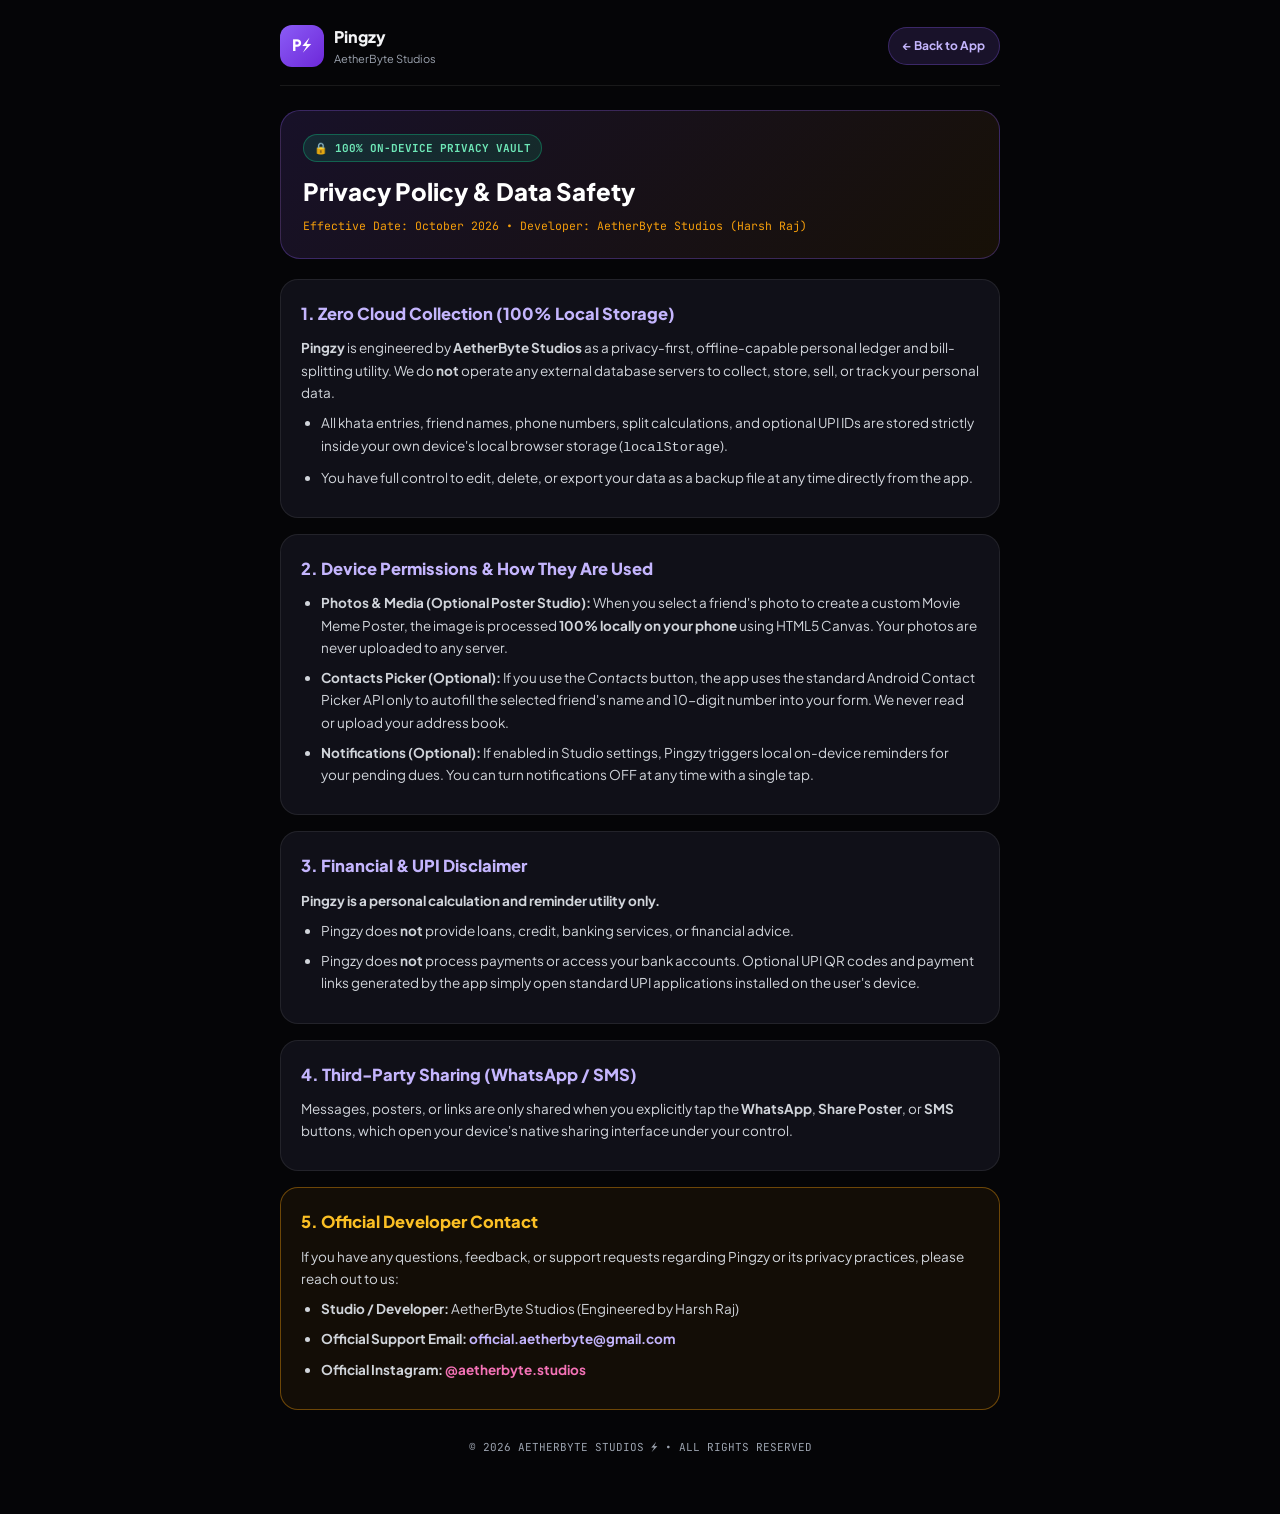
<file: privacy.html>
<!DOCTYPE html>
<html lang="en">
<head>
    <meta charset="UTF-8">
    <meta name="viewport" content="width=device-width, initial-scale=1.0">
    <meta name="theme-color" content="#050507">
    <title>Privacy Policy &mdash; Pingzy by AetherByte Studios</title>
    <link rel="preconnect" href="https://fonts.googleapis.com">
    <link rel="preconnect" href="https://fonts.gstatic.com" crossorigin>
    <link href="https://fonts.googleapis.com/css2?family=JetBrains+Mono:wght@600;700;800&family=Plus+Jakarta+Sans:wght@400;500;600;700;800&display=swap" rel="stylesheet">
    <style>
        :root {
            --bg: #050507;
            --card: #101018;
            --border: rgba(139, 92, 246, 0.3);
            --primary: #8b5cf6;
            --primary-light: #c4b5fd;
            --gold: #f59e0b;
            --emerald: #10b981;
            --text: #f3f4f6;
            --muted: #9ca3af;
        }
        * {
            box-sizing: border-box;
            margin: 0;
            padding: 0;
        }
        body {
            background-color: var(--bg);
            color: var(--text);
            font-family: 'Plus Jakarta Sans', sans-serif;
            line-height: 1.65;
            padding: 24px 16px 60px 16px;
        }
        .container {
            max-width: 720px;
            margin: 0 auto;
        }
        .top-bar {
            display: flex;
            justify-content: space-between;
            align-items: center;
            margin-bottom: 24px;
            padding-bottom: 16px;
            border-bottom: 1px solid rgba(255,255,255,0.08);
        }
        .brand-box {
            display: flex;
            align-items: center;
            gap: 10px;
        }
        .logo-badge {
            background: linear-gradient(135deg, #8b5cf6, #6d28d9);
            color: #fff;
            font-family: 'JetBrains Mono', monospace;
            font-weight: 800;
            padding: 8px 12px;
            border-radius: 12px;
            font-size: 16px;
        }
        .back-btn {
            background: rgba(139, 92, 246, 0.15);
            border: 1px solid var(--border);
            color: var(--primary-light);
            text-decoration: none;
            padding: 8px 14px;
            border-radius: 99px;
            font-size: 12px;
            font-weight: 700;
        }
        .hero-banner {
            background: linear-gradient(135deg, rgba(139, 92, 246, 0.14), rgba(245, 158, 11, 0.08));
            border: 1px solid var(--border);
            border-radius: 20px;
            padding: 22px;
            margin-bottom: 20px;
        }
        .hero-banner h1 {
            font-size: 24px;
            font-weight: 800;
            margin-bottom: 6px;
            color: #fff;
        }
        .meta-line {
            font-family: 'JetBrains Mono', monospace;
            font-size: 11.5px;
            color: var(--gold);
        }
        .policy-card {
            background: var(--card);
            border: 1px solid rgba(255, 255, 255, 0.08);
            border-radius: 18px;
            padding: 20px;
            margin-bottom: 16px;
        }
        .policy-card h2 {
            font-size: 16.5px;
            font-weight: 800;
            color: var(--primary-light);
            margin-bottom: 10px;
            display: flex;
            align-items: center;
            gap: 8px;
        }
        .policy-card p, .policy-card li {
            font-size: 13.5px;
            color: #d1d5db;
            margin-bottom: 8px;
        }
        .policy-card ul {
            padding-left: 20px;
        }
        .highlight-pill {
            display: inline-block;
            background: rgba(16, 185, 129, 0.15);
            border: 1px solid rgba(16, 185, 129, 0.4);
            color: #6ee7b7;
            font-family: 'JetBrains Mono', monospace;
            font-size: 11px;
            font-weight: 700;
            padding: 4px 10px;
            border-radius: 99px;
            margin-bottom: 10px;
        }
        .contact-box {
            border: 1px solid rgba(245, 158, 11, 0.4);
            background: rgba(245, 158, 11, 0.06);
        }
        a {
            color: var(--primary-light);
            text-decoration: none;
            font-weight: 700;
        }
        .footer {
            text-align: center;
            margin-top: 28px;
            font-family: 'JetBrains Mono', monospace;
            font-size: 11px;
            color: var(--muted);
        }
    </style>
</head>
<body>
    <div class="container">
        <div class="top-bar">
            <div class="brand-box">
                <div class="logo-badge">P&#9889;</div>
                <div>
                    <div style="font-weight: 800; font-size: 16px;">Pingzy</div>
                    <div style="font-size: 11px; color: var(--muted);">AetherByte Studios</div>
                </div>
            </div>
            <a href="./index.html" class="back-btn">&larr; Back to App</a>
        </div>

        <div class="hero-banner">
            <span class="highlight-pill">&#128274; 100% ON-DEVICE PRIVACY VAULT</span>
            <h1>Privacy Policy &amp; Data Safety</h1>
            <div class="meta-line">Effective Date: October 2026 &bull; Developer: AetherByte Studios (Harsh Raj)</div>
        </div>

        <div class="policy-card">
            <h2>1. Zero Cloud Collection (100% Local Storage)</h2>
            <p>
                <strong>Pingzy</strong> is engineered by <strong>AetherByte Studios</strong> as a privacy-first, offline-capable personal ledger and bill-splitting utility. We do <strong>not</strong> operate any external database servers to collect, store, sell, or track your personal data.
            </p>
            <ul>
                <li>All khata entries, friend names, phone numbers, split calculations, and optional UPI IDs are stored strictly inside your own device's local browser storage (<code>localStorage</code>).</li>
                <li>You have full control to edit, delete, or export your data as a backup file at any time directly from the app.</li>
            </ul>
        </div>

        <div class="policy-card">
            <h2>2. Device Permissions &amp; How They Are Used</h2>
            <ul>
                <li><strong>Photos &amp; Media (Optional Poster Studio):</strong> When you select a friend's photo to create a custom Movie Meme Poster, the image is processed <strong>100% locally on your phone</strong> using HTML5 Canvas. Your photos are never uploaded to any server.</li>
                <li><strong>Contacts Picker (Optional):</strong> If you use the <em>Contacts</em> button, the app uses the standard Android Contact Picker API only to autofill the selected friend's name and 10-digit number into your form. We never read or upload your address book.</li>
                <li><strong>Notifications (Optional):</strong> If enabled in Studio settings, Pingzy triggers local on-device reminders for your pending dues. You can turn notifications OFF at any time with a single tap.</li>
            </ul>
        </div>

        <div class="policy-card">
            <h2>3. Financial &amp; UPI Disclaimer</h2>
            <p>
                <strong>Pingzy is a personal calculation and reminder utility only.</strong>
            </p>
            <ul>
                <li>Pingzy does <strong>not</strong> provide loans, credit, banking services, or financial advice.</li>
                <li>Pingzy does <strong>not</strong> process payments or access your bank accounts. Optional UPI QR codes and payment links generated by the app simply open standard UPI applications installed on the user's device.</li>
            </ul>
        </div>

        <div class="policy-card">
            <h2>4. Third-Party Sharing (WhatsApp / SMS)</h2>
            <p>
                Messages, posters, or links are only shared when you explicitly tap the <strong>WhatsApp</strong>, <strong>Share Poster</strong>, or <strong>SMS</strong> buttons, which open your device's native sharing interface under your control.
            </p>
        </div>

        <div class="policy-card contact-box">
            <h2 style="color: #fbbf24;">5. Official Developer Contact</h2>
            <p>
                If you have any questions, feedback, or support requests regarding Pingzy or its privacy practices, please reach out to us:
            </p>
            <ul>
                <li><strong>Studio / Developer:</strong> AetherByte Studios (Engineered by Harsh Raj)</li>
                <li><strong>Official Support Email:</strong> <a href="mailto:official.aetherbyte@gmail.com">official.aetherbyte@gmail.com</a></li>
                <li><strong>Official Instagram:</strong> <a href="https://instagram.com/aetherbyte.studios" target="_blank" rel="noopener" style="color:#f472b6;">@aetherbyte.studios</a></li>
            </ul>
        </div>

        <div class="footer">
            &copy; 2026 AETHERBYTE STUDIOS ⚡ &bull; ALL RIGHTS RESERVED
        </div>
    </div>
</body>
</html>
</file>
<file: style.css>
:root {
    --bg-oled: #040406;
    --surface-1: #0c0c12;
    --surface-2: #13131c;
    --border-subtle: rgba(255, 255, 255, 0.08);
    --border-highlight: rgba(255, 255, 255, 0.15);
    --primary: #8b5cf6;
    --primary-dark: #6d28d9;
    --primary-light: #ddd6fe;
    --primary-surface: rgba(139, 92, 246, 0.16);
    --primary-glow: rgba(139, 92, 246, 0.42);
    --accent-gold: #facc15;
}

* {
    box-sizing: border-box;
    margin: 0;
    padding: 0;
    font-family: "Plus Jakarta Sans", -apple-system, BlinkMacSystemFont, "Segoe UI", Roboto, sans-serif;
    -webkit-tap-highlight-color: transparent;
}

body {
    background-color: var(--bg-oled);
    color: #f8fafc;
    min-height: 100vh;
    overflow-x: hidden;
    user-select: none;
}

/* CONFETTI CANVAS */
.confetti-canvas {
    position: fixed;
    inset: 0;
    width: 100%;
    height: 100%;
    pointer-events: none;
    z-index: 99998;
}

/* SPLASH SCREEN */
.splash-screen {
    position: fixed;
    inset: 0;
    background: #030305;
    display: flex;
    justify-content: center;
    align-items: center;
    z-index: 99999;
    transition: opacity 0.4s ease, visibility 0.4s ease;
}

.splash-screen.fade-out {
    opacity: 0;
    visibility: hidden;
    pointer-events: none;
}

.splash-content {
    text-align: center;
    animation: splashPop 0.5s cubic-bezier(0.16, 1, 0.3, 1) forwards;
}

.splash-logo {
    width: 80px;
    height: 80px;
    margin: 0 auto 14px;
    background: linear-gradient(135deg, var(--primary), var(--primary-dark));
    border-radius: 24px;
    display: flex;
    justify-content: center;
    align-items: center;
    font-size: 36px;
    font-weight: 900;
    color: #ffffff;
    box-shadow: 0 14px 35px var(--primary-glow);
    border: 1px solid rgba(255, 255, 255, 0.25);
}

.splash-brand {
    font-size: 28px;
    font-weight: 900;
    letter-spacing: -0.6px;
    color: #ffffff;
}

.splash-tagline {
    font-size: 11px;
    color: #94a3b8;
    text-transform: uppercase;
    letter-spacing: 1.5px;
    margin: 4px 0 22px;
}

.splash-loader {
    width: 30px;
    height: 30px;
    margin: 0 auto;
    border: 3px solid rgba(255, 255, 255, 0.1);
    border-top-color: var(--primary);
    border-radius: 50%;
    animation: spin 0.7s linear infinite;
}

@keyframes spin { to { transform: rotate(360deg); } }
@keyframes splashPop {
    0% { transform: scale(0.88); opacity: 0; }
    100% { transform: scale(1); opacity: 1; }
}

/* NATIVE APP SHELL */
.app-shell {
    max-width: 480px;
    margin: 0 auto;
    min-height: 100vh;
    background: var(--bg-oled);
    position: relative;
    padding-bottom: 96px;
    border-left: 1px solid rgba(255, 255, 255, 0.04);
    border-right: 1px solid rgba(255, 255, 255, 0.04);
}

/* APP HEADER */
.app-header {
    position: sticky;
    top: 0;
    z-index: 50;
    background: rgba(4, 4, 6, 0.85);
    backdrop-filter: blur(16px);
    -webkit-backdrop-filter: blur(16px);
    padding: 14px 18px;
    display: flex;
    justify-content: space-between;
    align-items: center;
    border-bottom: 1px solid var(--border-subtle);
}

.brand-row {
    display: flex;
    align-items: center;
    gap: 11px;
}

.app-logo-badge {
    width: 38px;
    height: 38px;
    border-radius: 12px;
    background: linear-gradient(135deg, var(--primary), var(--primary-dark));
    display: flex;
    align-items: center;
    justify-content: center;
    font-weight: 900;
    font-size: 16px;
    color: #ffffff;
    box-shadow: 0 4px 14px var(--primary-glow);
}

.brand {
    font-size: 19px;
    font-weight: 900;
    letter-spacing: -0.4px;
    color: #ffffff;
}

.tagline {
    font-size: 11px;
    color: #94a3b8;
}

.header-right {
    display: flex;
    align-items: center;
    gap: 8px;
}

.mini-pill {
    background: var(--surface-2);
    border: 1px solid var(--border-subtle);
    color: #e2e8f0;
    padding: 5px 10px;
    border-radius: 999px;
    font-size: 11px;
    font-weight: 800;
    cursor: pointer;
}

.status-dot {
    width: 8px;
    height: 8px;
    border-radius: 50%;
    background: #22c55e;
    box-shadow: 0 0 8px #22c55e;
}

/* VIEWPORT & VIEWS */
.app-viewport {
    padding: 16px;
}

.app-view {
    display: none;
    animation: viewFade 0.22s ease;
}

.app-view.active {
    display: block;
}

@keyframes viewFade {
    from { opacity: 0; transform: translateY(6px); }
    to { opacity: 1; transform: translateY(0); }
}

/* CRED-STYLE HERO VAULT CARD */
.hero-vault-card {
    background: radial-gradient(120% 120% at 100% 0%, var(--primary-surface) 0%, var(--surface-1) 70%);
    border: 1px solid var(--border-highlight);
    border-radius: 24px;
    padding: 20px 18px;
    margin-bottom: 14px;
    box-shadow: 0 18px 40px rgba(0, 0, 0, 0.65), inset 0 1px 0 rgba(255, 255, 255, 0.12);
}

.vault-top {
    display: flex;
    justify-content: space-between;
    align-items: flex-start;
    margin-bottom: 18px;
}

.vault-label {
    font-size: 10px;
    font-weight: 800;
    letter-spacing: 1.2px;
    color: #94a3b8;
    display: block;
    margin-bottom: 4px;
}

.vault-big-amount {
    font-family: "JetBrains Mono", monospace;
    font-size: 32px;
    font-weight: 800;
    color: #ffffff;
    letter-spacing: -1px;
}

.vault-chip {
    background: var(--primary-surface);
    border: 1px solid var(--primary);
    color: var(--primary-light);
    font-size: 11px;
    font-weight: 800;
    padding: 6px 12px;
    border-radius: 999px;
    cursor: pointer;
    box-shadow: 0 4px 12px rgba(0, 0, 0, 0.3);
    transition: transform 0.15s ease;
}

.vault-chip:active {
    transform: scale(0.95);
}

.vault-stats-row {
    display: flex;
    justify-content: space-between;
    align-items: center;
    padding-top: 14px;
    border-top: 1px solid var(--border-subtle);
}

.vault-stat {
    flex: 1;
    text-align: center;
}

.vault-stat span {
    display: block;
    font-size: 10px;
    color: #94a3b8;
    margin-bottom: 3px;
}

.vault-stat strong {
    font-family: "JetBrains Mono", monospace;
    font-size: 15px;
    font-weight: 800;
    color: #ffffff;
}

.recovered-text {
    color: #4ade80 !important;
}

.vault-divider {
    width: 1px;
    height: 26px;
    background: var(--border-subtle);
}

/* SUB-TABS: TO COLLECT vs I OWE */
.sub-tabs-row {
    display: flex;
    gap: 8px;
    background: var(--surface-1);
    padding: 5px;
    border-radius: 16px;
    border: 1px solid var(--border-subtle);
    margin-bottom: 14px;
}

.sub-tab {
    flex: 1;
    background: transparent;
    border: 1px solid transparent;
    color: #94a3b8;
    padding: 9px 10px;
    border-radius: 12px;
    font-size: 12px;
    font-weight: 800;
    cursor: pointer;
    display: flex;
    align-items: center;
    justify-content: center;
    gap: 6px;
    transition: all 0.2s ease;
}

.sub-tab.active {
    background: var(--primary-surface);
    color: #ffffff;
    border-color: var(--primary);
}

.mini-count {
    background: rgba(255, 255, 255, 0.12);
    color: #ffffff;
    padding: 2px 7px;
    border-radius: 999px;
    font-size: 10px;
}

/* SEARCH & SORT BAR */
.search-sort-bar {
    display: flex;
    gap: 8px;
    margin-bottom: 14px;
}

.search-box {
    flex: 1;
    position: relative;
    display: flex;
    align-items: center;
}

.search-icon {
    position: absolute;
    left: 12px;
    font-size: 13px;
    opacity: 0.6;
}

.search-box input {
    width: 100%;
    padding: 10px 12px 10px 34px;
    background: var(--surface-1);
    border: 1px solid var(--border-subtle);
    border-radius: 14px;
    font-size: 13px;
    color: #ffffff;
}

.sort-chip {
    background: var(--surface-1);
    border: 1px solid var(--border-subtle);
    color: #e2e8f0;
    padding: 0 12px;
    border-radius: 14px;
    font-size: 11px;
    font-weight: 800;
    cursor: pointer;
    white-space: nowrap;
}

/* LIST SECTION HEADER */
.list-section-head {
    display: flex;
    justify-content: space-between;
    align-items: center;
    margin-bottom: 10px;
    padding: 0 2px;
}

.list-section-head span:first-child {
    font-size: 12px;
    font-weight: 800;
    color: #94a3b8;
    text-transform: uppercase;
    letter-spacing: 0.8px;
}

.count-pill {
    background: var(--surface-2);
    color: var(--primary-light);
    border: 1px solid var(--border-subtle);
    padding: 3px 9px;
    border-radius: 999px;
    font-size: 11px;
    font-weight: 800;
}

/* EMPTY STATE & DEMO BUTTON */
.empty-state {
    background: var(--surface-1);
    border: 1px solid var(--border-subtle);
    border-radius: 22px;
    padding: 34px 18px;
    text-align: center;
    margin-top: 6px;
}

.empty-glow-circle {
    width: 64px;
    height: 64px;
    margin: 0 auto 14px;
    border-radius: 20px;
    background: var(--primary-surface);
    border: 1px solid var(--primary);
    display: flex;
    align-items: center;
    justify-content: center;
    font-size: 28px;
    box-shadow: 0 8px 25px var(--primary-glow);
}

.empty-state h3 {
    font-size: 17px;
    font-weight: 800;
    margin-bottom: 6px;
}

.empty-state p {
    font-size: 12px;
    color: #94a3b8;
    line-height: 1.5;
    margin-bottom: 16px;
}

.empty-actions {
    display: flex;
    gap: 8px;
    justify-content: center;
    flex-wrap: wrap;
}

.small-button {
    background: linear-gradient(135deg, var(--primary), var(--primary-dark));
    color: #ffffff;
    border: none;
    padding: 10px 16px;
    border-radius: 12px;
    font-size: 12px;
    font-weight: 800;
    cursor: pointer;
    box-shadow: 0 4px 14px var(--primary-glow);
}

.demo-button {
    background: var(--surface-2);
    color: #fde047;
    border: 1px solid rgba(250, 204, 21, 0.4);
    padding: 10px 16px;
    border-radius: 12px;
    font-size: 12px;
    font-weight: 800;
    cursor: pointer;
}

/* NATIVE APP DEBT CARDS & PASSBOOK LOGS */
.debt-card {
    background: var(--surface-1);
    border: 1px solid var(--border-subtle);
    border-top: 1px solid var(--border-highlight);
    border-radius: 20px;
    padding: 15px;
    margin-bottom: 12px;
    box-shadow: 0 8px 20px rgba(0, 0, 0, 0.4);
}

.iowe-card {
    border-left: 3px solid #ef4444;
}

.paid-card {
    opacity: 0.88;
    border-color: rgba(34, 197, 94, 0.25);
}

.debt-top {
    display: flex;
    justify-content: space-between;
    align-items: center;
    margin-bottom: 10px;
}

.person-wrap {
    display: flex;
    align-items: center;
    gap: 10px;
}

.avatar-circle {
    width: 40px;
    height: 40px;
    border-radius: 13px;
    background: linear-gradient(135deg, var(--primary), var(--primary-dark));
    color: #ffffff;
    display: flex;
    align-items: center;
    justify-content: center;
    font-weight: 900;
    font-size: 16px;
    flex-shrink: 0;
}

.person {
    font-size: 15px;
    font-weight: 800;
    color: #ffffff;
}

.debt-info {
    font-size: 12px;
    color: #94a3b8;
    margin-top: 2px;
}

.debt-amount {
    font-family: "JetBrains Mono", monospace;
    font-size: 18px;
    font-weight: 800;
    color: var(--accent-gold);
}

.iowe-amount {
    color: #f87171 !important;
}

/* MINI-PASSBOOK ITEMIZED LIST INSIDE CARD */
.passbook-box {
    background: #07070b;
    border: 1px solid var(--border-subtle);
    border-radius: 11px;
    padding: 8px 10px;
    margin-bottom: 10px;
    font-size: 11px;
    color: #94a3b8;
}

.passbook-row {
    display: flex;
    justify-content: space-between;
    padding: 3px 0;
    border-bottom: 1px dashed rgba(255, 255, 255, 0.05);
}

.passbook-row:last-child {
    border-bottom: none;
}

/* PARTIAL PAYMENT PROGRESS BAR */
.progress-track {
    width: 100%;
    height: 5px;
    background: #1e293b;
    border-radius: 999px;
    overflow: hidden;
    margin-bottom: 10px;
}

.progress-fill {
    height: 100%;
    background: linear-gradient(90deg, #22c55e, #4ade80);
    border-radius: 999px;
}

.badge-row {
    display: flex;
    flex-wrap: wrap;
    gap: 6px;
    margin-bottom: 12px;
}

.badge {
    font-size: 10px;
    font-weight: 800;
    padding: 4px 8px;
    border-radius: 7px;
    background: var(--surface-2);
    color: #cbd5e1;
}

.badge-vibe {
    background: var(--primary-surface);
    color: var(--primary-light);
}

/* FRIEND TRUST SCORE BADGES */
.badge-trust-vip {
    background: rgba(16, 185, 129, 0.15);
    color: #6ee7b7;
    border: 1px solid rgba(16, 185, 129, 0.35);
}

.badge-trust-slow {
    background: rgba(245, 158, 11, 0.16);
    color: #fcd34d;
    border: 1px solid rgba(245, 158, 11, 0.35);
}

.badge-trust-ghost {
    background: rgba(239, 68, 68, 0.2);
    color: #fca5a5;
    border: 1px solid rgba(239, 68, 68, 0.45);
}

.badge-paid {
    background: rgba(34, 197, 94, 0.16);
    color: #86efac;
}

.badge-history {
    background: #172554;
    color: #93c5fd;
}

.debt-actions {
    display: flex;
    gap: 5px;
}

.debt-actions button {
    flex: 1;
    background: var(--surface-2);
    border: 1px solid var(--border-subtle);
    color: #f1f5f9;
    padding: 9px 5px;
    border-radius: 11px;
    font-size: 11px;
    font-weight: 800;
    cursor: pointer;
    white-space: nowrap;
}

.remind-button {
    background: linear-gradient(135deg, var(--primary), var(--primary-dark)) !important;
    border: none !important;
    color: #ffffff !important;
    flex: 1.25 !important;
}

.add-more-btn {
    color: #fcd34d !important;
    border-color: rgba(250, 204, 21, 0.28) !important;
}

.cert-button {
    background: rgba(34, 197, 94, 0.16) !important;
    border-color: rgba(34, 197, 94, 0.4) !important;
    color: #86efac !important;
}

.part-pay-btn {
    color: #93c5fd !important;
}

.delete-icon-btn {
    flex: 0.42 !important;
    color: #fca5a5 !important;
}

/* STUDIO HUB VIEW */
.studio-section {
    background: var(--surface-1);
    border: 1px solid var(--border-subtle);
    border-radius: 20px;
    padding: 16px;
    margin-bottom: 14px;
}

.studio-heading {
    font-size: 15px;
    font-weight: 800;
    margin-bottom: 4px;
}

.studio-sub {
    font-size: 12px;
    color: #94a3b8;
    margin-bottom: 12px;
    line-height: 1.4;
}

.theme-selector-grid {
    display: grid;
    grid-template-columns: repeat(2, 1fr);
    gap: 8px;
}

.theme-card {
    background: var(--surface-2);
    border: 1px solid var(--border-subtle);
    border-radius: 14px;
    padding: 11px;
    color: #ffffff;
    display: flex;
    align-items: center;
    gap: 10px;
    cursor: pointer;
    font-size: 12px;
}

.theme-card.active {
    border-color: var(--primary);
    background: var(--primary-surface);
}

.swatch {
    width: 20px;
    height: 20px;
    border-radius: 50%;
    flex-shrink: 0;
}
.swatch-purple { background: linear-gradient(135deg, #8b5cf6, #6d28d9); }
.swatch-emerald { background: linear-gradient(135deg, #10b981, #047857); }
.swatch-red { background: linear-gradient(135deg, #ef4444, #b91c1c); }
.swatch-ocean { background: linear-gradient(135deg, #06b6d4, #0369a1); }

.upi-input-row { display: flex; gap: 8px; }
.upi-save-btn {
    background: var(--primary);
    color: #ffffff;
    border: none;
    padding: 0 18px;
    border-radius: 12px;
    font-weight: 800;
    font-size: 13px;
    cursor: pointer;
}

.backup-grid { display: flex; gap: 8px; }
.studio-action-btn {
    flex: 1;
    background: var(--surface-2);
    border: 1px solid var(--border-highlight);
    color: #ffffff;
    padding: 11px;
    border-radius: 12px;
    font-size: 12px;
    font-weight: 800;
    text-align: center;
    cursor: pointer;
}

.pref-row {
    display: flex;
    justify-content: space-between;
    align-items: center;
    font-size: 13px;
    color: #cbd5e1;
}

.pref-toggle-btn {
    background: var(--surface-2);
    border: 1px solid var(--primary);
    color: #ffffff;
    padding: 7px 12px;
    border-radius: 10px;
    font-size: 12px;
    font-weight: 800;
    cursor: pointer;
}

/* NATIVE BOTTOM NAVIGATION DOCK */
.bottom-nav-dock {
    position: fixed;
    bottom: 0;
    left: 50%;
    transform: translateX(-50%);
    width: 100%;
    max-width: 480px;
    height: 72px;
    background: rgba(10, 10, 16, 0.94);
    backdrop-filter: blur(20px);
    -webkit-backdrop-filter: blur(20px);
    border-top: 1px solid var(--border-highlight);
    display: flex;
    justify-content: space-around;
    align-items: center;
    padding: 0 8px;
    z-index: 900;
}

.nav-item {
    flex: 1;
    background: transparent;
    border: none;
    color: #64748b;
    display: flex;
    flex-direction: column;
    align-items: center;
    gap: 4px;
    cursor: pointer;
    padding: 6px 0;
}

.nav-item.active { color: #ffffff; }
.nav-item.active .nav-icon {
    transform: translateY(-2px);
    filter: drop-shadow(0 0 8px var(--primary-glow));
}

.nav-icon { font-size: 19px; }
.nav-label { font-size: 10px; font-weight: 800; }

.fab-wrapper { position: relative; top: -18px; padding: 0 6px; }
.fab-add-btn {
    width: 56px;
    height: 56px;
    border-radius: 20px;
    background: linear-gradient(135deg, var(--primary), var(--primary-dark));
    color: #ffffff;
    border: 2px solid rgba(255, 255, 255, 0.25);
    font-size: 26px;
    font-weight: 900;
    cursor: pointer;
    box-shadow: 0 10px 26px var(--primary-glow);
    display: flex;
    align-items: center;
    justify-content: center;
}

/* NATIVE BOTTOM SHEET MODALS */
.modal-overlay {
    position: fixed;
    inset: 0;
    background: rgba(0, 0, 0, 0.82);
    backdrop-filter: blur(6px);
    display: none;
    justify-content: center;
    align-items: flex-end;
    z-index: 1000;
}

.modal-overlay.show { display: flex; }

.modal {
    background: var(--surface-1);
    border: 1px solid var(--border-highlight);
    width: 100%;
    max-width: 480px;
    padding: 14px 20px 24px;
    max-height: 92vh;
    overflow-y: auto;
}

.bottom-sheet {
    border-radius: 28px 28px 0 0;
    animation: slideUpSheet 0.28s cubic-bezier(0.16, 1, 0.3, 1);
}

@keyframes slideUpSheet {
    from { transform: translateY(100%); }
    to { transform: translateY(0); }
}

.sheet-handle {
    width: 42px;
    height: 5px;
    background: rgba(255, 255, 255, 0.2);
    border-radius: 999px;
    margin: 0 auto 14px;
}

.modal-header {
    display: flex;
    justify-content: space-between;
    align-items: flex-start;
    margin-bottom: 12px;
}

.modal-header h2 { font-size: 18px; font-weight: 900; }
.modal-header p { font-size: 12px; color: #94a3b8; margin-top: 2px; }

.close-button {
    background: var(--surface-2);
    border: 1px solid var(--border-subtle);
    color: #cbd5e1;
    width: 32px;
    height: 32px;
    border-radius: 50%;
    font-size: 18px;
    cursor: pointer;
}

/* DIRECTION SWITCH & QUICK CHIPS */
.type-switch-bar {
    display: flex;
    gap: 8px;
    background: #060609;
    padding: 5px;
    border-radius: 14px;
    border: 1px solid var(--border-subtle);
    margin-bottom: 12px;
}

.type-switch-btn {
    flex: 1;
    background: transparent;
    border: 1px solid transparent;
    color: #94a3b8;
    padding: 9px 6px;
    border-radius: 10px;
    font-size: 11px;
    font-weight: 800;
    cursor: pointer;
}

.type-switch-btn.active {
    background: var(--primary-surface);
    border-color: var(--primary);
    color: #ffffff;
}

.quick-chips-row {
    display: flex;
    flex-wrap: wrap;
    gap: 6px;
}

.amt-chip,
.friend-chip {
    background: var(--surface-2);
    border: 1px solid var(--border-highlight);
    color: #e2e8f0;
    padding: 6px 11px;
    border-radius: 999px;
    font-size: 11px;
    font-weight: 800;
    cursor: pointer;
}

.amt-chip:active,
.friend-chip:active {
    background: var(--primary);
    color: #ffffff;
}

.label-row {
    display: flex;
    justify-content: space-between;
    align-items: center;
    margin: 10px 0 6px;
}

.contact-picker-btn {
    background: var(--primary-surface);
    border: 1px solid var(--primary);
    color: var(--primary-light);
    padding: 5px 10px;
    border-radius: 9px;
    font-size: 11px;
    font-weight: 800;
    cursor: pointer;
}

label {
    display: block;
    font-size: 12px;
    font-weight: 800;
    color: #cbd5e1;
    margin: 10px 0 6px;
}

.optional { color: #64748b; font-weight: 500; }

input {
    width: 100%;
    background: #060609;
    border: 1px solid var(--border-subtle);
    color: #ffffff;
    padding: 12px 14px;
    border-radius: 13px;
    font-size: 14px;
    outline: none;
}

input:focus { border-color: var(--primary); }
.input-error { border-color: #ef4444 !important; }
.field-error { display: none; font-size: 11px; color: #f87171; margin-top: 4px; }
.field-error.show { display: block; }

.date-time-row { display: flex; gap: 10px; }
.date-col { flex: 1.3; }
.time-col { flex: 1; }

.vibe-grid {
    display: grid;
    grid-template-columns: repeat(4, 1fr);
    gap: 6px;
    margin-bottom: 16px;
}

.vibe {
    background: #060609;
    border: 1px solid var(--border-subtle);
    color: #cbd5e1;
    padding: 9px 4px;
    border-radius: 12px;
    font-size: 17px;
    cursor: pointer;
    display: flex;
    flex-direction: column;
    align-items: center;
    gap: 4px;
}

.vibe span { font-size: 10px; font-weight: 800; }
.vibe.active {
    background: var(--primary-surface);
    border-color: var(--primary);
    color: #ffffff;
}

.generate-button,
.calc-action-btn {
    width: 100%;
    background: linear-gradient(135deg, var(--primary), var(--primary-dark));
    color: #ffffff;
    border: none;
    padding: 14px;
    border-radius: 14px;
    font-size: 14px;
    font-weight: 800;
    cursor: pointer;
    box-shadow: 0 6px 20px var(--primary-glow);
}

/* BILL ROULETTE */
.calc-dual-buttons {
    display: flex;
    gap: 8px;
}

.roulette-btn {
    background: linear-gradient(135deg, #f59e0b, #d97706);
    color: #ffffff;
    border: none;
    padding: 14px;
    border-radius: 14px;
    font-size: 13px;
    font-weight: 800;
    cursor: pointer;
    box-shadow: 0 6px 18px rgba(245, 158, 11, 0.35);
}

.roulette-result-box {
    margin-top: 14px;
    background: radial-gradient(circle, rgba(245, 158, 11, 0.22) 0%, #09090f 100%);
    border: 1px solid #f59e0b;
    border-radius: 16px;
    padding: 16px;
    text-align: center;
}

.roulette-title {
    font-size: 10px;
    font-weight: 800;
    letter-spacing: 1px;
    color: #fcd34d;
}

.roulette-winner {
    font-size: 26px;
    font-weight: 900;
    color: #ffffff;
    margin: 6px 0;
}

/* SPECIAL VIRAL MODES BAR (AI BOT, BARTER, FILMY, TAX) */
.special-modes-bar {
    display: grid;
    grid-template-columns: repeat(2, 1fr);
    gap: 6px;
    margin-bottom: 10px;
}

.mode-pill {
    background: var(--surface-2);
    border: 1px solid var(--border-highlight);
    color: #f8fafc;
    padding: 8px 6px;
    border-radius: 11px;
    font-size: 11px;
    font-weight: 800;
    cursor: pointer;
    transition: all 0.15s ease;
}

.mode-pill:active {
    background: var(--primary);
    border-color: #ffffff;
    transform: scale(0.96);
}

/* EXCUSE BUSTER */
.excuse-buster-box {
    background: #08080d;
    border: 1px solid var(--border-subtle);
    border-radius: 14px;
    padding: 10px;
    margin-bottom: 10px;
    text-align: left;
}

.excuse-title {
    font-size: 10px;
    font-weight: 800;
    color: var(--primary-light);
    text-transform: uppercase;
    margin-bottom: 7px;
}

.excuse-chips-row {
    display: flex;
    flex-wrap: wrap;
    gap: 6px;
}

.excuse-chip {
    background: var(--surface-2);
    border: 1px solid var(--border-highlight);
    color: #e2e8f0;
    padding: 6px 9px;
    border-radius: 9px;
    font-size: 11px;
    font-weight: 700;
    cursor: pointer;
}

.excuse-chip:active {
    background: var(--primary-surface);
    border-color: var(--primary);
}

/* UPI QR CODE BOX */
.qr-box {
    background: #ffffff;
    color: #09090b;
    border-radius: 16px;
    padding: 12px;
    margin-bottom: 12px;
    text-align: center;
}

.qr-label {
    font-size: 11px;
    font-weight: 800;
    margin-bottom: 6px;
    color: #1e293b;
}

#upiQrImg {
    width: 150px;
    height: 150px;
    border-radius: 8px;
}

.qr-upi-id {
    font-family: "JetBrains Mono", monospace;
    font-size: 11px;
    font-weight: 800;
    color: #475569;
    margin-top: 4px;
}

/* SPLIT RESULTS */
.split-summary-banner {
    background: var(--primary-surface);
    border: 1px solid var(--primary);
    color: var(--primary-light);
    padding: 10px;
    border-radius: 12px;
    font-size: 12px;
    font-weight: 800;
    text-align: center;
    margin-bottom: 10px;
}

.split-results-list {
    display: flex;
    flex-direction: column;
    gap: 8px;
    max-height: 220px;
    overflow-y: auto;
}

.split-item-card {
    background: #060609;
    border: 1px solid var(--border-subtle);
    border-radius: 13px;
    padding: 11px;
}

.split-item-head {
    display: flex;
    justify-content: space-between;
    margin-bottom: 4px;
}

.split-item-msg {
    font-size: 12px;
    color: #94a3b8;
    margin-bottom: 8px;
}

.split-item-actions { display: flex; gap: 6px; }

/* REMINDER SHEET */
.reminder-modal { text-align: center; }
.reminder-top {
    font-size: 11px;
    font-weight: 800;
    color: var(--primary-light);
    text-transform: uppercase;
    letter-spacing: 0.8px;
}
.recipient { font-size: 20px; font-weight: 900; margin-top: 2px; }
.recipient-phone { font-size: 12px; color: #94a3b8; }
.amount-display {
    font-family: "JetBrains Mono", monospace;
    font-size: 28px;
    font-weight: 800;
    color: var(--accent-gold);
    margin: 6px 0 8px;
}
.history-pill {
    display: inline-block;
    background: var(--surface-2);
    color: #cbd5e1;
    font-size: 11px;
    font-weight: 700;
    padding: 5px 12px;
    border-radius: 999px;
    margin-bottom: 10px;
}
.escalation-box {
    background: rgba(239, 68, 68, 0.15);
    border: 1px solid rgba(239, 68, 68, 0.35);
    border-radius: 12px;
    padding: 8px 12px;
    margin-bottom: 10px;
    display: flex;
    justify-content: space-between;
    align-items: center;
    font-size: 11px;
    color: #fca5a5;
}
.escalate-btn {
    background: #dc2626;
    color: #fff;
    border: none;
    padding: 6px 10px;
    border-radius: 8px;
    font-size: 11px;
    font-weight: 800;
    cursor: pointer;
}
.message-box {
    background: #060609;
    border: 1px solid var(--border-subtle);
    border-radius: 14px;
    padding: 11px;
    text-align: left;
    margin-bottom: 10px;
}
.message-label {
    font-size: 10px;
    font-weight: 800;
    text-transform: uppercase;
    color: var(--primary-light);
    margin-bottom: 4px;
}
.message-box p { font-size: 13px; line-height: 1.45; color: #f1f5f9; white-space: pre-line; }

.sticker-preview-box {
    background: #060609;
    border: 1px solid var(--border-subtle);
    border-radius: 16px;
    padding: 10px;
    margin-bottom: 12px;
}
.sticker-preview-label {
    font-size: 11px;
    color: var(--primary-light);
    font-weight: 700;
    margin-bottom: 6px;
}
#stickerPreviewImg {
    width: 165px;
    height: 165px;
    object-fit: contain;
    border-radius: 12px;
    cursor: pointer;
    background: #101018;
    margin-bottom: 8px;
}
.sticker-style-bar {
    display: flex;
    justify-content: center;
    gap: 6px;
    margin-bottom: 8px;
}
.style-chip {
    background: var(--surface-2);
    border: 1px solid var(--border-subtle);
    color: #cbd5e1;
    padding: 5px 10px;
    border-radius: 999px;
    font-size: 11px;
    font-weight: 700;
    cursor: pointer;
}
.style-chip.active {
    background: var(--primary-dark);
    border-color: var(--primary);
    color: #fff;
}
.custom-sticker-input { font-size: 12px; padding: 9px 11px; }

.reminder-actions { display: flex; flex-direction: column; gap: 8px; }
.primary-send-row, .secondary-send-row { display: flex; gap: 6px; }
.primary-send-row button, .secondary-send-row button {
    flex: 1;
    padding: 12px 6px;
    border-radius: 12px;
    border: none;
    font-size: 12px;
    font-weight: 800;
    cursor: pointer;
}
.whatsapp-button { background: #22c55e; color: #052e16; }
.sms-button { background: #3b82f6; color: #ffffff; }
.new-reply-button {
    background: var(--primary-surface);
    color: var(--primary-light);
    border: 1px solid var(--primary) !important;
}
.copy-button, .sticker-button { background: var(--surface-2); color: #f1f5f9; }
.done-button {
    background: transparent;
    border: none;
    color: #64748b;
    padding: 8px;
    font-weight: 700;
    cursor: pointer;
}

/* CONFIRM DIALOGS */
.confirm-modal {
    border-radius: 24px;
    margin: auto 16px;
    text-align: center;
    max-width: 360px;
}
.confirm-icon { font-size: 32px; margin-bottom: 6px; }
.confirm-modal h3 { font-size: 17px; margin-bottom: 6px; }
.confirm-modal p { font-size: 13px; color: #94a3b8; margin-bottom: 14px; }
.partial-input { margin-bottom: 14px; text-align: center; font-weight: 800; font-size: 16px; }
.confirm-actions { display: flex; gap: 8px; }
.cancel-delete-btn, .confirm-delete-btn {
    flex: 1;
    padding: 11px;
    border-radius: 12px;
    border: none;
    font-weight: 800;
    font-size: 13px;
    cursor: pointer;
}
.cancel-delete-btn { background: var(--surface-2); color: #e2e8f0; }
.confirm-delete-btn { background: #ef4444; color: #ffffff; }

.compliance-note {
    text-align: center;
    font-size: 11px;
    color: #64748b;
    margin-top: 20px;
    line-height: 1.5;
}

/* TOAST */
.toast {
    position: fixed;
    bottom: 84px;
    left: 50%;
    transform: translateX(-50%) translateY(120px);
    background: #181824;
    border: 1px solid var(--primary);
    color: #ffffff;
    padding: 10px 16px;
    border-radius: 999px;
    font-size: 12px;
    font-weight: 800;
    display: flex;
    align-items: center;
    gap: 10px;
    box-shadow: 0 12px 28px rgba(0, 0, 0, 0.7);
    transition: transform 0.25s ease;
    z-index: 2000;
    white-space: nowrap;
}
.toast.show { transform: translateX(-50%) translateY(0); }
.toast-undo-btn {
    background: var(--primary);
    color: #ffffff;
    border: none;
    padding: 4px 10px;
    border-radius: 999px;
    font-size: 11px;
    font-weight: 800;
    cursor: pointer;
}
</file>
